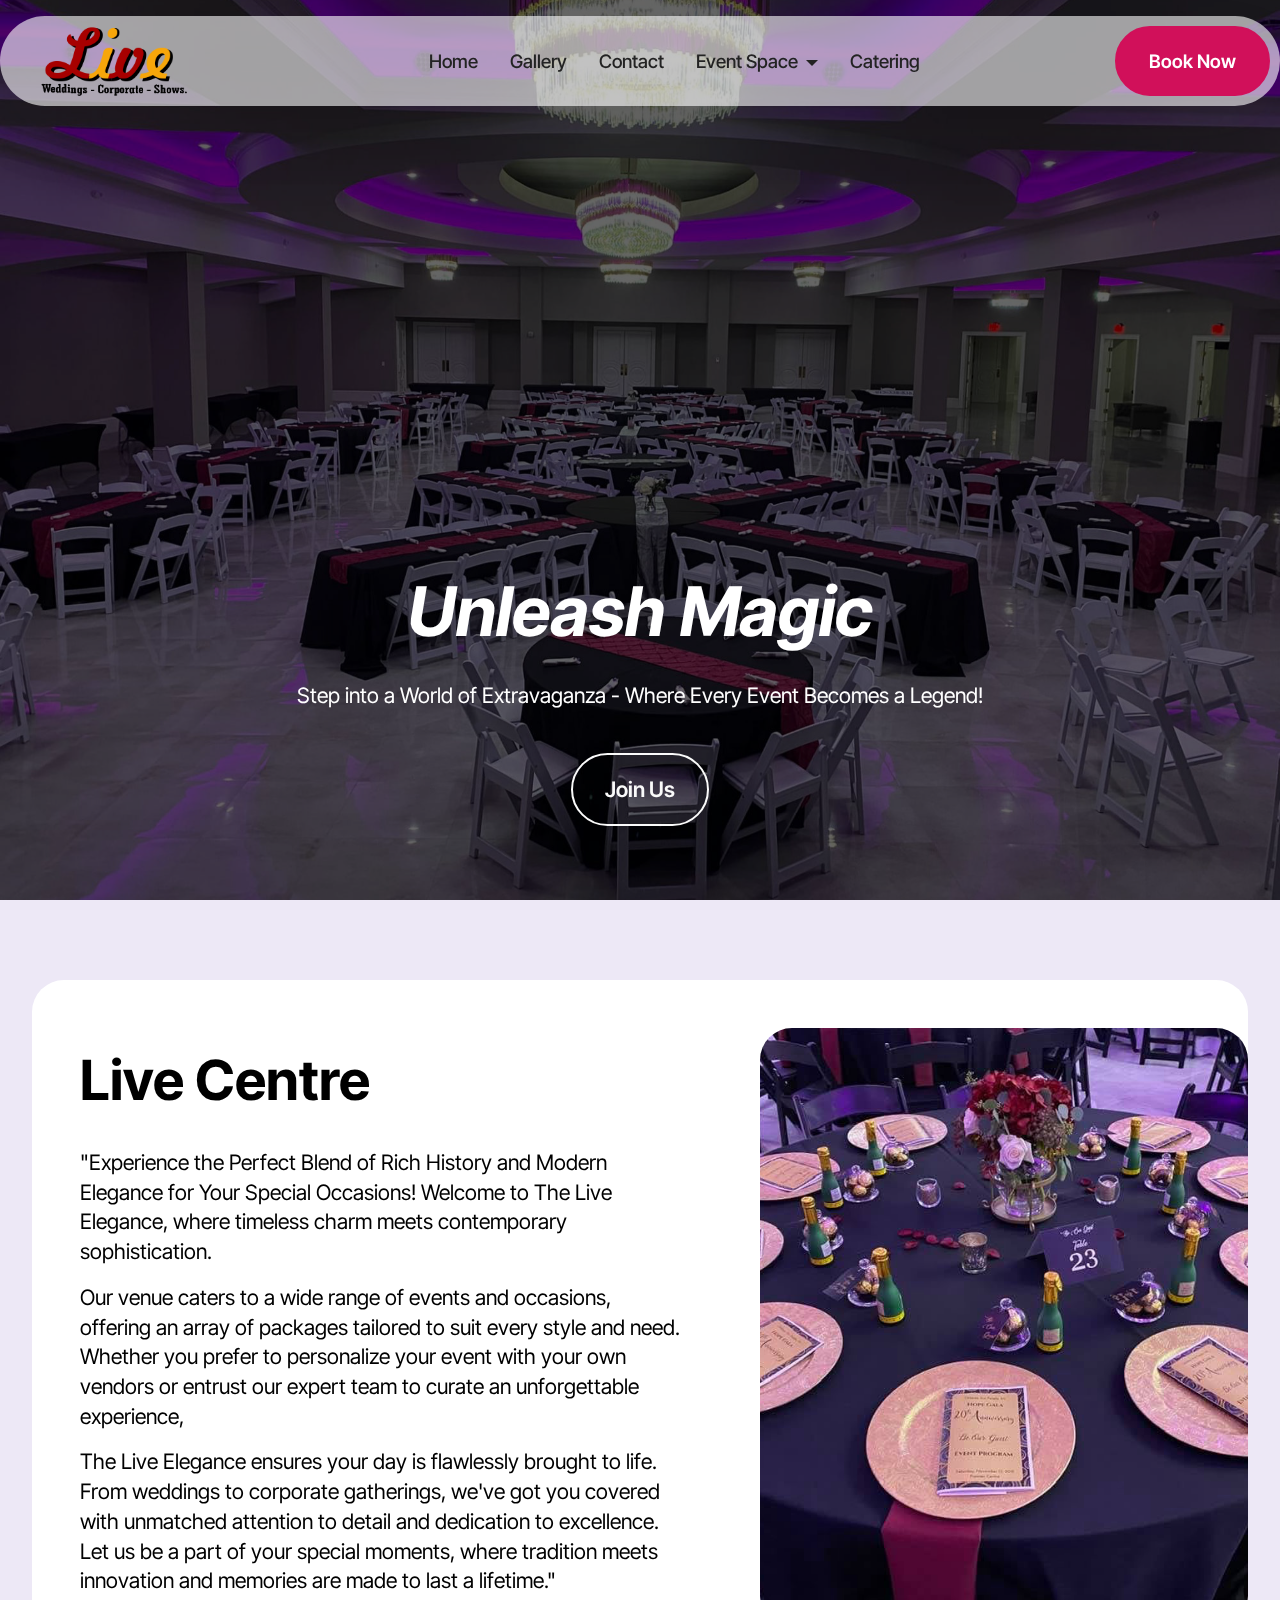
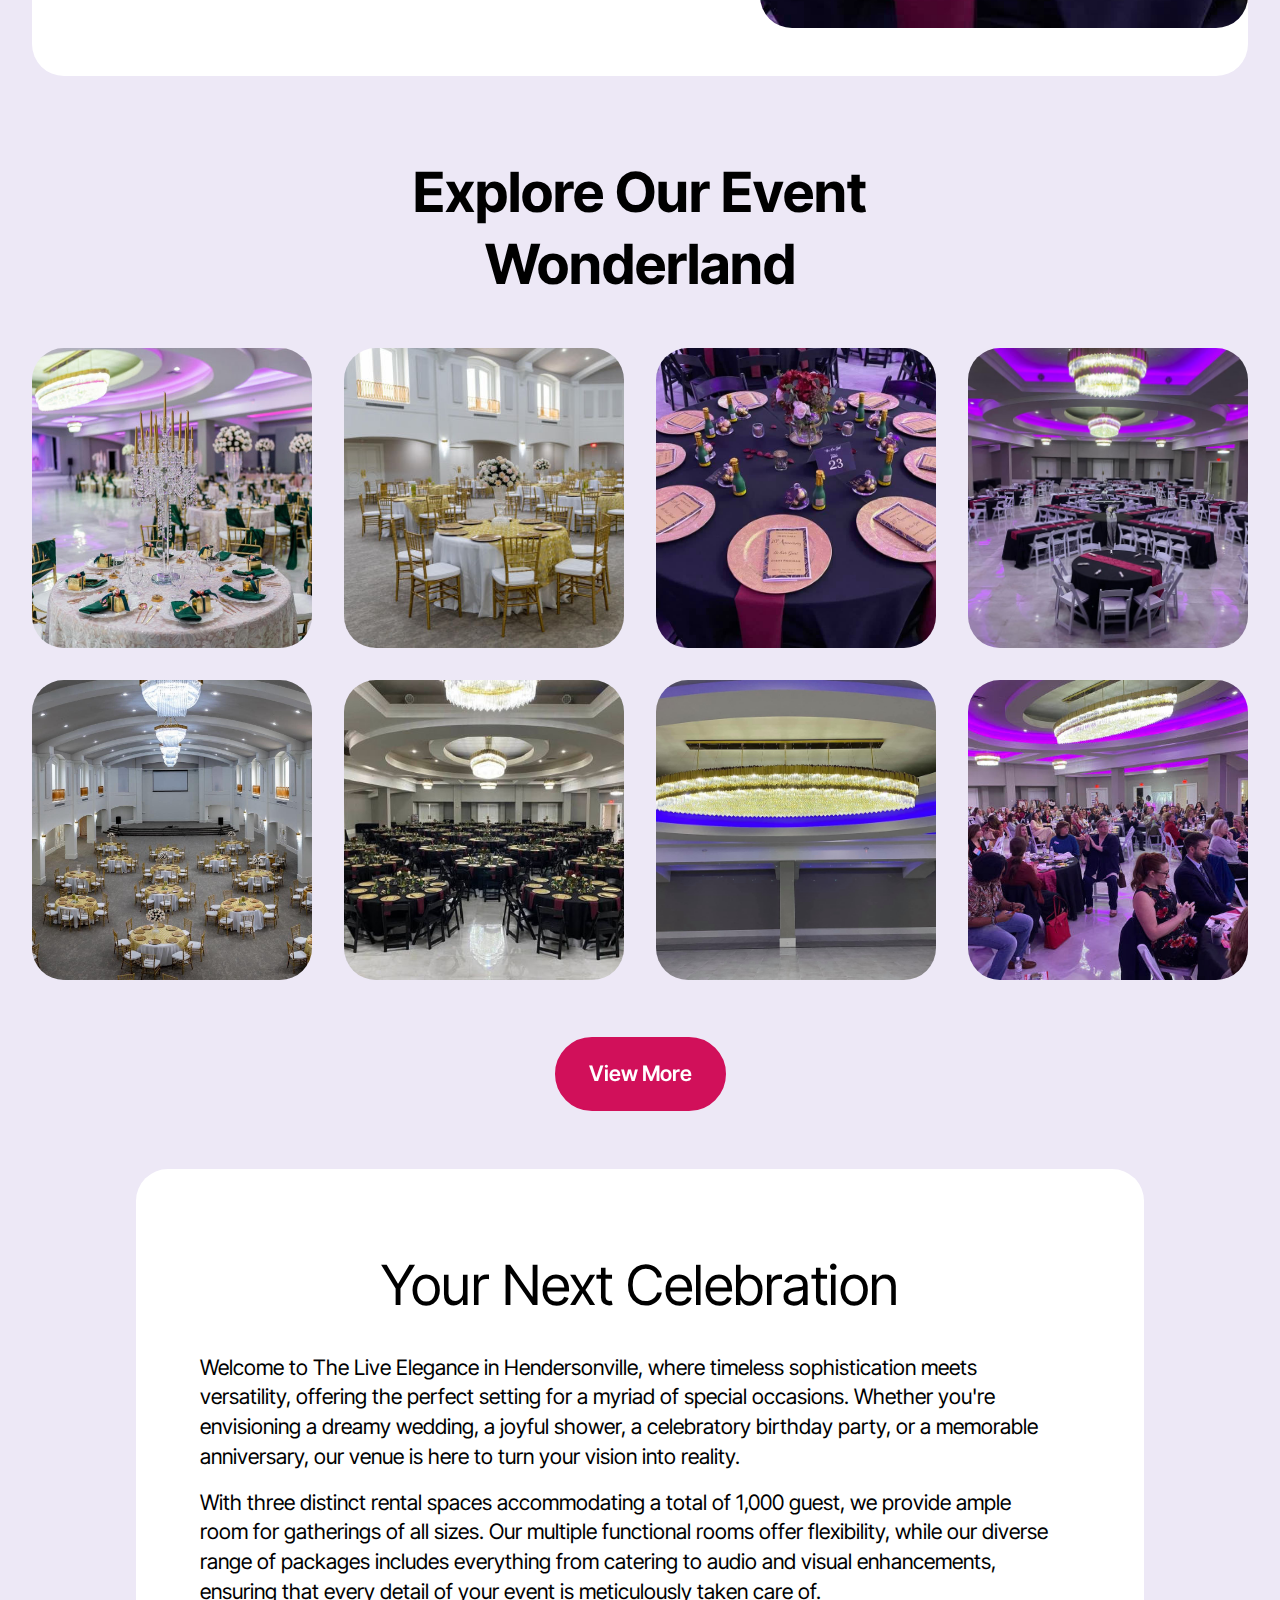
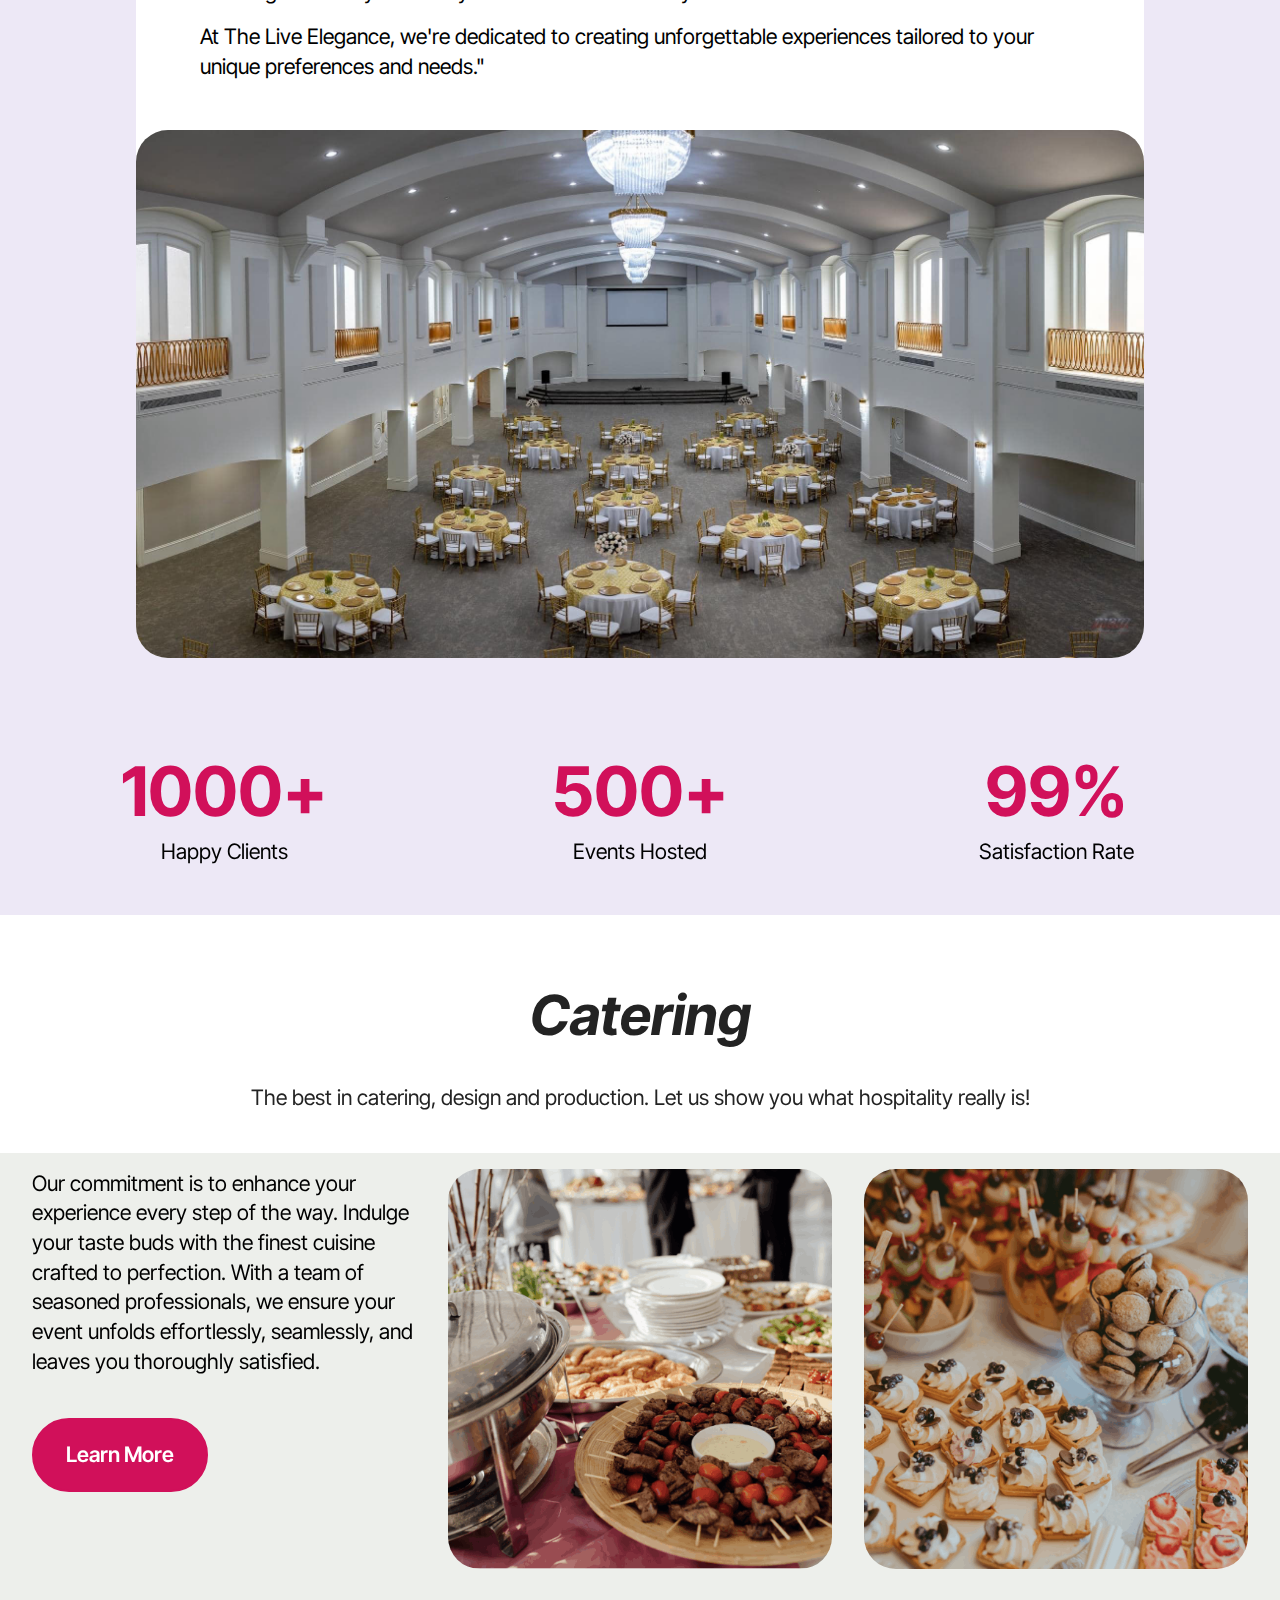
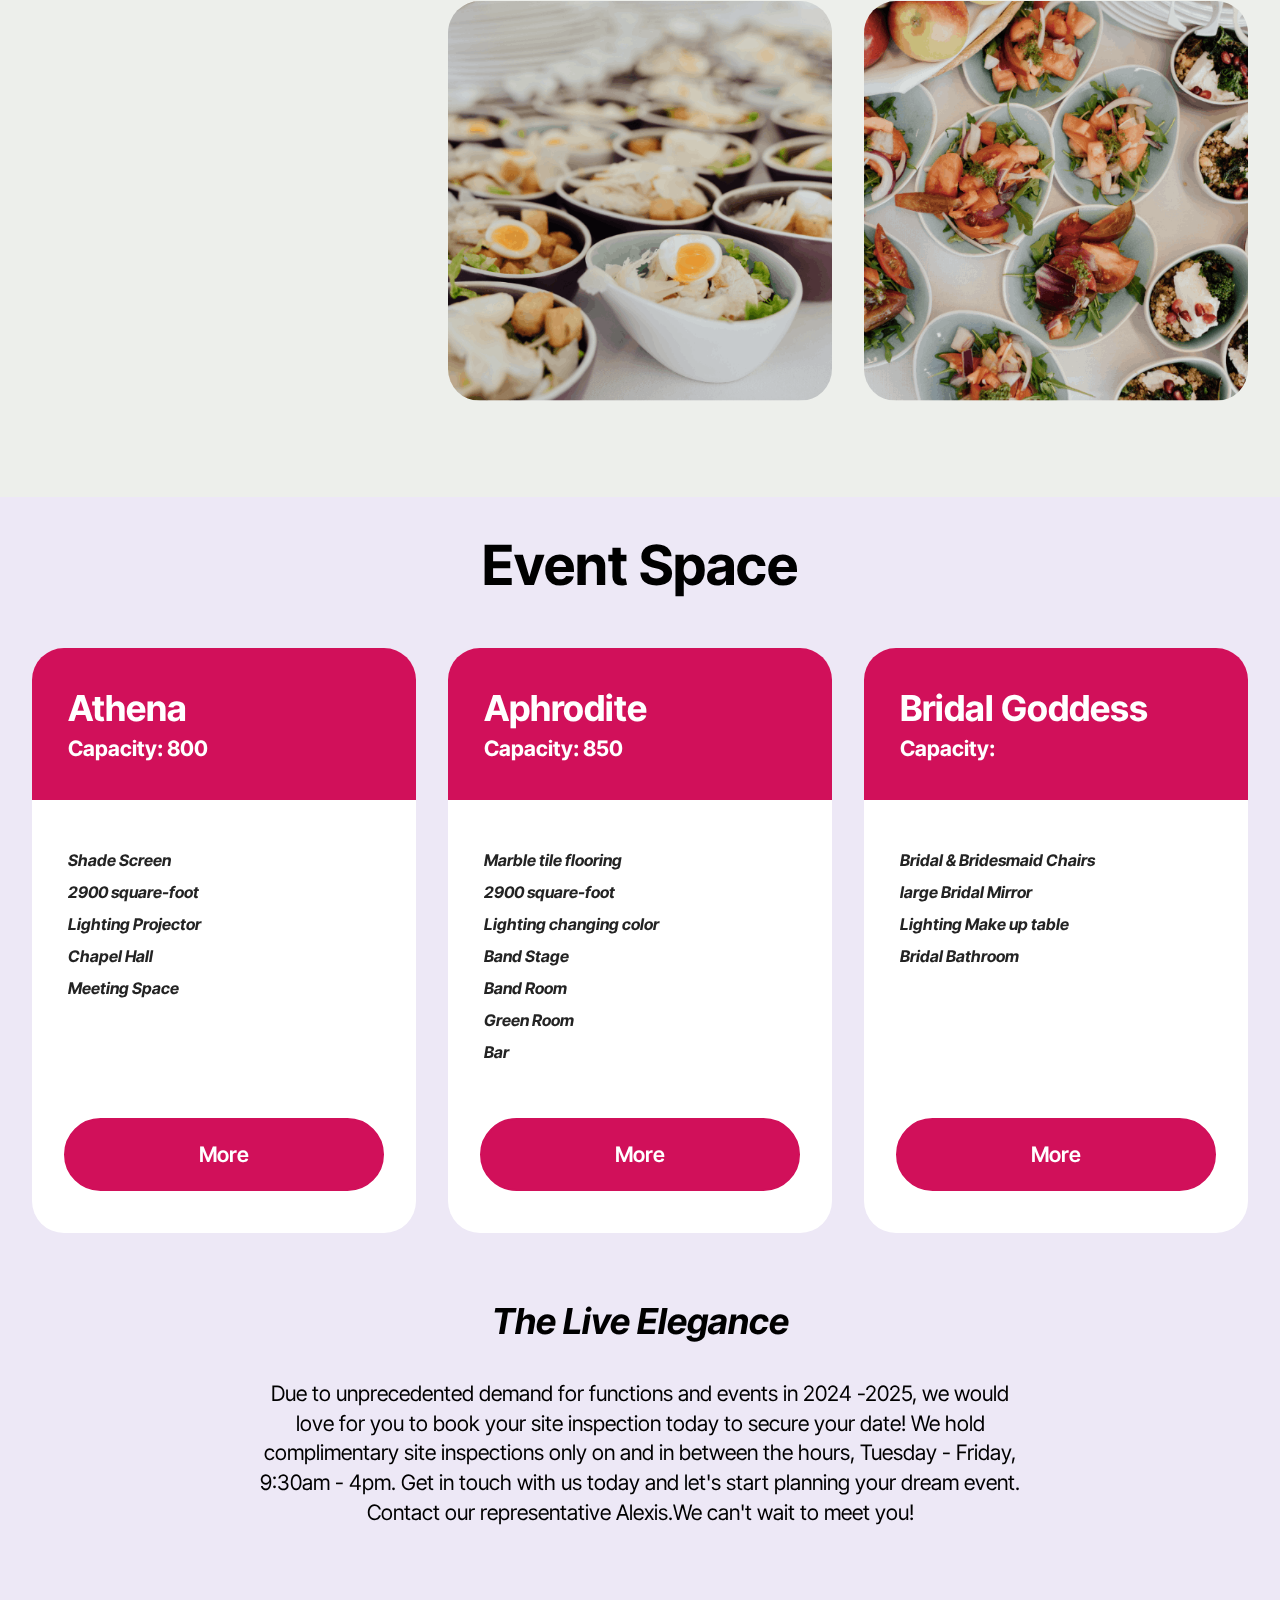
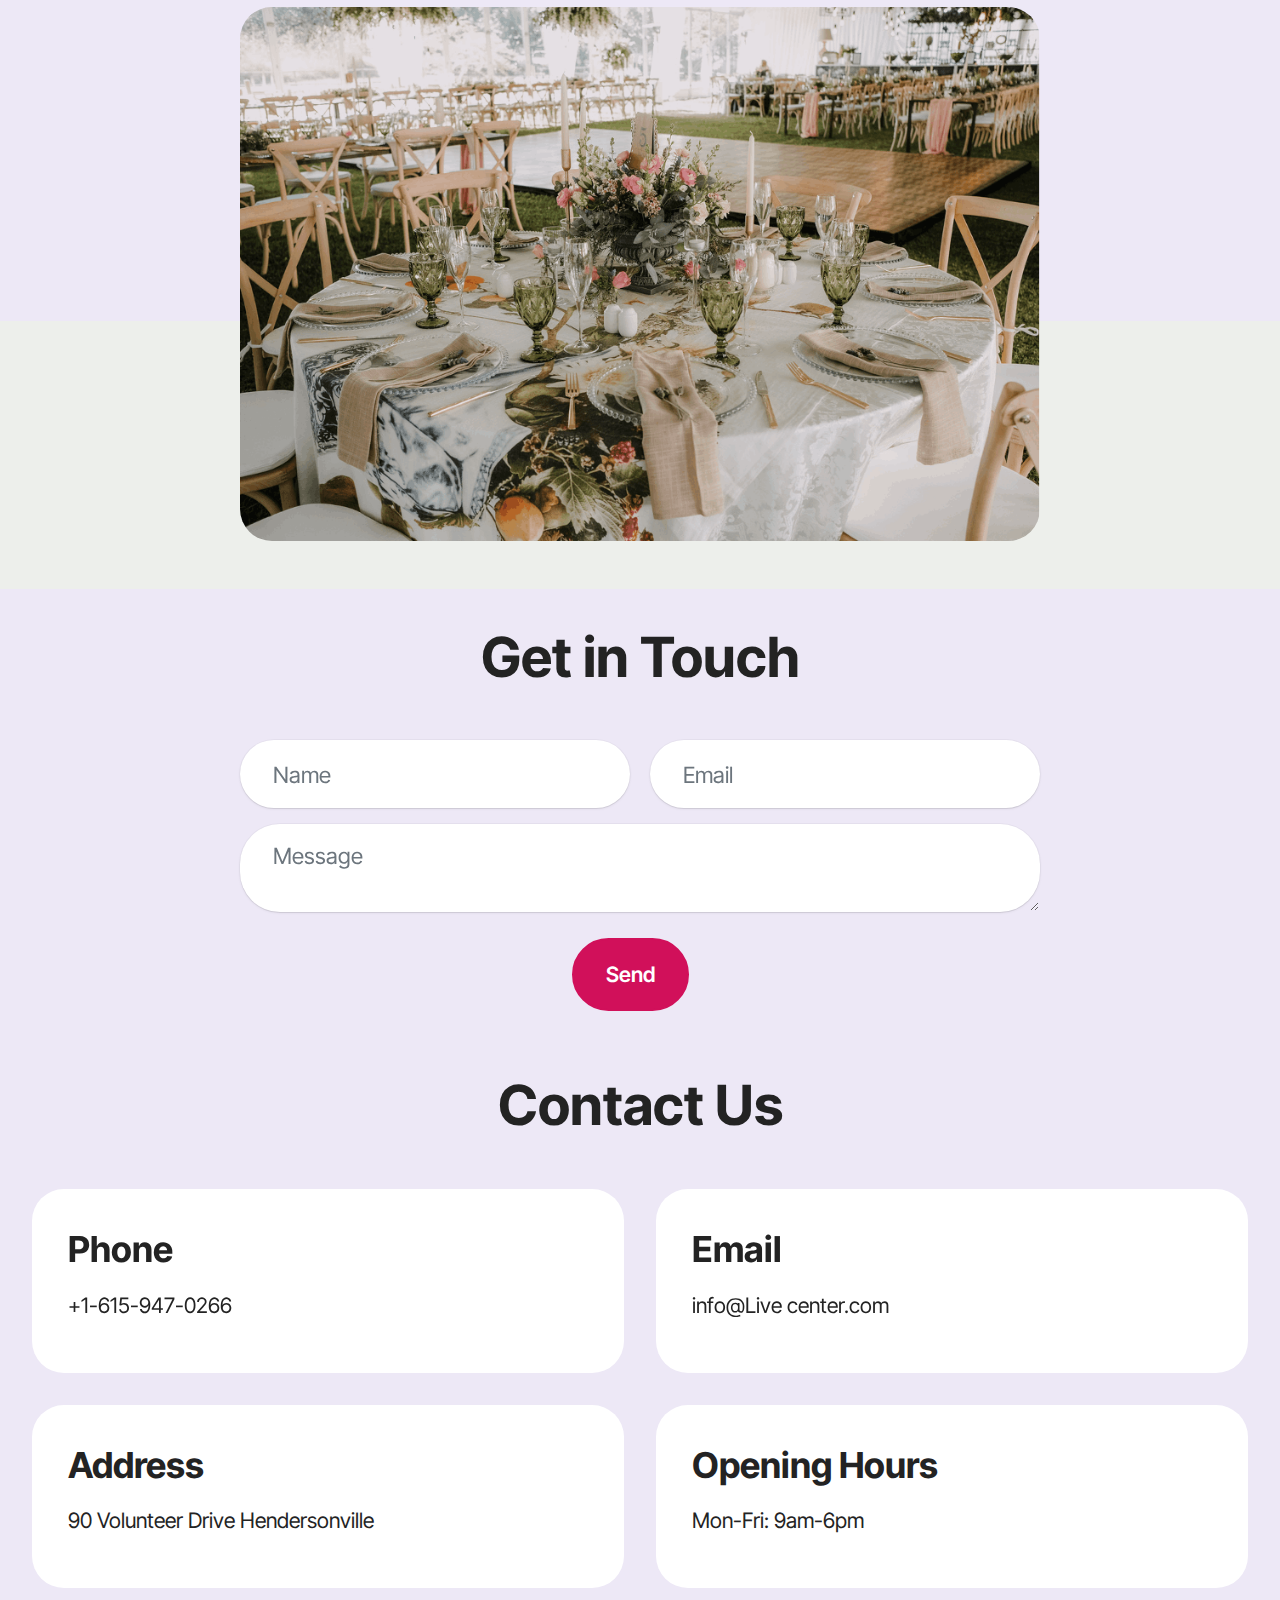
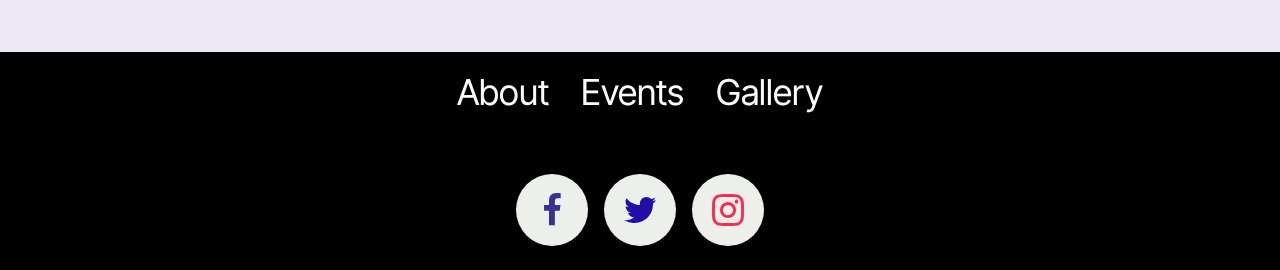
<file: index.html>
<!DOCTYPE html>
<html  >
<head>
  <meta charset="UTF-8">
  <meta http-equiv="X-UA-Compatible" content="IE=edge">
  <meta name="generator" content="Mobirise v5.9.17, mobirise.com">
  <meta name="viewport" content="width=device-width, initial-scale=1, minimum-scale=1">
  <link rel="shortcut icon" href="assets/images/uncle-logo2-287x160.png" type="image/x-icon">
  <meta name="description" content="Live  Centre Event Space offers a stunning venue for weddings, receptions, banquets, and more. Host your next event with us!">
  
  
  <title>Live Event Space</title>
  <link rel="stylesheet" href="assets/web/assets/mobirise-icons2/mobirise2.css">
  <link rel="stylesheet" href="assets/bootstrap/css/bootstrap.min.css">
  <link rel="stylesheet" href="assets/bootstrap/css/bootstrap-grid.min.css">
  <link rel="stylesheet" href="assets/bootstrap/css/bootstrap-reboot.min.css">
  <link rel="stylesheet" href="assets/parallax/jarallax.css">
  <link rel="stylesheet" href="assets/dropdown/css/style.css">
  <link rel="stylesheet" href="assets/socicon/css/styles.css">
  <link rel="stylesheet" href="assets/theme/css/style.css">
  <link rel="preload" href="https://fonts.googleapis.com/css2?family=Inter+Tight:wght@400;700&display=swap&display=swap" as="style" onload="this.onload=null;this.rel='stylesheet'">
  <noscript><link rel="stylesheet" href="https://fonts.googleapis.com/css2?family=Inter+Tight:wght@400;700&display=swap&display=swap"></noscript>
  <link rel="preload" as="style" href="assets/mobirise/css/mbr-additional.css?v=d5vdVZ"><link rel="stylesheet" href="assets/mobirise/css/mbr-additional.css?v=d5vdVZ" type="text/css">

  
  
  
</head>
<body>
  
  <section data-bs-version="5.1" class="menu menu2 cid-u70zuFxo0R" once="menu" id="menu-5-u70zuFxo0R">
	

	<nav class="navbar navbar-dropdown navbar-fixed-top navbar-expand-lg">
		<div class="container">
			<div class="navbar-brand">
				<span class="navbar-logo">
					<a href="http://index.html">
						<img src="assets/images/uncle-logo2-287x160.png" alt="" style="height: 7rem;">
					</a>
				</span>
			</div>
			<button class="navbar-toggler" type="button" data-toggle="collapse" data-bs-toggle="collapse" data-target="#navbarSupportedContent" data-bs-target="#navbarSupportedContent" aria-controls="navbarNavAltMarkup" aria-expanded="false" aria-label="Toggle navigation">
				<div class="hamburger">
					<span></span>
					<span></span>
					<span></span>
					<span></span>
				</div>
			</button>
			<div class="collapse navbar-collapse" id="navbarSupportedContent">
				<ul class="navbar-nav nav-dropdown" data-app-modern-menu="true"><li class="nav-item">
						<a class="nav-link link text-black text-primary display-4" href="index.html" aria-expanded="false">Home</a>
					</li><li class="nav-item"><a class="nav-link link text-black text-primary display-4" href="index.html#gallery06-v">Gallery</a></li>
					<li class="nav-item">
						<a class="nav-link link text-black text-primary display-4" href="index.html#contacts-1-u70zuFBSXh">Contact</a>
					</li><li class="nav-item dropdown"><a class="nav-link link text-black text-primary dropdown-toggle display-4" href="index.html#contacts-1-u70zuFBSXh" data-toggle="dropdown-submenu" data-bs-toggle="dropdown" data-bs-auto-close="outside" aria-expanded="false">Event Space</a><div class="dropdown-menu" aria-labelledby="dropdown-922"><a class="text-black text-primary dropdown-item display-4" href="Athena.html">Athena</a><a class="text-black text-primary dropdown-item display-4" href="Aphrodite.html">Aphrodite</a><a class="text-black text-primary show dropdown-item display-4" href="Bridal_Goddess.html">Bridal Goddess</a></div></li><li class="nav-item"><a class="nav-link link text-black text-primary show display-4" href="catering.html">Catering</a></li></ul>
				
				<div class="navbar-buttons mbr-section-btn"><a class="btn btn-primary display-4" href="tel:134578909776">Book Now</a></div>
			</div>
		</div>
	</nav>
</section>

<section data-bs-version="5.1" class="header16 cid-u70zuFxnnM mbr-fullscreen mbr-parallax-background" id="hero-17-u70zuFxnnM">
  
  <div class="mbr-overlay" style="opacity: 0.6; background-color: rgb(0, 0, 0);"></div>
  <div class="container-fluid">
    <div class="row">
      <div class="content-wrap col-12 col-md-12">
        <h1 class="mbr-section-title mbr-fonts-style mbr-white mb-4 display-1">
          <strong><em>Unleash Magic</em></strong>
        </h1>
        
        <p class="mbr-fonts-style mbr-text mbr-white mb-4 display-7">Step into a World of Extravaganza - Where Every Event Becomes a Legend!</p>
        <div class="mbr-section-btn"><a class="btn btn-white-outline display-7" href="index.html#contact-form-2-u70zuFBLPX">Join Us</a></div>
      </div>
    </div>
  </div>
</section>

<section data-bs-version="5.1" class="article05 cid-u70zuFx595" id="about-us-5-u70zuFx595">
  

  
  

  <div class="container">
    <div class="row justify-content-center align-items-center">
      <div class="col-12">
        <div class="card-wrapper">
          <div class="row">
            <div class="col-12 col-md-12 col-lg-5 image-wrapper">
              <img class="w-100" src="assets/images/257571977-125615299886264-6537704620160958358-n-960x720.jpg" alt="Live  Centre">
            </div>
            <div class="col-12 col-lg col-md-12">
              <div class="text-wrapper align-left">
                <h1 class="mbr-section-title mbr-fonts-style mb-4 display-2"><strong>Live  Centre</strong>
                </h1>
                <p class="mbr-text mbr-fonts-style mb-3 display-7">"Experience the Perfect Blend of Rich History and Modern
Elegance for Your Special Occasions!
Welcome to The Live  Elegance, where timeless charm
meets contemporary sophistication.&nbsp;&nbsp;</p>
                <p class="mbr-text mbr-fonts-style mb-3 display-7">Our venue caters to a wide range of events and occasions, offering an array of packages tailored to suit every style and need. Whether you prefer to personalize your event with your own vendors or entrust our expert team to curate an unforgettable experience,</p>
                <p class="mbr-text mbr-fonts-style display-7">The Live  Elegance ensures your day is flawlessly brought to life. From weddings to corporate gatherings, we've got you covered with unmatched attention to detail and dedication to excellence. Let us be a part of your special moments, where tradition meets innovation and memories are made to last a lifetime."</p>
                
              </div>
            </div>
          </div>
        </div>
      </div>
    </div>
  </div>
</section>

<section data-bs-version="5.1" class="gallery06 cid-u9mxlPDaN0" id="gallery06-v">
    
    
    <div class="container">
        <div class="row justify-content-center">
            <div class="col-12 content-head">
                <div class="mbr-section-head mb-5">
                    <h4 class="mbr-section-title mbr-fonts-style align-center mb-0 display-2"><strong>Explore Our Event Wonderland</strong></h4>
                    
                </div>
            </div>
        </div>
        <div class="row">
            <div class="item features-image col-12 col-md-6 col-lg-3 active">
                <div class="item-wrapper">
                    <div class="item-img">
                        <img src="assets/images/319644285-5686098381468629-2737537975859204961-n-816x544.jpg" alt="Gallery" title="" data-slide-to="0" data-bs-slide-to="0">
                    </div>
                </div>
            </div>
            <div class="item features-image col-12 col-md-6 col-lg-3">
                <div class="item-wrapper">
                    <div class="item-img">
                        <img src="assets/images/320929331-495531509388868-8748385758111742901-n-595x397.jpg" alt="Gallery" title="" data-slide-to="1" data-bs-slide-to="1">
                    </div>
                </div>
            </div>
            <div class="item features-image col-12 col-md-6 col-lg-3">
                <div class="item-wrapper">
                    <div class="item-img">
                        <img src="assets/images/257571977-125615299886264-6537704620160958358-n-960x720.jpg" alt="Gallery" title="" data-slide-to="2" data-bs-slide-to="2">
                    </div>
                </div>
            </div>
            <div class="item features-image col-12 col-md-6 col-lg-3">
                <div class="item-wrapper">
                    <div class="item-img">
                        <img src="assets/images/274262975-148573267590467-1226065469135155566-n-816x612.jpg" alt="Gallery" title="" data-slide-to="3" data-bs-slide-to="3">
                    </div>
                </div>
            </div>
            <div class="item features-image col-12 col-md-6 col-lg-3">
                <div class="item-wrapper">
                    <div class="item-img">
                        <img src="assets/images/320514263-2086607851548885-4342695156070627079-n-2048x1073.jpg" alt="Gallery" title="" data-slide-to="4" data-bs-slide-to="4">
                    </div>
                </div>
            </div>
            <div class="item features-image col-12 col-md-6 col-lg-3">
                <div class="item-wrapper">
                    <div class="item-img">
                        <img src="assets/images/257759147-125614933219634-5524056084572651303-n-595x446.jpg" alt="Gallery" title="" data-slide-to="5" data-bs-slide-to="5">
                    </div>
                </div>
            </div>
            <div class="item features-image col-12 col-md-6 col-lg-3">
                <div class="item-wrapper">
                    <div class="item-img">
                        <img src="assets/images/306787294-177612521440316-5414177741729104102-n-2048x1536.jpg" alt="Gallery" title="" data-slide-to="6" data-bs-slide-to="6">
                    </div>
                </div>
            </div>
            <div class="item features-image col-12 col-md-6 col-lg-3">
                <div class="item-wrapper">
                    <div class="item-img">
                        <img src="assets/images/274262855-148573287590465-9008054879863007153-n-595x446.jpg" alt="Gallery" title="" data-slide-to="7" data-bs-slide-to="7">
                    </div>
                </div>
            </div>

        </div>
        <div class="mbr-section-btn mt-4"><a class="btn btn-primary display-7" href="Gallery.html">View More</a></div>
    </div>
</section>

<section data-bs-version="5.1" class="article9 cid-u70zuFyvaO" id="generic-text-9-u70zuFyvaO">
  

  
  
  <div class="container">
    <div class="row justify-content-center">
      <div class="card col-md-12 col-lg-10">
        <div class="card-wrapper">
          <div class="card-content-text">
            <h3 class="card-title mbr-fonts-style mbr-white mt-3 mb-4 display-2">Your Next
Celebration</h3>
          <div class="row card-box align-left">
            <div class="item features-without-image col-12">
              <div class="item-wrapper">
                
                <p class="mbr-text mbr-fonts-style display-7">Welcome to The Live  Elegance in Hendersonville,
where timeless sophistication meets versatility,
offering the perfect setting for a myriad of special
occasions. Whether you're envisioning a dreamy
wedding, a joyful shower, a celebratory birthday party,
or a memorable anniversary, our venue is here to turn
your vision into reality.</p>
              </div>
            </div>
            <div class="item features-without-image col-12">
              <div class="item-wrapper">
                
                <p class="mbr-text mbr-fonts-style display-7">With three distinct rental
spaces accommodating a total of 1,000 guest, we
provide ample room for gatherings of all sizes. Our
multiple functional rooms offer flexibility, while our
diverse range of packages includes everything from
catering to audio and visual enhancements, ensuring
that every detail of your event is meticulously taken
care of.</p>
              </div>
            </div>
            <div class="item features-without-image col-12">
              <div class="item-wrapper">
                
                <p class="mbr-text mbr-fonts-style display-7">At The Live  Elegance, we're dedicated to
creating unforgettable experiences tailored to your
unique preferences and needs."</p>
              </div>
            </div>
          </div>
          </div>
          <div class="image-wrapper d-flex justify-content-center mt-3">
            <img src="assets/images/320514263-2086607851548885-4342695156070627079-n-2048x1073.jpg" alt="Live  Centre">
          </div>
        </div>
      </div>
    </div>
  </div>
</section>

<section data-bs-version="5.1" class="features10 cid-u70zuFzMFV" id="metrics-2-u70zuFzMFV">
  

  
  
  <div class="container">
    
    <div class="row justify-content-center">
      <div class="item features-without-image col-12 col-md-6 col-lg-4">
        <div class="item-wrapper">
          <div class="card-box align-left">
            
            <h5 class="card-title mbr-fonts-style display-1">
              <strong>1000+</strong>
            </h5>
            <p class="card-text mbr-fonts-style mb-3 display-7">Happy Clients</p>
            
          </div>
        </div>
      </div>
      <div class="item features-without-image col-12 col-md-6 col-lg-4">
        <div class="item-wrapper">
          <div class="card-box align-left">
            
            <h5 class="card-title mbr-fonts-style display-1">
              <strong>500+</strong>
            </h5>
            <p class="card-text mbr-fonts-style mb-3 display-7">Events Hosted</p>
            
          </div>
        </div>
      </div>
      <div class="item features-without-image col-12 col-md-6 col-lg-4">
        <div class="item-wrapper">
          <div class="card-box align-left">
            
            <h5 class="card-title mbr-fonts-style display-1">
              <strong>99%</strong>
            </h5>
            <p class="card-text mbr-fonts-style mb-3 display-7">Satisfaction Rate</p>
            
          </div>
        </div>
      </div>
    </div>
  </div>
</section>

<section data-bs-version="5.1" class="article11 cid-u7hQCeKfdh" id="article11-b">
    

    
    
    <div class="container">
        <div class="row justify-content-center">
            <div class="title col-md-12 col-lg-10">
                <h3 class="mbr-section-title mbr-fonts-style align-center mt-0 mb-0 display-2">
                <strong><em>Catering</em></strong></h3>
                <h4 class="mbr-section-subtitle align-center mbr-fonts-style mt-4 display-7">The best in catering, design and production. Let us show you what hospitality really is!</h4>
                
            </div>
        </div>
    </div>
</section>

<section data-bs-version="5.1" class="gallery09 cid-u7hJh2JN47" id="gallery09-a">
  

  

  <div class="container">
    <div class="row justify-content-center">
      <div class="col-12 col-md-12 col-lg-4 main-text">
        <div class="">
          
          <h6 class="mbr-section-subtitle mbr-fonts-style mt-0 mb-4 display-7">Our commitment is to enhance your experience every step of the way. Indulge your taste buds with the finest cuisine crafted to perfection. With a team of seasoned professionals, we ensure your event unfolds effortlessly, seamlessly, and leaves you thoroughly satisfied.</h6>
          <div class="mbr-section-btn mt-3 main-button"><a href="catering.html" class="btn item-btn btn-primary display-7">Learn More</a></div>
        </div>
      </div>

      <div class="col-lg-8 side-features row">
        <div class="item features-image col-12 col-md-6 col-lg-6 active">
          <div class="item-wrapper">
            <div class="item-img">
              <img src="assets/images/sasas-816x545.png" alt="Catering" title="" data-slide-to="1" data-bs-slide-to="1">
            </div>
            
          </div>
        </div>
        <div class="item features-image col-12 col-md-6 col-lg-6 active">
          <div class="item-wrapper">
            <div class="item-img">
              <img src="assets/images/xcc-816x544.png" alt="Catering" title="" data-slide-to="2" data-bs-slide-to="2">
            </div>
            
          </div>
        </div>
        <div class="item features-image col-12 col-md-6 col-lg-6 active">
          <div class="item-wrapper">
            <div class="item-img">
              <img src="assets/images/asa-816x545.png" alt="Catering" title="" data-slide-to="3" data-bs-slide-to="3">
            </div>
            
          </div>
        </div>
        <div class="item features-image col-12 col-md-6 col-lg-6 active">
          <div class="item-wrapper">
            <div class="item-img">
              <img src="assets/images/fg-816x545.png" alt="Catering" title="" data-slide-to="4" data-bs-slide-to="4">
            </div>
            
          </div>
        </div>
      </div>
    </div>
  </div>
</section>

<section data-bs-version="5.1" class="pricing1 cid-u70zuFzxa2" id="pricing-cards-1-u70zuFzxa2">
    
    
    <div class="container-fluid">
        <div class="row justify-content-center">
            <div class="col-12 content-head">
                <div class="mbr-section-head mb-5">
                    <h4 class="mbr-section-title mbr-fonts-style align-center mb-0 display-2">
                        <strong>Event Space</strong></h4>
                    
                </div>
            </div>
        </div>
        <div class="row">
            <div class="item features-without-image col-12 col-md-6 col-lg-4 item-mb active">
                <div class="item-wrapper">
                    <div class="item-head">
                        <h5 class="item-title mbr-fonts-style mb-0 display-5">
                            <strong>Athena</strong>
                        </h5>
                        <h6 class="item-subtitle mbr-fonts-style mt-0 mb-0 display-7"><strong>Capacity: 800</strong></h6>
                    </div>
                    <div class="item-content">
                        <p class="mbr-text mbr-fonts-style display-7"></p><p><strong><em>Shade Screen</em></strong><br><strong><em><br>2900 square-foot</em></strong><br><strong><em><br></em></strong><strong><em>Lighting
Projector</em></strong><br><strong><em><br></em></strong><strong><em>Chapel Hall</em></strong><br><strong><em>
<br>Meeting Space</em></strong></p><p></p>
                    </div>
                    <div class="mbr-section-btn item-footer"><a href="Athena.html" class="btn item-btn btn-primary display-7">More</a></div>
                </div>
            </div>
            <div class="item features-without-image col-12 col-md-6 col-lg-4 item-mb">
                <div class="item-wrapper">
                    <div class="item-head">
                        <h5 class="item-title mbr-fonts-style mb-0 display-5">
                            <strong>Aphrodite</strong>
                        </h5>
                        <h6 class="item-subtitle mbr-fonts-style mt-0 mb-0 display-7"><strong>Capacity: 850</strong></h6>
                    </div>
                    <div class="item-content">
                        <p class="mbr-text mbr-fonts-style display-7"></p><p><strong><em>Marble tile flooring<br><br>2900 square-foot<br><br>Lighting changing color<br><br>Band Stage<br><br>Band Room<br><br>Green Room<br><br>Bar</em></strong></p><p></p>
                    </div>
                    <div class="mbr-section-btn item-footer"><a href="Aphrodite.html" class="btn item-btn btn-primary display-7">More</a></div>
                </div>
            </div>

            <div class="item features-without-image col-12 col-md-6 col-lg-4 item-mb">
                <div class="item-wrapper">
                    <div class="item-head">
                        <h5 class="item-title mbr-fonts-style mb-0 display-5"><strong>Bridal Goddess</strong></h5>
                        <h6 class="item-subtitle mbr-fonts-style mt-0 mb-0 display-7"><strong>Capacity:&nbsp;</strong></h6>
                    </div>
                    <div class="item-content">
                        <p class="mbr-text mbr-fonts-style display-7"></p><p><em style=""><strong>Bridal &amp; Bridesmaid Chairs<br><br>large Bridal Mirror<br><br>Lighting
Make up table<br><br>Bridal Bathroom</strong></em></p><p></p>
                    </div>
                    <div class="mbr-section-btn item-footer"><a href="Bridal_Goddess.html" class="btn item-btn btn-primary display-7">More</a></div>
                </div>
            </div>

            
        </div>
    </div>
</section>

<section data-bs-version="5.1" class="header5 cid-u7hTgjYSoN" id="header05-d">
	

	
	
	<div class="topbg"></div>
	<div class="align-center container-fluid">
		<div class="row justify-content-center">
			<div class="col-md-12 content-head">
				<h1 class="mbr-section-title mbr-fonts-style mb-4 display-5">
					<em><strong>The Live  Elegance</strong></em></h1>
				<p class="mbr-text mbr-fonts-style mb-4 display-7">Due to unprecedented demand for functions and events in 2024 -2025, we would love for you to book your site inspection today to secure your date! We hold complimentary site inspections only on and in between the hours, Tuesday - Friday, 9:30am - 4pm. Get in touch with us today and let's start planning your dream event. Contact our representative Alexis.We can't wait to meet you!
				</p>
				
			</div>
		</div>
		<div class="row mt-5 justify-content-center">
			<div class="col-12 col-lg-8">
				<img src="assets/images/ass-941x627.png" alt="Live " title="">
			</div>
		</div>
	</div>
</section>

<section data-bs-version="5.1" class="form5 cid-u70zuFBLPX" id="contact-form-2-u70zuFBLPX">
    
    
    <div class="container">
        <div class="row justify-content-center">
            <div class="col-12 content-head">
                <div class="mbr-section-head mb-5">
                    <h3 class="mbr-section-title mbr-fonts-style align-center mb-0 display-2">
                        <strong>Get in Touch</strong>
                    </h3>
                    
                </div>
            </div>
        </div>
        <div class="row justify-content-center">
            <div class="col-lg-8 mx-auto mbr-form" data-form-type="formoid">
                <form action="https://mobirise.eu/" method="POST" class="mbr-form form-with-styler" data-form-title="Form Name"><input type="hidden" name="email" data-form-email="true" value="rTweMTNzOT+K04Z/kWBCX4oL+wGXgESb7Zbd/JaZjsDI8EFdZAhRGukpEV8weX8vpjyrPB5Own9MkkFn3G++CXxCQZR4VBxbk8CHm4W3Av1r7RHiT3Xf37xXfG1lTSRo">
                    <div class="row">
                        <div hidden="hidden" data-form-alert="" class="alert alert-success col-12">Thanks for filling out the form!</div>
                        <div hidden="hidden" data-form-alert-danger="" class="alert alert-danger col-12">
                            Oops...! some problem!
                        </div>
                    </div>
                    <div class="dragArea row">
                        <div class="col-md col-sm-12 form-group mb-3" data-for="name">
                            <input type="text" name="name" placeholder="Name" data-form-field="name" class="form-control" value="" id="name-contact-form-2-u70zuFBLPX">
                        </div>
                        <div class="col-md col-sm-12 form-group mb-3" data-for="email">
                            <input type="email" name="email" placeholder="Email" data-form-field="email" class="form-control" value="" id="email-contact-form-2-u70zuFBLPX">
                        </div>
                        <div class="col-12 form-group mb-3" data-for="textarea">
                            <textarea name="textarea" placeholder="Message" data-form-field="textarea" class="form-control" id="textarea-contact-form-2-u70zuFBLPX"></textarea>
                        </div>
                        <div class="col-lg-12 col-md-12 col-sm-12 align-center mbr-section-btn"><button type="submit" class="btn btn-primary display-7">Send</button></div>
                    </div>
                </form>
            </div>
        </div>
    </div>
</section>

<section data-bs-version="5.1" class="contacts01 cid-u70zuFBSXh" id="contacts-1-u70zuFBSXh">
    

    
    
    <div class="container">
        <div class="row justify-content-center">
            <div class="col-12 content-head">
                <div class="mbr-section-head mb-5">
                    <h3 class="mbr-section-title mbr-fonts-style align-center mb-0 display-2">
                        <strong>Contact Us</strong>
                    </h3>
                    
                </div>
            </div>
        </div>
        <div class="row">
            <div class="item features-without-image col-12 col-md-6 active">
                <div class="item-wrapper">
                    <div class="text-wrapper">
                        <h6 class="card-title mbr-fonts-style mb-3 display-5">
                            <strong>Phone</strong>
                        </h6>
                        <p class="mbr-text mbr-fonts-style display-7">+1-615-947-0266</p>
                    </div>
                </div>
            </div>
            <div class="item features-without-image col-12 col-md-6">
                <div class="item-wrapper">
                    <div class="text-wrapper">
                        <h6 class="card-title mbr-fonts-style mb-3 display-5">
                            <strong>Email</strong>
                        </h6>
                        <p class="mbr-text mbr-fonts-style display-7">
                            <a href="mailto:info@Live eventspace.com" class="text-black">info@Live center.com</a>
                        </p>
                    </div>
                </div>
            </div>
            <div class="item features-without-image col-12 col-md-6">
                <div class="item-wrapper">
                    <div class="text-wrapper">
                        <h6 class="card-title mbr-fonts-style mb-3 display-5">
                            <strong>Address</strong>
                        </h6>
                        <p class="mbr-text mbr-fonts-style display-7">90 Volunteer Drive&nbsp;Hendersonville </p>
                    </div>
                </div>
            </div>
            <div class="item features-without-image col-12 col-md-6">
                <div class="item-wrapper">
                    <div class="text-wrapper">
                        <h6 class="card-title mbr-fonts-style mb-3 display-5">
                            <strong>Opening Hours</strong>
                        </h6>
                        <p class="mbr-text mbr-fonts-style display-7">Mon-Fri: 9am-6pm</p>
                    </div>
                </div>
            </div>
        </div>
    </div>
</section>

<section data-bs-version="5.1" class="footer3 cid-u70zuFBSfb" once="footers" id="footer-3-u70zuFBSfb">

        

    

    <div class="container">
        <div class="row">
            <div class="row-links">
                <ul class="header-menu">
                  
                  
                  
                  
                <li class="header-menu-item mbr-fonts-style display-5">
                    <a href="index.html#about-us-5-u70zuFx595" class="text-white text-primary">About</a>
                  </li><li class="header-menu-item mbr-fonts-style display-5">
                    <a href="index.html#pricing-cards-1-u70zuFzxa2" class="text-white text-primary">Events</a>
                  </li><li class="header-menu-item mbr-fonts-style display-5">
                    <a href="index.html#gallery06-v" class="text-white text-primary">Gallery</a>
                  </li></ul>
              </div>

            <div class="col-12 mt-4">
                <div class="social-row">
                    <div class="soc-item">
                        <a href="https://www.facebook.com/profile.php?id=100075747082232">
                            <span class="mbr-iconfont display-7 socicon-facebook socicon" style="color: rgb(57, 49, 147); fill: rgb(57, 49, 147);"></span>
                        </a>
                    </div>
                    <div class="soc-item">
                        <a href="https://www.facebook.com/profile.php?id=100075747082232" target="_blank">
                            <span class="mbr-iconfont socicon-twitter socicon" style="color: rgb(33, 14, 167); fill: rgb(33, 14, 167);"></span>
                        </a>
                    </div>
                    <div class="soc-item">
                        <a href="https://www.facebook.com/profile.php?id=100075747082232" target="_blank">
                            <span class="mbr-iconfont socicon-instagram socicon" style="color: rgb(249, 44, 80); fill: rgb(249, 44, 80);"></span>
                        </a>
                    </div>
                    
                    
                </div>
            </div>
            
        </div>
    </div>
</section>
<script src="assets/bootstrap/js/bootstrap.bundle.min.js"></script>  <script src="assets/parallax/jarallax.js"></script>  <script src="assets/smoothscroll/smooth-scroll.js"></script>  <script src="assets/ytplayer/index.js"></script>  <script src="assets/dropdown/js/navbar-dropdown.js"></script>  <script src="assets/theme/js/script.js"></script>  <script src="assets/formoid/formoid.min.js"></script>  
  
  
</body>
</html>
</file>
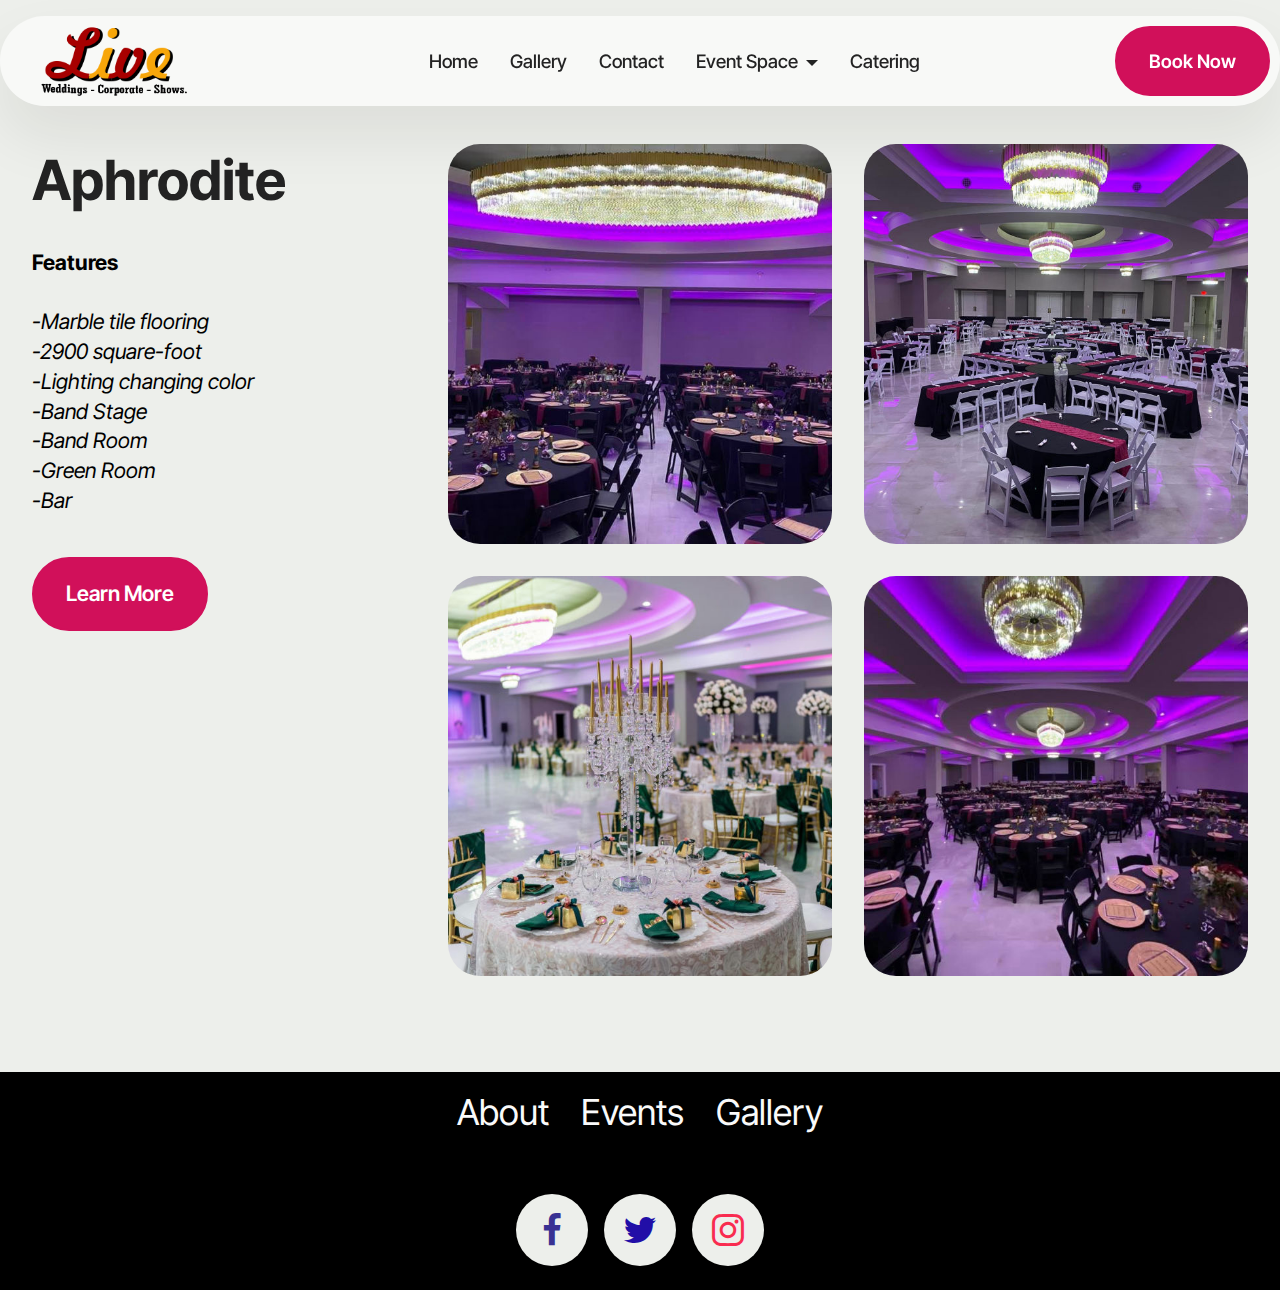
<file: Aphrodite.html>
<!DOCTYPE html>
<html  >
<head>
  <meta charset="UTF-8">
  <meta http-equiv="X-UA-Compatible" content="IE=edge">
  <meta name="generator" content="Mobirise v5.9.17, mobirise.com">
  <meta name="viewport" content="width=device-width, initial-scale=1, minimum-scale=1">
  <link rel="shortcut icon" href="assets/images/uncle-logo2-287x160.png" type="image/x-icon">
  <meta name="description" content="Live  Centre Event Space offers a stunning venue for weddings, receptions, banquets, and more. Host your next event with us!">
  
  
  <title>Aphrodite</title>
  <link rel="stylesheet" href="assets/web/assets/mobirise-icons2/mobirise2.css">
  <link rel="stylesheet" href="assets/bootstrap/css/bootstrap.min.css">
  <link rel="stylesheet" href="assets/bootstrap/css/bootstrap-grid.min.css">
  <link rel="stylesheet" href="assets/bootstrap/css/bootstrap-reboot.min.css">
  <link rel="stylesheet" href="assets/dropdown/css/style.css">
  <link rel="stylesheet" href="assets/socicon/css/styles.css">
  <link rel="stylesheet" href="assets/theme/css/style.css">
  <link rel="preload" href="https://fonts.googleapis.com/css2?family=Inter+Tight:wght@400;700&display=swap&display=swap" as="style" onload="this.onload=null;this.rel='stylesheet'">
  <noscript><link rel="stylesheet" href="https://fonts.googleapis.com/css2?family=Inter+Tight:wght@400;700&display=swap&display=swap"></noscript>
  <link rel="preload" as="style" href="assets/mobirise/css/mbr-additional.css?v=naEgTZ"><link rel="stylesheet" href="assets/mobirise/css/mbr-additional.css?v=naEgTZ" type="text/css">

  
  
  
</head>
<body>
  
  <section data-bs-version="5.1" class="menu menu2 cid-u7i1MktwUo" once="menu" id="menu02-f">
	

	<nav class="navbar navbar-dropdown navbar-fixed-top navbar-expand-lg">
		<div class="container">
			<div class="navbar-brand">
				<span class="navbar-logo">
					<a href="http://index.html">
						<img src="assets/images/uncle-logo2-287x160.png" alt="" style="height: 7rem;">
					</a>
				</span>
			</div>
			<button class="navbar-toggler" type="button" data-toggle="collapse" data-bs-toggle="collapse" data-target="#navbarSupportedContent" data-bs-target="#navbarSupportedContent" aria-controls="navbarNavAltMarkup" aria-expanded="false" aria-label="Toggle navigation">
				<div class="hamburger">
					<span></span>
					<span></span>
					<span></span>
					<span></span>
				</div>
			</button>
			<div class="collapse navbar-collapse" id="navbarSupportedContent">
				<ul class="navbar-nav nav-dropdown" data-app-modern-menu="true"><li class="nav-item">
						<a class="nav-link link text-black text-primary display-4" href="index.html" aria-expanded="false">Home</a>
					</li><li class="nav-item"><a class="nav-link link text-black text-primary display-4" href="index.html#gallery06-v">Gallery</a></li>
					<li class="nav-item">
						<a class="nav-link link text-black text-primary display-4" href="index.html#contacts-1-u70zuFBSXh">Contact</a>
					</li><li class="nav-item dropdown"><a class="nav-link link text-black text-primary dropdown-toggle display-4" href="index.html#contacts-1-u70zuFBSXh" data-toggle="dropdown-submenu" data-bs-toggle="dropdown" data-bs-auto-close="outside" aria-expanded="false">Event Space</a><div class="dropdown-menu" aria-labelledby="dropdown-922"><a class="text-black text-primary dropdown-item display-4" href="Athena.html">Athena</a><a class="text-black text-primary dropdown-item display-4" href="Aphrodite.html">Aphrodite</a><a class="text-black text-primary show dropdown-item display-4" href="Bridal_Goddess.html">Bridal Goddess</a></div></li><li class="nav-item"><a class="nav-link link text-black text-primary show display-4" href="catering.html">Catering</a></li></ul>
				
				<div class="navbar-buttons mbr-section-btn"><a class="btn btn-primary display-4" href="tel:134578909776">Book Now</a></div>
			</div>
		</div>
	</nav>
</section>

<section data-bs-version="5.1" class="gallery09 cid-u7i1MlD03f" id="gallery09-g">
  

  

  <div class="container">
    <div class="row justify-content-center">
      <div class="col-12 col-md-12 col-lg-4 main-text">
        <div class="">
          <h5 class="mbr-section-title mbr-fonts-style mt-0 mb-4 display-2"><strong>Aphrodite</strong></h5>
          <h6 class="mbr-section-subtitle mbr-fonts-style mt-0 mb-4 display-7"><strong>Features</strong><br><strong> </strong><br><em>-Marble tile flooring</em><br><em>-2900 square-foot</em><br><em>-Lighting changing color</em><br><em>-Band Stage</em><br><em>-Band Room</em><em><br></em><em>-Green Room</em><br><em>-Bar</em></h6>
          <div class="mbr-section-btn mt-3 main-button"><a href="index.html#contact-form-2-u70zuFBLPX" class="btn item-btn btn-primary display-7">Learn More</a></div>
        </div>
      </div>

      <div class="col-lg-8 side-features row">
        <div class="item features-image col-12 col-md-6 col-lg-6 active">
          <div class="item-wrapper">
            <div class="item-img">
              <img src="assets/images/257951922-125615269886267-4258924846968906028-n-816x612.jpg" alt="Aphrodite" title="" data-slide-to="1" data-bs-slide-to="1">
            </div>
            
          </div>
        </div>
        <div class="item features-image col-12 col-md-6 col-lg-6 active">
          <div class="item-wrapper">
            <div class="item-img">
              <img src="assets/images/274262975-148573267590467-1226065469135155566-n-816x612.jpg" alt="Aphrodite" title="" data-slide-to="2" data-bs-slide-to="2">
            </div>
            
          </div>
        </div>
        <div class="item features-image col-12 col-md-6 col-lg-6 active">
          <div class="item-wrapper">
            <div class="item-img">
              <img src="assets/images/319644285-5686098381468629-2737537975859204961-n-816x544.jpg" alt="Aphrodite" title="" data-slide-to="3" data-bs-slide-to="3">
            </div>
            
          </div>
        </div>
        <div class="item features-image col-12 col-md-6 col-lg-6 active">
          <div class="item-wrapper">
            <div class="item-img">
              <img src="assets/images/257694360-125615086552952-8278875321255397560-n-816x612.jpg" alt="Aphrodite" title="" data-slide-to="4" data-bs-slide-to="4">
            </div>
            
          </div>
        </div>
      </div>
    </div>
  </div>
</section>

<section data-bs-version="5.1" class="footer3 cid-u7i1Mmzurx" once="footers" id="footer03-h">

        

    

    <div class="container">
        <div class="row">
            <div class="row-links">
                <ul class="header-menu">
                  
                  
                  
                  
                <li class="header-menu-item mbr-fonts-style display-5">
                    <a href="index.html#about-us-5-u70zuFx595" class="text-white text-primary">About</a>
                  </li><li class="header-menu-item mbr-fonts-style display-5">
                    <a href="index.html#pricing-cards-1-u70zuFzxa2" class="text-white text-primary">Events</a>
                  </li><li class="header-menu-item mbr-fonts-style display-5">
                    <a href="index.html#gallery06-v" class="text-white text-primary">Gallery</a>
                  </li></ul>
              </div>

            <div class="col-12 mt-4">
                <div class="social-row">
                    <div class="soc-item">
                        <a href="https://www.facebook.com/profile.php?id=100075747082232">
                            <span class="mbr-iconfont display-7 socicon-facebook socicon" style="color: rgb(57, 49, 147); fill: rgb(57, 49, 147);"></span>
                        </a>
                    </div>
                    <div class="soc-item">
                        <a href="https://www.facebook.com/profile.php?id=100075747082232" target="_blank">
                            <span class="mbr-iconfont socicon-twitter socicon" style="color: rgb(33, 14, 167); fill: rgb(33, 14, 167);"></span>
                        </a>
                    </div>
                    <div class="soc-item">
                        <a href="https://www.facebook.com/profile.php?id=100075747082232" target="_blank">
                            <span class="mbr-iconfont socicon-instagram socicon" style="color: rgb(249, 44, 80); fill: rgb(249, 44, 80);"></span>
                        </a>
                    </div>
                    
                    
                </div>
            </div>
            
        </div>
    </div>
</section>
<script src="assets/bootstrap/js/bootstrap.bundle.min.js"></script>  <script src="assets/smoothscroll/smooth-scroll.js"></script>  <script src="assets/ytplayer/index.js"></script>  <script src="assets/dropdown/js/navbar-dropdown.js"></script>  <script src="assets/theme/js/script.js"></script>  
  
  
</body>
</html>
</file>
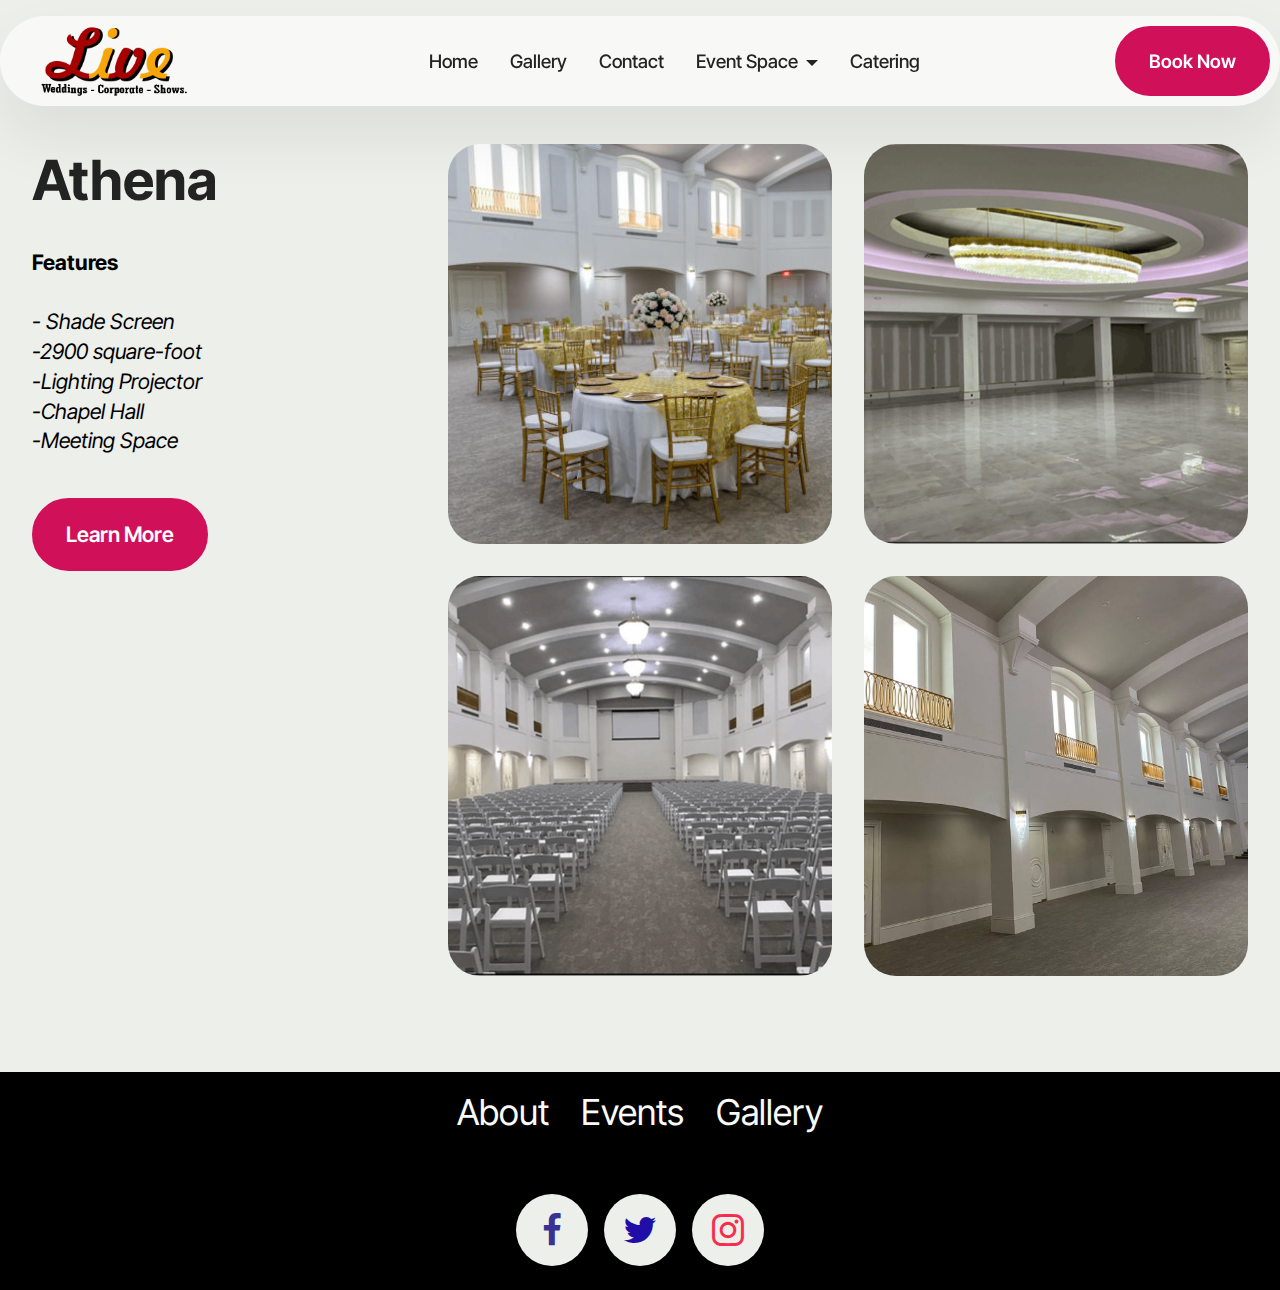
<file: Athena.html>
<!DOCTYPE html>
<html  >
<head>
  <meta charset="UTF-8">
  <meta http-equiv="X-UA-Compatible" content="IE=edge">
  <meta name="generator" content="Mobirise v5.9.17, mobirise.com">
  <meta name="viewport" content="width=device-width, initial-scale=1, minimum-scale=1">
  <link rel="shortcut icon" href="assets/images/uncle-logo2-287x160.png" type="image/x-icon">
  <meta name="description" content="Live  Centre Event Space offers a stunning venue for weddings, receptions, banquets, and more. Host your next event with us!">
  
  
  <title>Athena</title>
  <link rel="stylesheet" href="assets/web/assets/mobirise-icons2/mobirise2.css">
  <link rel="stylesheet" href="assets/bootstrap/css/bootstrap.min.css">
  <link rel="stylesheet" href="assets/bootstrap/css/bootstrap-grid.min.css">
  <link rel="stylesheet" href="assets/bootstrap/css/bootstrap-reboot.min.css">
  <link rel="stylesheet" href="assets/dropdown/css/style.css">
  <link rel="stylesheet" href="assets/socicon/css/styles.css">
  <link rel="stylesheet" href="assets/theme/css/style.css">
  <link rel="preload" href="https://fonts.googleapis.com/css2?family=Inter+Tight:wght@400;700&display=swap&display=swap" as="style" onload="this.onload=null;this.rel='stylesheet'">
  <noscript><link rel="stylesheet" href="https://fonts.googleapis.com/css2?family=Inter+Tight:wght@400;700&display=swap&display=swap"></noscript>
  <link rel="preload" as="style" href="assets/mobirise/css/mbr-additional.css?v=mSkEe7"><link rel="stylesheet" href="assets/mobirise/css/mbr-additional.css?v=mSkEe7" type="text/css">

  
  
  
</head>
<body>
  
  <section data-bs-version="5.1" class="menu menu2 cid-u70zuFxo0R" once="menu" id="menu02-2">
	

	<nav class="navbar navbar-dropdown navbar-fixed-top navbar-expand-lg">
		<div class="container">
			<div class="navbar-brand">
				<span class="navbar-logo">
					<a href="http://index.html">
						<img src="assets/images/uncle-logo2-287x160.png" alt="" style="height: 7rem;">
					</a>
				</span>
			</div>
			<button class="navbar-toggler" type="button" data-toggle="collapse" data-bs-toggle="collapse" data-target="#navbarSupportedContent" data-bs-target="#navbarSupportedContent" aria-controls="navbarNavAltMarkup" aria-expanded="false" aria-label="Toggle navigation">
				<div class="hamburger">
					<span></span>
					<span></span>
					<span></span>
					<span></span>
				</div>
			</button>
			<div class="collapse navbar-collapse" id="navbarSupportedContent">
				<ul class="navbar-nav nav-dropdown" data-app-modern-menu="true"><li class="nav-item">
						<a class="nav-link link text-black text-primary display-4" href="index.html" aria-expanded="false">Home</a>
					</li><li class="nav-item"><a class="nav-link link text-black text-primary display-4" href="index.html#gallery06-v">Gallery</a></li>
					<li class="nav-item">
						<a class="nav-link link text-black text-primary display-4" href="index.html#contacts-1-u70zuFBSXh">Contact</a>
					</li><li class="nav-item dropdown"><a class="nav-link link text-black text-primary dropdown-toggle display-4" href="index.html#contacts-1-u70zuFBSXh" data-toggle="dropdown-submenu" data-bs-toggle="dropdown" data-bs-auto-close="outside" aria-expanded="false">Event Space</a><div class="dropdown-menu" aria-labelledby="dropdown-922"><a class="text-black text-primary dropdown-item display-4" href="Athena.html">Athena</a><a class="text-black text-primary dropdown-item display-4" href="Aphrodite.html">Aphrodite</a><a class="text-black text-primary show dropdown-item display-4" href="Bridal_Goddess.html">Bridal Goddess</a></div></li><li class="nav-item"><a class="nav-link link text-black text-primary show display-4" href="catering.html">Catering</a></li></ul>
				
				<div class="navbar-buttons mbr-section-btn"><a class="btn btn-primary display-4" href="tel:134578909776">Book Now</a></div>
			</div>
		</div>
	</nav>
</section>

<section data-bs-version="5.1" class="gallery09 cid-u7hY2OzYaP" id="gallery09-e">
  

  

  <div class="container">
    <div class="row justify-content-center">
      <div class="col-12 col-md-12 col-lg-4 main-text">
        <div class="">
          <h5 class="mbr-section-title mbr-fonts-style mt-0 mb-4 display-2"><strong>Athena</strong></h5>
          <h6 class="mbr-section-subtitle mbr-fonts-style mt-0 mb-4 display-7"><strong>Features</strong><br><strong> </strong><br><em>- Shade Screen<br>-2900 square-foot<br>-Lighting
Projector<br>-Chapel Hall<br>-Meeting Space</em></h6>
          <div class="mbr-section-btn mt-3 main-button"><a href="index.html#contact-form-2-u70zuFBLPX" class="btn item-btn btn-primary display-7">Learn More</a></div>
        </div>
      </div>

      <div class="col-lg-8 side-features row">
        <div class="item features-image col-12 col-md-6 col-lg-6 active">
          <div class="item-wrapper">
            <div class="item-img">
              <img src="assets/images/320929331-495531509388868-8748385758111742901-n-595x397.jpg" alt="Athena" title="" data-slide-to="1" data-bs-slide-to="1">
            </div>
            
          </div>
        </div>
        <div class="item features-image col-12 col-md-6 col-lg-6 active">
          <div class="item-wrapper">
            <div class="item-img">
              <img src="assets/images/hg-816x614.png" alt="Athena" title="" data-slide-to="2" data-bs-slide-to="2">
            </div>
            
          </div>
        </div>
        <div class="item features-image col-12 col-md-6 col-lg-6 active">
          <div class="item-wrapper">
            <div class="item-img">
              <img src="assets/images/xc-816x610.png" alt="Athena" title="" data-slide-to="3" data-bs-slide-to="3">
            </div>
            
          </div>
        </div>
        <div class="item features-image col-12 col-md-6 col-lg-6 active">
          <div class="item-wrapper">
            <div class="item-img">
              <img src="assets/images/257809916-125627376551723-1401156531212518402-n-816x612.jpg" alt="Athena" title="" data-slide-to="4" data-bs-slide-to="4">
            </div>
            
          </div>
        </div>
      </div>
    </div>
  </div>
</section>

<section data-bs-version="5.1" class="footer3 cid-u70zuFBSfb" once="footers" id="footer03-3">

        

    

    <div class="container">
        <div class="row">
            <div class="row-links">
                <ul class="header-menu">
                  
                  
                  
                  
                <li class="header-menu-item mbr-fonts-style display-5">
                    <a href="index.html#about-us-5-u70zuFx595" class="text-white text-primary">About</a>
                  </li><li class="header-menu-item mbr-fonts-style display-5">
                    <a href="index.html#pricing-cards-1-u70zuFzxa2" class="text-white text-primary">Events</a>
                  </li><li class="header-menu-item mbr-fonts-style display-5">
                    <a href="index.html#gallery06-v" class="text-white text-primary">Gallery</a>
                  </li></ul>
              </div>

            <div class="col-12 mt-4">
                <div class="social-row">
                    <div class="soc-item">
                        <a href="https://www.facebook.com/profile.php?id=100075747082232">
                            <span class="mbr-iconfont display-7 socicon-facebook socicon" style="color: rgb(57, 49, 147); fill: rgb(57, 49, 147);"></span>
                        </a>
                    </div>
                    <div class="soc-item">
                        <a href="https://www.facebook.com/profile.php?id=100075747082232" target="_blank">
                            <span class="mbr-iconfont socicon-twitter socicon" style="color: rgb(33, 14, 167); fill: rgb(33, 14, 167);"></span>
                        </a>
                    </div>
                    <div class="soc-item">
                        <a href="https://www.facebook.com/profile.php?id=100075747082232" target="_blank">
                            <span class="mbr-iconfont socicon-instagram socicon" style="color: rgb(249, 44, 80); fill: rgb(249, 44, 80);"></span>
                        </a>
                    </div>
                    
                    
                </div>
            </div>
            
        </div>
    </div>
</section>
<script src="assets/bootstrap/js/bootstrap.bundle.min.js"></script>  <script src="assets/smoothscroll/smooth-scroll.js"></script>  <script src="assets/ytplayer/index.js"></script>  <script src="assets/dropdown/js/navbar-dropdown.js"></script>  <script src="assets/theme/js/script.js"></script>  
  
  
</body>
</html>
</file>
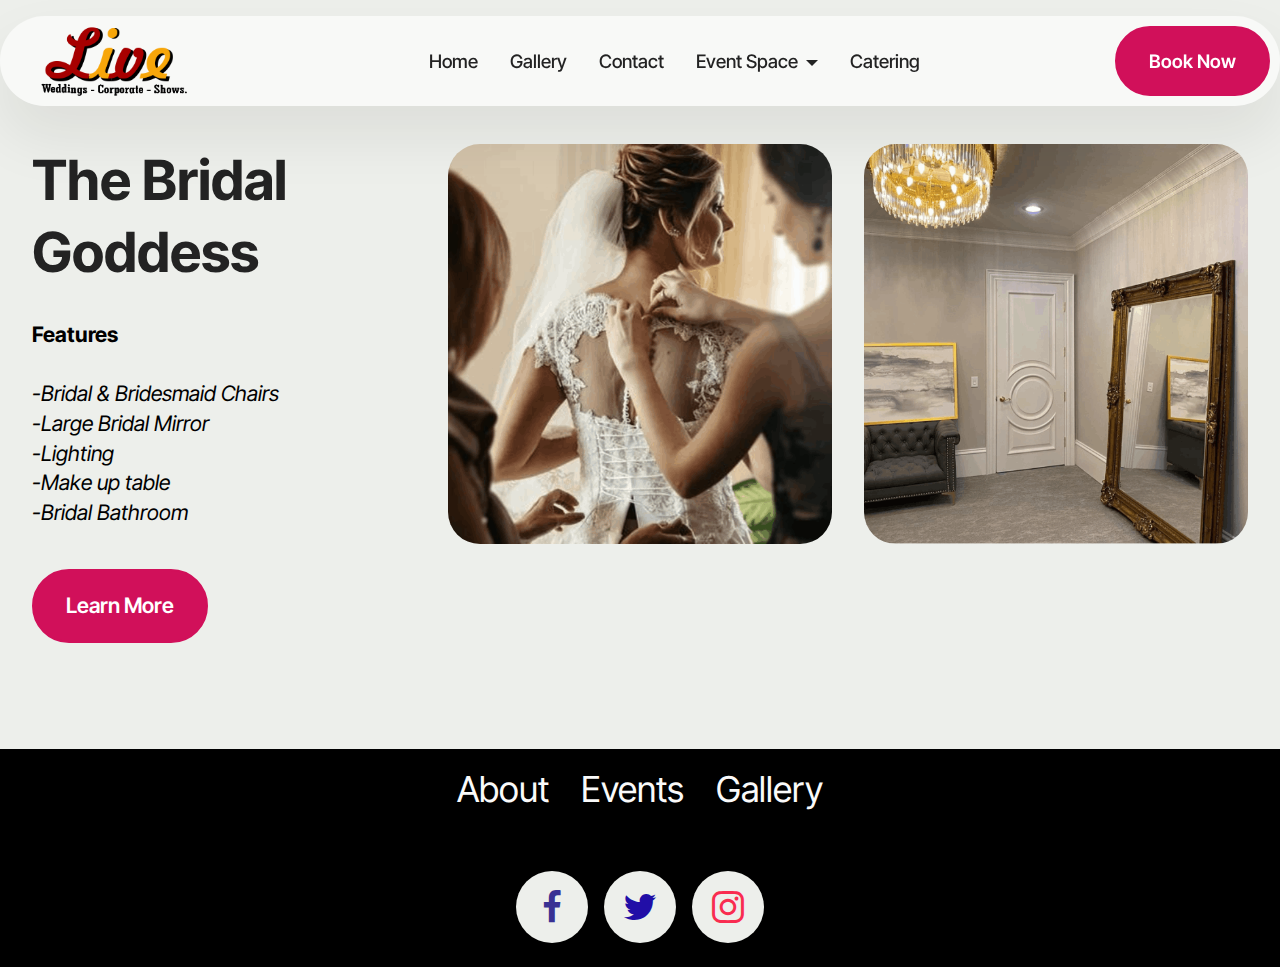
<file: Bridal_Goddess.html>
<!DOCTYPE html>
<html  >
<head>
  <meta charset="UTF-8">
  <meta http-equiv="X-UA-Compatible" content="IE=edge">
  <meta name="generator" content="Mobirise v5.9.17, mobirise.com">
  <meta name="viewport" content="width=device-width, initial-scale=1, minimum-scale=1">
  <link rel="shortcut icon" href="assets/images/uncle-logo2-287x160.png" type="image/x-icon">
  <meta name="description" content="Live  Centre Event Space offers a stunning venue for weddings, receptions, banquets, and more. Host your next event with us!">
  
  
  <title>Bridal_Goddess</title>
  <link rel="stylesheet" href="assets/web/assets/mobirise-icons2/mobirise2.css">
  <link rel="stylesheet" href="assets/bootstrap/css/bootstrap.min.css">
  <link rel="stylesheet" href="assets/bootstrap/css/bootstrap-grid.min.css">
  <link rel="stylesheet" href="assets/bootstrap/css/bootstrap-reboot.min.css">
  <link rel="stylesheet" href="assets/dropdown/css/style.css">
  <link rel="stylesheet" href="assets/socicon/css/styles.css">
  <link rel="stylesheet" href="assets/theme/css/style.css">
  <link rel="preload" href="https://fonts.googleapis.com/css2?family=Inter+Tight:wght@400;700&display=swap&display=swap" as="style" onload="this.onload=null;this.rel='stylesheet'">
  <noscript><link rel="stylesheet" href="https://fonts.googleapis.com/css2?family=Inter+Tight:wght@400;700&display=swap&display=swap"></noscript>
  <link rel="preload" as="style" href="assets/mobirise/css/mbr-additional.css?v=F2kJW5"><link rel="stylesheet" href="assets/mobirise/css/mbr-additional.css?v=F2kJW5" type="text/css">

  
  
  
</head>
<body>
  
  <section data-bs-version="5.1" class="menu menu2 cid-u7i3cyKsMo" once="menu" id="menu02-i">
	

	<nav class="navbar navbar-dropdown navbar-fixed-top navbar-expand-lg">
		<div class="container">
			<div class="navbar-brand">
				<span class="navbar-logo">
					<a href="http://index.html">
						<img src="assets/images/uncle-logo2-287x160.png" alt="" style="height: 7rem;">
					</a>
				</span>
			</div>
			<button class="navbar-toggler" type="button" data-toggle="collapse" data-bs-toggle="collapse" data-target="#navbarSupportedContent" data-bs-target="#navbarSupportedContent" aria-controls="navbarNavAltMarkup" aria-expanded="false" aria-label="Toggle navigation">
				<div class="hamburger">
					<span></span>
					<span></span>
					<span></span>
					<span></span>
				</div>
			</button>
			<div class="collapse navbar-collapse" id="navbarSupportedContent">
				<ul class="navbar-nav nav-dropdown" data-app-modern-menu="true"><li class="nav-item">
						<a class="nav-link link text-black text-primary display-4" href="index.html" aria-expanded="false">Home</a>
					</li><li class="nav-item"><a class="nav-link link text-black text-primary display-4" href="index.html#gallery06-v">Gallery</a></li>
					<li class="nav-item">
						<a class="nav-link link text-black text-primary display-4" href="index.html#contacts-1-u70zuFBSXh">Contact</a>
					</li><li class="nav-item dropdown"><a class="nav-link link text-black text-primary dropdown-toggle display-4" href="index.html#contacts-1-u70zuFBSXh" data-toggle="dropdown-submenu" data-bs-toggle="dropdown" data-bs-auto-close="outside" aria-expanded="false">Event Space</a><div class="dropdown-menu" aria-labelledby="dropdown-922"><a class="text-black text-primary dropdown-item display-4" href="Athena.html">Athena</a><a class="text-black text-primary dropdown-item display-4" href="Aphrodite.html">Aphrodite</a><a class="text-black text-primary show dropdown-item display-4" href="Bridal_Goddess.html">Bridal Goddess</a></div></li><li class="nav-item"><a class="nav-link link text-black text-primary show display-4" href="catering.html">Catering</a></li></ul>
				
				<div class="navbar-buttons mbr-section-btn"><a class="btn btn-primary display-4" href="tel:134578909776">Book Now</a></div>
			</div>
		</div>
	</nav>
</section>

<section data-bs-version="5.1" class="gallery09 cid-u7i3czRHZc" id="gallery09-j">
  

  

  <div class="container">
    <div class="row justify-content-center">
      <div class="col-12 col-md-12 col-lg-4 main-text">
        <div class="">
          <h5 class="mbr-section-title mbr-fonts-style mt-0 mb-4 display-2"><strong>The Bridal Goddess</strong></h5>
          <h6 class="mbr-section-subtitle mbr-fonts-style mt-0 mb-4 display-7"><strong>Features</strong><br><strong> </strong><br><em>-Bridal &amp; Bridesmaid Chairs</em><br><em>-Large Bridal Mirror</em><br><em>-Lighting</em><br><em>-Make up table</em><br><em>-Bridal Bathroom</em></h6>
          <div class="mbr-section-btn mt-3 main-button"><a href="index.html#contact-form-2-u70zuFBLPX" class="btn item-btn btn-primary display-7">Learn More</a></div>
        </div>
      </div>

      <div class="col-lg-8 side-features row">
        <div class="item features-image col-12 col-md-6 col-lg-6 active">
          <div class="item-wrapper">
            <div class="item-img">
              <img src="assets/images/bbb-816x544.png" alt="Bridal Goddess" title="" data-slide-to="1" data-bs-slide-to="1">
            </div>
            
          </div>
        </div>
        <div class="item features-image col-12 col-md-6 col-lg-6 active">
          <div class="item-wrapper">
            <div class="item-img">
              <img src="assets/images/kkk-816x612.png" alt="Bridal Goddess" title="" data-slide-to="2" data-bs-slide-to="2">
            </div>
            
          </div>
        </div>
        
        
      </div>
    </div>
  </div>
</section>

<section data-bs-version="5.1" class="footer3 cid-u7i3cAIjE7" once="footers" id="footer03-k">

        

    

    <div class="container">
        <div class="row">
            <div class="row-links">
                <ul class="header-menu">
                  
                  
                  
                  
                <li class="header-menu-item mbr-fonts-style display-5">
                    <a href="index.html#about-us-5-u70zuFx595" class="text-white text-primary">About</a>
                  </li><li class="header-menu-item mbr-fonts-style display-5">
                    <a href="index.html#pricing-cards-1-u70zuFzxa2" class="text-white text-primary">Events</a>
                  </li><li class="header-menu-item mbr-fonts-style display-5">
                    <a href="index.html#gallery06-v" class="text-white text-primary">Gallery</a>
                  </li></ul>
              </div>

            <div class="col-12 mt-4">
                <div class="social-row">
                    <div class="soc-item">
                        <a href="https://www.facebook.com/profile.php?id=100075747082232">
                            <span class="mbr-iconfont display-7 socicon-facebook socicon" style="color: rgb(57, 49, 147); fill: rgb(57, 49, 147);"></span>
                        </a>
                    </div>
                    <div class="soc-item">
                        <a href="https://www.facebook.com/profile.php?id=100075747082232" target="_blank">
                            <span class="mbr-iconfont socicon-twitter socicon" style="color: rgb(33, 14, 167); fill: rgb(33, 14, 167);"></span>
                        </a>
                    </div>
                    <div class="soc-item">
                        <a href="https://www.facebook.com/profile.php?id=100075747082232" target="_blank">
                            <span class="mbr-iconfont socicon-instagram socicon" style="color: rgb(249, 44, 80); fill: rgb(249, 44, 80);"></span>
                        </a>
                    </div>
                    
                    
                </div>
            </div>
            
        </div>
    </div>
</section>
<script src="assets/bootstrap/js/bootstrap.bundle.min.js"></script>  <script src="assets/smoothscroll/smooth-scroll.js"></script>  <script src="assets/ytplayer/index.js"></script>  <script src="assets/dropdown/js/navbar-dropdown.js"></script>  <script src="assets/theme/js/script.js"></script>  
  
  
</body>
</html>
</file>
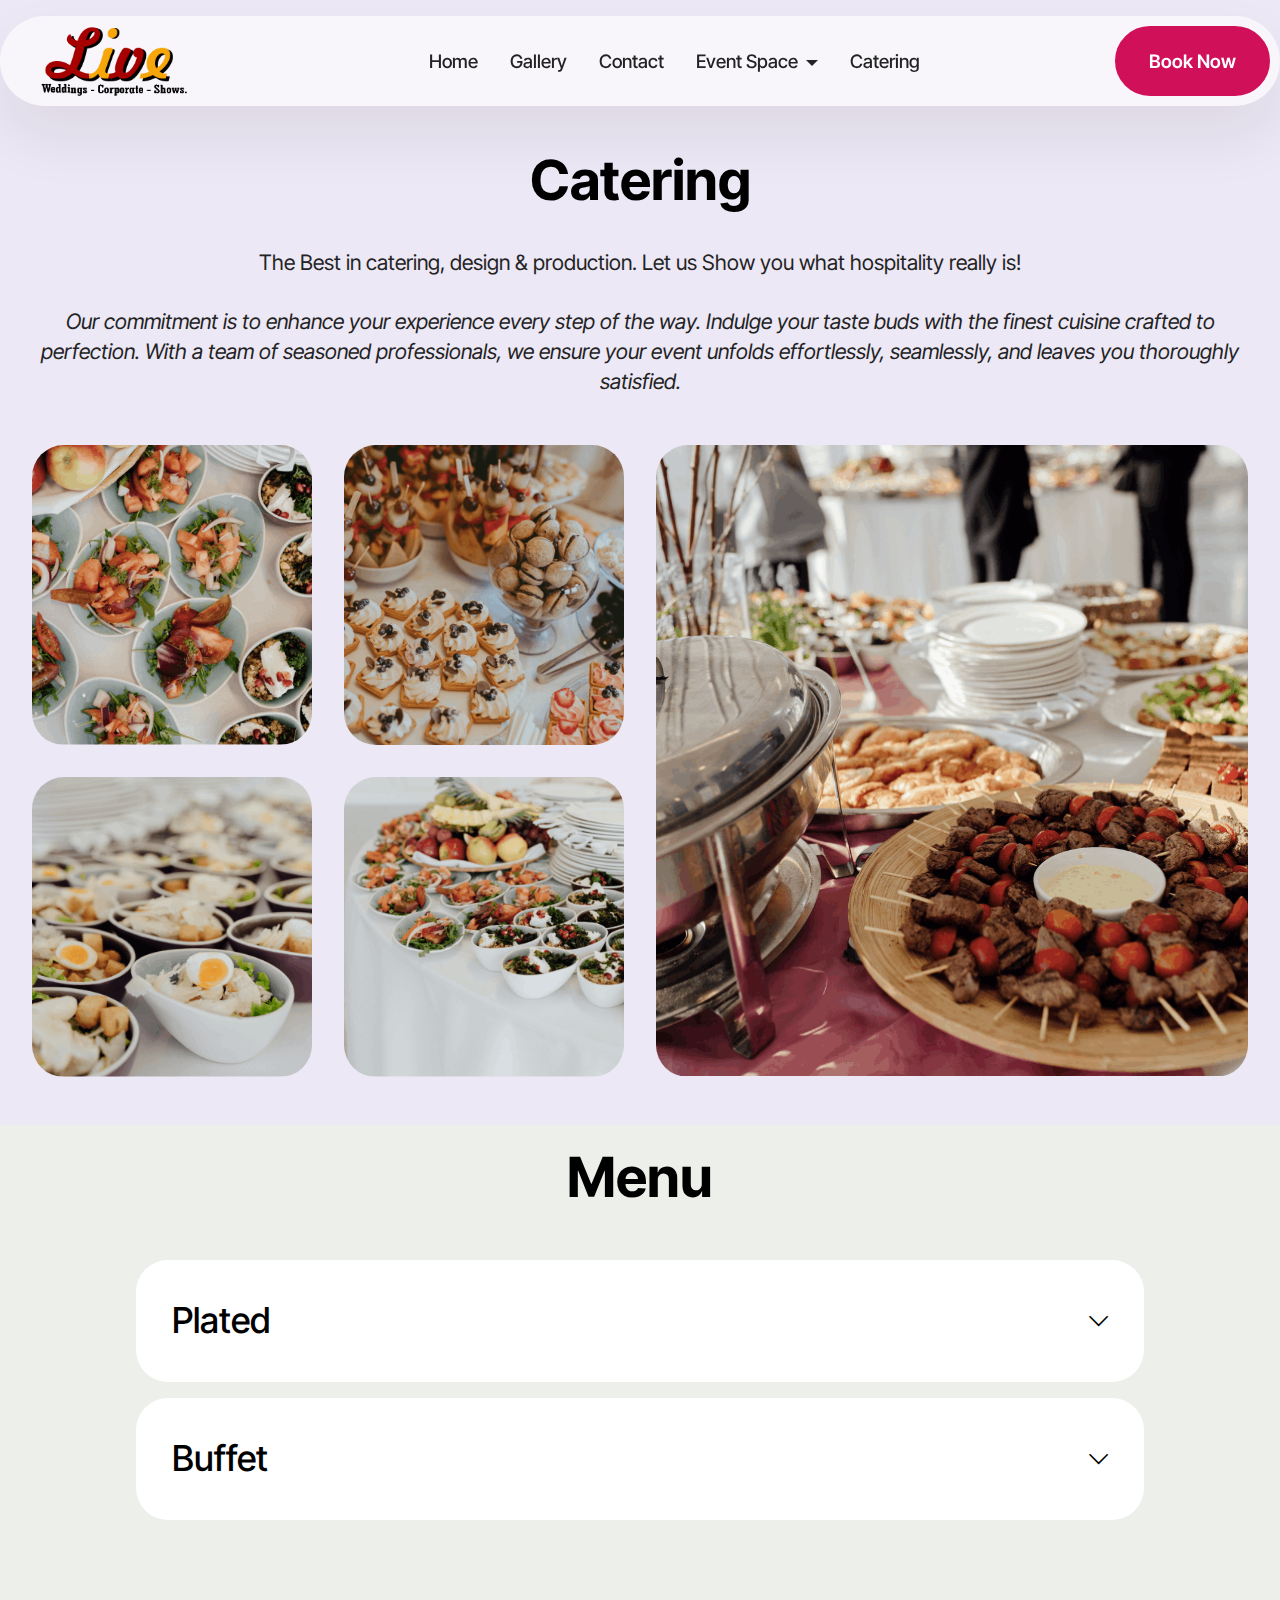
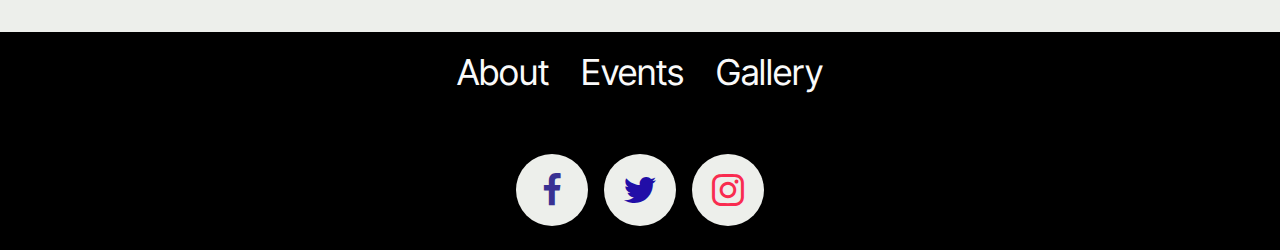
<file: catering.html>
<!DOCTYPE html>
<html  >
<head>
  <meta charset="UTF-8">
  <meta http-equiv="X-UA-Compatible" content="IE=edge">
  <meta name="generator" content="Mobirise v5.9.17, mobirise.com">
  <meta name="viewport" content="width=device-width, initial-scale=1, minimum-scale=1">
  <link rel="shortcut icon" href="assets/images/uncle-logo2-287x160.png" type="image/x-icon">
  <meta name="description" content="Live  Centre Event Space offers a stunning venue for weddings, receptions, banquets, and more. Host your next event with us!">
  
  
  <title>catering</title>
  <link rel="stylesheet" href="assets/web/assets/mobirise-icons2/mobirise2.css">
  <link rel="stylesheet" href="assets/bootstrap/css/bootstrap.min.css">
  <link rel="stylesheet" href="assets/bootstrap/css/bootstrap-grid.min.css">
  <link rel="stylesheet" href="assets/bootstrap/css/bootstrap-reboot.min.css">
  <link rel="stylesheet" href="assets/dropdown/css/style.css">
  <link rel="stylesheet" href="assets/socicon/css/styles.css">
  <link rel="stylesheet" href="assets/theme/css/style.css">
  <link rel="preload" href="https://fonts.googleapis.com/css2?family=Inter+Tight:wght@400;700&display=swap&display=swap" as="style" onload="this.onload=null;this.rel='stylesheet'">
  <noscript><link rel="stylesheet" href="https://fonts.googleapis.com/css2?family=Inter+Tight:wght@400;700&display=swap&display=swap"></noscript>
  <link rel="preload" as="style" href="assets/mobirise/css/mbr-additional.css?v=GEJzK9"><link rel="stylesheet" href="assets/mobirise/css/mbr-additional.css?v=GEJzK9" type="text/css">

  
  
  
</head>
<body>  
  <section data-bs-version="5.1" class="menu menu2 cid-u7i5sULApB" once="menu" id="menu02-l">
	

	<nav class="navbar navbar-dropdown navbar-fixed-top navbar-expand-lg">
		<div class="container">
			<div class="navbar-brand">
				<span class="navbar-logo">
					<a href="http://index.html">
						<img src="assets/images/uncle-logo2-287x160.png" alt="" style="height: 7rem;">
					</a>
				</span>
			</div>
			<button class="navbar-toggler" type="button" data-toggle="collapse" data-bs-toggle="collapse" data-target="#navbarSupportedContent" data-bs-target="#navbarSupportedContent" aria-controls="navbarNavAltMarkup" aria-expanded="false" aria-label="Toggle navigation">
				<div class="hamburger">
					<span></span>
					<span></span>
					<span></span>
					<span></span>
				</div>
			</button>
			<div class="collapse navbar-collapse" id="navbarSupportedContent">
				<ul class="navbar-nav nav-dropdown" data-app-modern-menu="true"><li class="nav-item">
						<a class="nav-link link text-black text-primary display-4" href="index.html" aria-expanded="false">Home</a>
					</li><li class="nav-item"><a class="nav-link link text-black text-primary display-4" href="index.html#gallery06-v">Gallery</a></li>
					<li class="nav-item">
						<a class="nav-link link text-black text-primary display-4" href="index.html#contacts-1-u70zuFBSXh">Contact</a>
					</li><li class="nav-item dropdown"><a class="nav-link link text-black text-primary dropdown-toggle display-4" href="index.html#contacts-1-u70zuFBSXh" data-toggle="dropdown-submenu" data-bs-toggle="dropdown" data-bs-auto-close="outside" aria-expanded="false">Event Space</a><div class="dropdown-menu" aria-labelledby="dropdown-922"><a class="text-black text-primary dropdown-item display-4" href="Athena.html">Athena</a><a class="text-black text-primary dropdown-item display-4" href="Aphrodite.html">Aphrodite</a><a class="text-black text-primary show dropdown-item display-4" href="Bridal_Goddess.html">Bridal Goddess</a></div></li><li class="nav-item"><a class="nav-link link text-black text-primary show display-4" href="catering.html">Catering</a></li></ul>
				
				<div class="navbar-buttons mbr-section-btn"><a class="btn btn-primary display-4" href="tel:134578909776">Book Now</a></div>
			</div>
		</div>
	</nav>
</section>

<section data-bs-version="5.1" class="gallery05 cid-u7i6n4MSzi" id="gallery05-o">
    

    
    
    <div class="container">
        <div class="row justify-content-center">
            <div class="col-md-12 content-head mb-5">
                <h1 class="mbr-section-title mbr-fonts-style mb-0 display-2">
                    <strong>Catering</strong></h1>
                <p class="mbr-text mbr-fonts-style mt-4 mb-0 display-7">The Best in catering, design &amp; production. Let us Show you what hospitality really is!<br><br><em>Our commitment is to enhance your experience every step of the way. Indulge your taste
buds with the finest cuisine crafted to perfection. With a team of seasoned professionals,
we ensure your event unfolds effortlessly, seamlessly, and leaves you thoroughly satisfied.</em><br></p>
            </div>
        </div>
        <div class="row justify-content-center  blockContent">
            <div class="col-12 col-lg-6">
                <div class="row">
                    <div class="col-xs-12 col-sm-12 col-md-6 col-lg-6 active">
                        <div class="item-wrapper">
                            <div class="item-img">
                                <img src="assets/images/fg-596x398.png" alt="Catering" title="" data-slide-to="0" data-bs-slide-to="0" class="smallImage">
                            </div>

                        </div>
                    </div>
                    <div class="col-md-6 col-xs-12 col-sm-12 col-lg-6">
                        <div class="item-wrapper">
                            <div class="item-img">
                                <img src="assets/images/xcc-596x397.png" alt="Catering" title="" data-slide-to="1" data-bs-slide-to="1" class="smallImage">
                            </div>

                        </div>
                    </div>
                    <div class="col-xs-12 col-sm-12 col-md-6 col-lg-6">
                        <div class="item-wrapper">
                            <div class="item-img">
                                <img src="assets/images/asa-596x398.png" alt="catering" title="" data-slide-to="2" data-bs-slide-to="2" class="smallImage">
                            </div>
                        </div>
                    </div>
                    <div class="col-xs-12 col-sm-12 col-md-6 col-lg-6">
                        <div class="item-wrapper">
                            <div class="item-img">
                                <img src="assets/images/ffff-596x398.png" alt="catering" title="" data-slide-to="3" data-bs-slide-to="3" class="smallImage">
                            </div>
                        </div>
                    </div>
                </div>
            </div>
            <div class="col-12 col-lg-6">
                <div class="item-wrapper">
                    <div class="item-img ">
                        <img class="w-100 largeImage" src="assets/images/sasas-941x629.png" alt="Catering" data-slide-to="3" data-bs-slide-to="3">
                    </div>

                </div>
            </div>
        </div>
    </div>
</section>

<section data-bs-version="5.1" class="list1 cid-u7i8zasTR8" id="list01-p">	
    
	
	<div class="container">
		<div class="row justify-content-center">
			<div class="col-12 col-md-12 col-lg-10 m-auto">
				<div class="content">
					<div class="row justify-content-center mb-5">
						<div class="col-12 content-head">
							<div class="mbr-section-head">
								<h4 class="mbr-section-title mbr-fonts-style align-center mb-0 display-2">
									<strong>Menu</strong></h4>
								
							</div>
						</div>
					</div>
					<div id="bootstrap-accordion_24" class="panel-group accordionStyles accordion" role="tablist" aria-multiselectable="true">
						<div class="card">
							<div class="card-header" role="tab" id="headingOne">
								<a role="button" class="panel-title collapsed" data-toggle="collapse" data-bs-toggle="collapse" data-core="" href="#collapse1_24" aria-expanded="false" aria-controls="collapse1">
									<h6 class="panel-title-edit mbr-semibold mbr-fonts-style mb-0 display-5">
										Plated</h6>
									<span class="sign mbr-iconfont mobi-mbri-arrow-down"></span>
								</a>
							</div>
							<div id="collapse1_24" class="panel-collapse noScroll collapse" role="tabpanel" aria-labelledby="headingOne" data-parent="#accordion" data-bs-parent="#bootstrap-accordion_24">
								<div class="panel-body">
									<p class="mbr-fonts-style panel-text display-7"><strong>
										- E N T R E E -</strong><br>Warm thai beef salad | Chef's pumpkin soup<br><br><strong>- M A I N COU R S E -</strong><br>Lemon garlic grilled barramundi | 300gm wagyu scotch fillet | Pesto Chicken | Schnitzel | Mushroom Gnocchi&nbsp;<br><br><strong>- D E S S E R T -</strong><br>Mini Chocolate Mud cakes |Strawberry Cheese cake | Tea &amp; Coffee Station<br>
									</p>
								</div>
							</div>
						</div>
						<div class="card">
							<div class="card-header" role="tab" id="headingOne">
								<a role="button" class="panel-title collapsed" data-toggle="collapse" data-bs-toggle="collapse" data-core="" href="#collapse2_24" aria-expanded="false" aria-controls="collapse2">
									<h6 class="panel-title-edit mbr-semibold mbr-fonts-style mb-0 display-5">
										Buffet</h6>
									<span class="sign mbr-iconfont mobi-mbri-arrow-down"></span>
								</a>
							</div>
							<div id="collapse2_24" class="panel-collapse noScroll collapse" role="tabpanel" aria-labelledby="headingOne" data-parent="#accordion" data-bs-parent="#bootstrap-accordion_24">
								<div class="panel-body">
									<p class="mbr-fonts-style panel-text display-7"><strong>- E N T R E E -</strong><br>Warm thai beef salad | Chef's pumpkin soup<br><br><strong>- M A I N COU R S E -</strong><br>Lemon garlic grilled barramundi | 300gm wagyu scotch fillet | Pesto Chicken | Schnitzel | Mushroom Gnocchi <br><br><strong>- D E S S E R T -</strong><br>Mini Chocolate Mud cakes |Strawberry Cheese cake | Tea &amp; Coffee Station</p>
								</div>
							</div>
						</div>
						
						
						
						
					</div>
				</div>
			</div>
		</div>
	</div>
</section>

<section data-bs-version="5.1" class="footer3 cid-u7i5sWhNF7" once="footers" id="footer03-n">

        

    

    <div class="container">
        <div class="row">
            <div class="row-links">
                <ul class="header-menu">
                  
                  
                  
                  
                <li class="header-menu-item mbr-fonts-style display-5">
                    <a href="index.html#about-us-5-u70zuFx595" class="text-white text-primary">About</a>
                  </li><li class="header-menu-item mbr-fonts-style display-5">
                    <a href="index.html#pricing-cards-1-u70zuFzxa2" class="text-white text-primary">Events</a>
                  </li><li class="header-menu-item mbr-fonts-style display-5">
                    <a href="index.html#gallery06-v" class="text-white text-primary">Gallery</a>
                  </li></ul>
              </div>

            <div class="col-12 mt-4">
                <div class="social-row">
                    <div class="soc-item">
                        <a href="https://www.facebook.com/profile.php?id=100075747082232">
                            <span class="mbr-iconfont display-7 socicon-facebook socicon" style="color: rgb(57, 49, 147); fill: rgb(57, 49, 147);"></span>
                        </a>
                    </div>
                    <div class="soc-item">
                        <a href="https://www.facebook.com/profile.php?id=100075747082232" target="_blank">
                            <span class="mbr-iconfont socicon-twitter socicon" style="color: rgb(33, 14, 167); fill: rgb(33, 14, 167);"></span>
                        </a>
                    </div>
                    <div class="soc-item">
                        <a href="https://www.facebook.com/profile.php?id=100075747082232" target="_blank">
                            <span class="mbr-iconfont socicon-instagram socicon" style="color: rgb(249, 44, 80); fill: rgb(249, 44, 80);"></span>
                        </a>
                    </div>
                    
                    
                </div>
            </div>
            
        </div>
    </div>
</section>
<script src="assets/bootstrap/js/bootstrap.bundle.min.js"></script>  <script src="assets/smoothscroll/smooth-scroll.js"></script>  <script src="assets/ytplayer/index.js"></script>  <script src="assets/dropdown/js/navbar-dropdown.js"></script>  <script src="assets/mbr-switch-arrow/mbr-switch-arrow.js"></script>  <script src="assets/theme/js/script.js"></script>  
  
  
</body>
</html>
</file>
<file: assets/web/assets/mobirise-icons2/mobirise2.css>
@font-face {
  font-family: 'Moririse2';
  font-display: swap;
  src:  url('mobirise2.eot?f2bix4');
  src:  url('mobirise2.eot?f2bix4#iefix') format('embedded-opentype'),
    url('mobirise2.ttf?f2bix4') format('truetype'),
    url('mobirise2.woff?f2bix4') format('woff'),
    url('mobirise2.svg?f2bix4#mobirise2') format('svg');
  font-weight: normal;
  font-style: normal;
}

[class^="mobi-"], [class*=" mobi-"] {
  /* use !important to prevent issues with browser extensions that change fonts */
  font-family: 'Moririse2' !important;
  speak: none;
  font-style: normal;
  font-weight: normal;
  font-variant: normal;
  text-transform: none;
  line-height: 1;

  /* Better Font Rendering =========== */
  -webkit-font-smoothing: antialiased;
  -moz-osx-font-smoothing: grayscale;
}

.mobi-mbri-add-submenu:before {
  content: "\e900";
}
.mobi-mbri-alert:before {
  content: "\e901";
}
.mobi-mbri-align-center:before {
  content: "\e902";
}
.mobi-mbri-align-justify:before {
  content: "\e903";
}
.mobi-mbri-align-left:before {
  content: "\e904";
}
.mobi-mbri-align-right:before {
  content: "\e905";
}
.mobi-mbri-android:before {
  content: "\e906";
}
.mobi-mbri-apple:before {
  content: "\e907";
}
.mobi-mbri-arrow-down:before {
  content: "\e908";
}
.mobi-mbri-arrow-next:before {
  content: "\e909";
}
.mobi-mbri-arrow-prev:before {
  content: "\e90a";
}
.mobi-mbri-arrow-up:before {
  content: "\e90b";
}
.mobi-mbri-bold:before {
  content: "\e90c";
}
.mobi-mbri-bookmark:before {
  content: "\e90d";
}
.mobi-mbri-bootstrap:before {
  content: "\e90e";
}
.mobi-mbri-briefcase:before {
  content: "\e90f";
}
.mobi-mbri-browse:before {
  content: "\e910";
}
.mobi-mbri-bulleted-list:before {
  content: "\e911";
}
.mobi-mbri-calendar:before {
  content: "\e912";
}
.mobi-mbri-camera:before {
  content: "\e913";
}
.mobi-mbri-cart-add:before {
  content: "\e914";
}
.mobi-mbri-cart-full:before {
  content: "\e915";
}
.mobi-mbri-cash:before {
  content: "\e916";
}
.mobi-mbri-change-style:before {
  content: "\e917";
}
.mobi-mbri-chat:before {
  content: "\e918";
}
.mobi-mbri-clock:before {
  content: "\e919";
}
.mobi-mbri-close:before {
  content: "\e91a";
}
.mobi-mbri-cloud:before {
  content: "\e91b";
}
.mobi-mbri-code:before {
  content: "\e91c";
}
.mobi-mbri-contact-form:before {
  content: "\e91d";
}
.mobi-mbri-credit-card:before {
  content: "\e91e";
}
.mobi-mbri-cursor-click:before {
  content: "\e91f";
}
.mobi-mbri-cust-feedback:before {
  content: "\e920";
}
.mobi-mbri-database:before {
  content: "\e921";
}
.mobi-mbri-delivery:before {
  content: "\e922";
}
.mobi-mbri-desktop:before {
  content: "\e923";
}
.mobi-mbri-devices:before {
  content: "\e924";
}
.mobi-mbri-down:before {
  content: "\e925";
}
.mobi-mbri-download-2:before {
  content: "\e926";
}
.mobi-mbri-download:before {
  content: "\e927";
}
.mobi-mbri-drag-n-drop-2:before {
  content: "\e928";
}
.mobi-mbri-drag-n-drop:before {
  content: "\e929";
}
.mobi-mbri-edit-2:before {
  content: "\e92a";
}
.mobi-mbri-edit:before {
  content: "\e92b";
}
.mobi-mbri-error:before {
  content: "\e92c";
}
.mobi-mbri-extension:before {
  content: "\e92d";
}
.mobi-mbri-features:before {
  content: "\e92e";
}
.mobi-mbri-file:before {
  content: "\e92f";
}
.mobi-mbri-flag:before {
  content: "\e930";
}
.mobi-mbri-folder:before {
  content: "\e931";
}
.mobi-mbri-gift:before {
  content: "\e932";
}
.mobi-mbri-github:before {
  content: "\e933";
}
.mobi-mbri-globe-2:before {
  content: "\e934";
}
.mobi-mbri-globe:before {
  content: "\e935";
}
.mobi-mbri-growing-chart:before {
  content: "\e936";
}
.mobi-mbri-hearth:before {
  content: "\e937";
}
.mobi-mbri-help:before {
  content: "\e938";
}
.mobi-mbri-home:before {
  content: "\e939";
}
.mobi-mbri-hot-cup:before {
  content: "\e93a";
}
.mobi-mbri-idea:before {
  content: "\e93b";
}
.mobi-mbri-image-gallery:before {
  content: "\e93c";
}
.mobi-mbri-image-slider:before {
  content: "\e93d";
}
.mobi-mbri-info:before {
  content: "\e93e";
}
.mobi-mbri-italic:before {
  content: "\e93f";
}
.mobi-mbri-key:before {
  content: "\e940";
}
.mobi-mbri-laptop:before {
  content: "\e941";
}
.mobi-mbri-layers:before {
  content: "\e942";
}
.mobi-mbri-left-right:before {
  content: "\e943";
}
.mobi-mbri-left:before {
  content: "\e944";
}
.mobi-mbri-letter:before {
  content: "\e945";
}
.mobi-mbri-like:before {
  content: "\e946";
}
.mobi-mbri-link:before {
  content: "\e947";
}
.mobi-mbri-lock:before {
  content: "\e948";
}
.mobi-mbri-login:before {
  content: "\e949";
}
.mobi-mbri-logout:before {
  content: "\e94a";
}
.mobi-mbri-magic-stick:before {
  content: "\e94b";
}
.mobi-mbri-map-pin:before {
  content: "\e94c";
}
.mobi-mbri-menu:before {
  content: "\e94d";
}
.mobi-mbri-mobile-2:before {
  content: "\e94e";
}
.mobi-mbri-mobile-horizontal:before {
  content: "\e94f";
}
.mobi-mbri-mobile:before {
  content: "\e950";
}
.mobi-mbri-mobirise:before {
  content: "\e951";
}
.mobi-mbri-more-horizontal:before {
  content: "\e952";
}
.mobi-mbri-more-vertical:before {
  content: "\e953";
}
.mobi-mbri-music:before {
  content: "\e954";
}
.mobi-mbri-new-file:before {
  content: "\e955";
}
.mobi-mbri-numbered-list:before {
  content: "\e956";
}
.mobi-mbri-opened-folder:before {
  content: "\e957";
}
.mobi-mbri-pages:before {
  content: "\e958";
}
.mobi-mbri-paper-plane:before {
  content: "\e959";
}
.mobi-mbri-paperclip:before {
  content: "\e95a";
}
.mobi-mbri-phone:before {
  content: "\e95b";
}
.mobi-mbri-photo:before {
  content: "\e95c";
}
.mobi-mbri-photos:before {
  content: "\e95d";
}
.mobi-mbri-pin:before {
  content: "\e95e";
}
.mobi-mbri-play:before {
  content: "\e95f";
}
.mobi-mbri-plus:before {
  content: "\e960";
}
.mobi-mbri-preview:before {
  content: "\e961";
}
.mobi-mbri-print:before {
  content: "\e962";
}
.mobi-mbri-protect:before {
  content: "\e963";
}
.mobi-mbri-question:before {
  content: "\e964";
}
.mobi-mbri-quote-left:before {
  content: "\e965";
}
.mobi-mbri-quote-right:before {
  content: "\e966";
}
.mobi-mbri-redo:before {
  content: "\e967";
}
.mobi-mbri-refresh:before {
  content: "\e968";
}
.mobi-mbri-responsive-2:before {
  content: "\e969";
}
.mobi-mbri-responsive:before {
  content: "\e96a";
}
.mobi-mbri-right:before {
  content: "\e96b";
}
.mobi-mbri-rocket:before {
  content: "\e96c";
}
.mobi-mbri-sad-face:before {
  content: "\e96d";
}
.mobi-mbri-sale:before {
  content: "\e96e";
}
.mobi-mbri-save:before {
  content: "\e96f";
}
.mobi-mbri-search:before {
  content: "\e970";
}
.mobi-mbri-setting-2:before {
  content: "\e971";
}
.mobi-mbri-setting-3:before {
  content: "\e972";
}
.mobi-mbri-setting:before {
  content: "\e973";
}
.mobi-mbri-share:before {
  content: "\e974";
}
.mobi-mbri-shopping-bag:before {
  content: "\e975";
}
.mobi-mbri-shopping-basket:before {
  content: "\e976";
}
.mobi-mbri-shopping-cart:before {
  content: "\e977";
}
.mobi-mbri-sites:before {
  content: "\e978";
}
.mobi-mbri-smile-face:before {
  content: "\e979";
}
.mobi-mbri-speed:before {
  content: "\e97a";
}
.mobi-mbri-star:before {
  content: "\e97b";
}
.mobi-mbri-success:before {
  content: "\e97c";
}
.mobi-mbri-sun:before {
  content: "\e97d";
}
.mobi-mbri-sun2:before {
  content: "\e97e";
}
.mobi-mbri-tablet-vertical:before {
  content: "\e97f";
}
.mobi-mbri-tablet:before {
  content: "\e980";
}
.mobi-mbri-target:before {
  content: "\e981";
}
.mobi-mbri-timer:before {
  content: "\e982";
}
.mobi-mbri-to-ftp:before {
  content: "\e983";
}
.mobi-mbri-to-local-drive:before {
  content: "\e984";
}
.mobi-mbri-touch-swipe:before {
  content: "\e985";
}
.mobi-mbri-touch:before {
  content: "\e986";
}
.mobi-mbri-trash:before {
  content: "\e987";
}
.mobi-mbri-underline:before {
  content: "\e988";
}
.mobi-mbri-undo:before {
  content: "\e989";
}
.mobi-mbri-unlink:before {
  content: "\e98a";
}
.mobi-mbri-unlock:before {
  content: "\e98b";
}
.mobi-mbri-up-down:before {
  content: "\e98c";
}
.mobi-mbri-up:before {
  content: "\e98d";
}
.mobi-mbri-update:before {
  content: "\e98e";
}
.mobi-mbri-upload-2:before {
  content: "\e98f";
}
.mobi-mbri-upload:before {
  content: "\e990";
}
.mobi-mbri-user-2:before {
  content: "\e991";
}
.mobi-mbri-user:before {
  content: "\e992";
}
.mobi-mbri-users:before {
  content: "\e993";
}
.mobi-mbri-video-play:before {
  content: "\e994";
}
.mobi-mbri-video:before {
  content: "\e995";
}
.mobi-mbri-watch:before {
  content: "\e996";
}
.mobi-mbri-website-theme-2:before {
  content: "\e997";
}
.mobi-mbri-website-theme:before {
  content: "\e998";
}
.mobi-mbri-wifi:before {
  content: "\e999";
}
.mobi-mbri-windows:before {
  content: "\e99a";
}
.mobi-mbri-zoom-in:before {
  content: "\e99b";
}
.mobi-mbri-zoom-out:before {
  content: "\e99c";
}
</file>
<file: assets/parallax/jarallax.css>
.jarallax {
    position: relative;
    z-index: 0;
}
.jarallax > .jarallax-img {
    position: absolute;
    object-fit: cover;
    /* support for plugin https://github.com/bfred-it/object-fit-images */
    font-family: 'object-fit: cover;';
    top: 0;
    left: 0;
    width: 100%;
    height: 100%;
    z-index: -1;
}
</file>
<file: assets/dropdown/css/style.css>
.navbar-dropdown {
  left: 0;
  padding: 0;
  position: absolute;
  right: 0;
  top: 0;
  transition: all 0.45s ease;
  z-index: 1030;
  background: #282828; }
  .navbar-dropdown .navbar-logo {
    margin-right: 0.8rem;
    transition: margin 0.3s ease-in-out;
    vertical-align: middle; }
    .navbar-dropdown .navbar-logo img {
      height: 3.125rem;
      transition: all 0.3s ease-in-out; }
    .navbar-dropdown .navbar-logo.mbr-iconfont {
      font-size: 3.125rem;
      line-height: 3.125rem; }
  .navbar-dropdown .navbar-caption {
    font-weight: 700;
    white-space: normal;
    vertical-align: -4px;
    line-height: 3.125rem !important; }
    .navbar-dropdown .navbar-caption, .navbar-dropdown .navbar-caption:hover {
      color: inherit;
      text-decoration: none; }
  .navbar-dropdown .mbr-iconfont + .navbar-caption {
    vertical-align: -1px; }
  .navbar-dropdown.navbar-fixed-top {
    position: fixed; }
  .navbar-dropdown .navbar-brand span {
    vertical-align: -4px; }
  .navbar-dropdown.bg-color.transparent {
    background: none; }
  .navbar-dropdown.navbar-short .navbar-brand {
    padding: 0.625rem 0; }
    .navbar-dropdown.navbar-short .navbar-brand span {
      vertical-align: -1px; }
  .navbar-dropdown.navbar-short .navbar-caption {
    line-height: 2.375rem !important;
    vertical-align: -2px; }
  .navbar-dropdown.navbar-short .navbar-logo {
    margin-right: 0.5rem; }
    .navbar-dropdown.navbar-short .navbar-logo img {
      height: 2.375rem; }
    .navbar-dropdown.navbar-short .navbar-logo.mbr-iconfont {
      font-size: 2.375rem;
      line-height: 2.375rem; }
  .navbar-dropdown.navbar-short .mbr-table-cell {
    height: 3.625rem; }
  .navbar-dropdown .navbar-close {
    left: 0.6875rem;
    position: fixed;
    top: 0.75rem;
    z-index: 1000; }
  .navbar-dropdown .hamburger-icon {
    content: "";
    display: inline-block;
    vertical-align: middle;
    width: 16px;
    -webkit-box-shadow: 0 -6px 0 1px #282828,0 0 0 1px #282828,0 6px 0 1px #282828;
    -moz-box-shadow: 0 -6px 0 1px #282828,0 0 0 1px #282828,0 6px 0 1px #282828;
    box-shadow: 0 -6px 0 1px #282828,0 0 0 1px #282828,0 6px 0 1px #282828; }

.dropdown-menu .dropdown-toggle[data-toggle="dropdown-submenu"]::after {
  border-bottom: 0.35em solid transparent;
  border-left: 0.35em solid;
  border-right: 0;
  border-top: 0.35em solid transparent;
  margin-left: 0.3rem; }

.dropdown-menu .dropdown-item:focus {
  outline: 0; }

.nav-dropdown {
  font-size: 0.75rem;
  font-weight: 500;
  height: auto !important; }
  .nav-dropdown .nav-btn {
    padding-left: 1rem; }
  .nav-dropdown .link {
    margin: .667em 1.667em;
    font-weight: 500;
    padding: 0;
    transition: color .2s ease-in-out; }
    .nav-dropdown .link.dropdown-toggle {
      margin-right: 2.583em; }
      .nav-dropdown .link.dropdown-toggle::after {
        margin-left: .25rem;
        border-top: 0.35em solid;
        border-right: 0.35em solid transparent;
        border-left: 0.35em solid transparent;
        border-bottom: 0; }
      .nav-dropdown .link.dropdown-toggle[aria-expanded="true"] {
        margin: 0;
        padding: 0.667em 3.263em  0.667em 1.667em; }
  .nav-dropdown .link::after,
  .nav-dropdown .dropdown-item::after {
    color: inherit; }
  .nav-dropdown .btn {
    font-size: 0.75rem;
    font-weight: 700;
    letter-spacing: 0;
    margin-bottom: 0;
    padding-left: 1.25rem;
    padding-right: 1.25rem; }
  .nav-dropdown .dropdown-menu {
    border-radius: 0;
    border: 0;
    left: 0;
    margin: 0;
    padding-bottom: 1.25rem;
    padding-top: 1.25rem;
    position: relative; }
  .nav-dropdown .dropdown-submenu {
    margin-left: 0.125rem;
    top: 0; }
  .nav-dropdown .dropdown-item {
    font-weight: 500;
    line-height: 2;
    padding: 0.3846em 4.615em 0.3846em 1.5385em;
    position: relative;
    transition: color .2s ease-in-out, background-color .2s ease-in-out; }
    .nav-dropdown .dropdown-item::after {
      margin-top: -0.3077em;
      position: absolute;
      right: 1.1538em;
      top: 50%; }
    .nav-dropdown .dropdown-item:focus, .nav-dropdown .dropdown-item:hover {
      background: none; }

@media (max-width: 767px) {
  .nav-dropdown.navbar-toggleable-sm {
    bottom: 0;
    display: none;
    left: 0;
    overflow-x: hidden;
    position: fixed;
    top: 0;
    transform: translateX(-100%);
    -ms-transform: translateX(-100%);
    -webkit-transform: translateX(-100%);
    width: 18.75rem;
    z-index: 999; } }
.nav-dropdown.navbar-toggleable-xl {
  bottom: 0;
  display: none;
  left: 0;
  overflow-x: hidden;
  position: fixed;
  top: 0;
  transform: translateX(-100%);
  -ms-transform: translateX(-100%);
  -webkit-transform: translateX(-100%);
  width: 18.75rem;
  z-index: 999; }

.nav-dropdown-sm {
  display: block !important;
  overflow-x: hidden;
  overflow: auto;
  padding-top: 3.875rem; }
  .nav-dropdown-sm::after {
    content: "";
    display: block;
    height: 3rem;
    width: 100%; }
  .nav-dropdown-sm.collapse.in ~ .navbar-close {
    display: block !important; }
  .nav-dropdown-sm.collapsing, .nav-dropdown-sm.collapse.in {
    transform: translateX(0);
    -ms-transform: translateX(0);
    -webkit-transform: translateX(0);
    transition: all 0.25s ease-out;
    -webkit-transition: all 0.25s ease-out;
    background: #282828; }
  .nav-dropdown-sm.collapsing[aria-expanded="false"] {
    transform: translateX(-100%);
    -ms-transform: translateX(-100%);
    -webkit-transform: translateX(-100%); }
  .nav-dropdown-sm .nav-item {
    display: block;
    margin-left: 0 !important;
    padding-left: 0; }
  .nav-dropdown-sm .link,
  .nav-dropdown-sm .dropdown-item {
    border-top: 1px dotted rgba(255, 255, 255, 0.1);
    font-size: 0.8125rem;
    line-height: 1.6;
    margin: 0 !important;
    padding: 0.875rem 2.4rem 0.875rem 1.5625rem !important;
    position: relative;
    white-space: normal; }
    .nav-dropdown-sm .link:focus, .nav-dropdown-sm .link:hover,
    .nav-dropdown-sm .dropdown-item:focus,
    .nav-dropdown-sm .dropdown-item:hover {
      background: rgba(0, 0, 0, 0.2) !important;
      color: #c0a375; }
  .nav-dropdown-sm .nav-btn {
    position: relative;
    padding: 1.5625rem 1.5625rem 0 1.5625rem; }
    .nav-dropdown-sm .nav-btn::before {
      border-top: 1px dotted rgba(255, 255, 255, 0.1);
      content: "";
      left: 0;
      position: absolute;
      top: 0;
      width: 100%; }
    .nav-dropdown-sm .nav-btn + .nav-btn {
      padding-top: 0.625rem; }
      .nav-dropdown-sm .nav-btn + .nav-btn::before {
        display: none; }
  .nav-dropdown-sm .btn {
    padding: 0.625rem 0; }
  .nav-dropdown-sm .dropdown-toggle[data-toggle="dropdown-submenu"]::after {
    margin-left: .25rem;
    border-top: 0.35em solid;
    border-right: 0.35em solid transparent;
    border-left: 0.35em solid transparent;
    border-bottom: 0; }
  .nav-dropdown-sm .dropdown-toggle[data-toggle="dropdown-submenu"][aria-expanded="true"]::after {
    border-top: 0;
    border-right: 0.35em solid transparent;
    border-left: 0.35em solid transparent;
    border-bottom: 0.35em solid; }
  .nav-dropdown-sm .dropdown-menu {
    margin: 0;
    padding: 0;
    position: relative;
    top: 0;
    left: 0;
    width: 100%;
    border: 0;
    float: none;
    border-radius: 0;
    background: none; }
  .nav-dropdown-sm .dropdown-submenu {
    left: 100%;
    margin-left: 0.125rem;
    margin-top: -1.25rem;
    top: 0; }

.navbar-toggleable-sm .nav-dropdown .dropdown-menu {
  position: absolute; }

.navbar-toggleable-sm .nav-dropdown .dropdown-submenu {
  left: 100%;
  margin-left: 0.125rem;
  margin-top: -1.25rem;
  top: 0; }

.navbar-toggleable-sm.opened .nav-dropdown .dropdown-menu {
  position: relative; }

.navbar-toggleable-sm.opened .nav-dropdown .dropdown-submenu {
  left: 0;
  margin-left: 00rem;
  margin-top: 0rem;
  top: 0; }

.is-builder .nav-dropdown.collapsing {
  transition: none !important; }
</file>
<file: assets/socicon/css/styles.css>
@charset "UTF-8";

@font-face {
  font-family: 'Socicon';
  src:  url('../fonts/socicon.eot');
  src:  url('../fonts/socicon.eot?#iefix') format('embedded-opentype'),
    url('../fonts/socicon.woff2') format('woff2'),
    url('../fonts/socicon.ttf') format('truetype'),
    url('../fonts/socicon.woff') format('woff'),
    url('../fonts/socicon.svg#socicon') format('svg');
  font-weight: normal;
  font-style: normal;
  font-display: swap;
}

[data-icon]:before {
  font-family: "socicon" !important;
  content: attr(data-icon);
  font-style: normal !important;
  font-weight: normal !important;
  font-variant: normal !important;
  text-transform: none !important;
  speak: none;
  line-height: 1;
  -webkit-font-smoothing: antialiased;
  -moz-osx-font-smoothing: grayscale;
}

[class^="socicon-"], [class*=" socicon-"] {
  /* use !important to prevent issues with browser extensions that change fonts */
  font-family: 'Socicon' !important;
  speak: none;
  font-style: normal;
  font-weight: normal;
  font-variant: normal;
  text-transform: none;
  line-height: 1;

  /* Better Font Rendering =========== */
  -webkit-font-smoothing: antialiased;
  -moz-osx-font-smoothing: grayscale;
}

.socicon-eitaa:before {
  content: "\e97c";
}
.socicon-soroush:before {
  content: "\e97d";
}
.socicon-bale:before {
  content: "\e97e";
}
.socicon-zazzle:before {
  content: "\e97b";
}
.socicon-society6:before {
  content: "\e97a";
}
.socicon-redbubble:before {
  content: "\e979";
}
.socicon-avvo:before {
  content: "\e978";
}
.socicon-stitcher:before {
  content: "\e977";
}
.socicon-googlehangouts:before {
  content: "\e974";
}
.socicon-dlive:before {
  content: "\e975";
}
.socicon-vsco:before {
  content: "\e976";
}
.socicon-flipboard:before {
  content: "\e973";
}
.socicon-ubuntu:before {
  content: "\e958";
}
.socicon-artstation:before {
  content: "\e959";
}
.socicon-invision:before {
  content: "\e95a";
}
.socicon-torial:before {
  content: "\e95b";
}
.socicon-collectorz:before {
  content: "\e95c";
}
.socicon-seenthis:before {
  content: "\e95d";
}
.socicon-googleplaymusic:before {
  content: "\e95e";
}
.socicon-debian:before {
  content: "\e95f";
}
.socicon-filmfreeway:before {
  content: "\e960";
}
.socicon-gnome:before {
  content: "\e961";
}
.socicon-itchio:before {
  content: "\e962";
}
.socicon-jamendo:before {
  content: "\e963";
}
.socicon-mix:before {
  content: "\e964";
}
.socicon-sharepoint:before {
  content: "\e965";
}
.socicon-tinder:before {
  content: "\e966";
}
.socicon-windguru:before {
  content: "\e967";
}
.socicon-cdbaby:before {
  content: "\e968";
}
.socicon-elementaryos:before {
  content: "\e969";
}
.socicon-stage32:before {
  content: "\e96a";
}
.socicon-tiktok:before {
  content: "\e96b";
}
.socicon-gitter:before {
  content: "\e96c";
}
.socicon-letterboxd:before {
  content: "\e96d";
}
.socicon-threema:before {
  content: "\e96e";
}
.socicon-splice:before {
  content: "\e96f";
}
.socicon-metapop:before {
  content: "\e970";
}
.socicon-naver:before {
  content: "\e971";
}
.socicon-remote:before {
  content: "\e972";
}
.socicon-internet:before {
  content: "\e957";
}
.socicon-moddb:before {
  content: "\e94b";
}
.socicon-indiedb:before {
  content: "\e94c";
}
.socicon-traxsource:before {
  content: "\e94d";
}
.socicon-gamefor:before {
  content: "\e94e";
}
.socicon-pixiv:before {
  content: "\e94f";
}
.socicon-myanimelist:before {
  content: "\e950";
}
.socicon-blackberry:before {
  content: "\e951";
}
.socicon-wickr:before {
  content: "\e952";
}
.socicon-spip:before {
  content: "\e953";
}
.socicon-napster:before {
  content: "\e954";
}
.socicon-beatport:before {
  content: "\e955";
}
.socicon-hackerone:before {
  content: "\e956";
}
.socicon-hackernews:before {
  content: "\e946";
}
.socicon-smashwords:before {
  content: "\e947";
}
.socicon-kobo:before {
  content: "\e948";
}
.socicon-bookbub:before {
  content: "\e949";
}
.socicon-mailru:before {
  content: "\e94a";
}
.socicon-gitlab:before {
  content: "\e945";
}
.socicon-instructables:before {
  content: "\e944";
}
.socicon-portfolio:before {
  content: "\e943";
}
.socicon-codered:before {
  content: "\e940";
}
.socicon-origin:before {
  content: "\e941";
}
.socicon-nextdoor:before {
  content: "\e942";
}
.socicon-udemy:before {
  content: "\e93f";
}
.socicon-livemaster:before {
  content: "\e93e";
}
.socicon-crunchbase:before {
  content: "\e93b";
}
.socicon-homefy:before {
  content: "\e93c";
}
.socicon-calendly:before {
  content: "\e93d";
}
.socicon-realtor:before {
  content: "\e90f";
}
.socicon-tidal:before {
  content: "\e910";
}
.socicon-qobuz:before {
  content: "\e911";
}
.socicon-natgeo:before {
  content: "\e912";
}
.socicon-mastodon:before {
  content: "\e913";
}
.socicon-unsplash:before {
  content: "\e914";
}
.socicon-homeadvisor:before {
  content: "\e915";
}
.socicon-angieslist:before {
  content: "\e916";
}
.socicon-codepen:before {
  content: "\e917";
}
.socicon-slack:before {
  content: "\e918";
}
.socicon-openaigym:before {
  content: "\e919";
}
.socicon-logmein:before {
  content: "\e91a";
}
.socicon-fiverr:before {
  content: "\e91b";
}
.socicon-gotomeeting:before {
  content: "\e91c";
}
.socicon-aliexpress:before {
  content: "\e91d";
}
.socicon-guru:before {
  content: "\e91e";
}
.socicon-appstore:before {
  content: "\e91f";
}
.socicon-homes:before {
  content: "\e920";
}
.socicon-zoom:before {
  content: "\e921";
}
.socicon-alibaba:before {
  content: "\e922";
}
.socicon-craigslist:before {
  content: "\e923";
}
.socicon-wix:before {
  content: "\e924";
}
.socicon-redfin:before {
  content: "\e925";
}
.socicon-googlecalendar:before {
  content: "\e926";
}
.socicon-shopify:before {
  content: "\e927";
}
.socicon-freelancer:before {
  content: "\e928";
}
.socicon-seedrs:before {
  content: "\e929";
}
.socicon-bing:before {
  content: "\e92a";
}
.socicon-doodle:before {
  content: "\e92b";
}
.socicon-bonanza:before {
  content: "\e92c";
}
.socicon-squarespace:before {
  content: "\e92d";
}
.socicon-toptal:before {
  content: "\e92e";
}
.socicon-gust:before {
  content: "\e92f";
}
.socicon-ask:before {
  content: "\e930";
}
.socicon-trulia:before {
  content: "\e931";
}
.socicon-loomly:before {
  content: "\e932";
}
.socicon-ghost:before {
  content: "\e933";
}
.socicon-upwork:before {
  content: "\e934";
}
.socicon-fundable:before {
  content: "\e935";
}
.socicon-booking:before {
  content: "\e936";
}
.socicon-googlemaps:before {
  content: "\e937";
}
.socicon-zillow:before {
  content: "\e938";
}
.socicon-niconico:before {
  content: "\e939";
}
.socicon-toneden:before {
  content: "\e93a";
}
.socicon-augment:before {
  content: "\e908";
}
.socicon-bitbucket:before {
  content: "\e909";
}
.socicon-fyuse:before {
  content: "\e90a";
}
.socicon-yt-gaming:before {
  content: "\e90b";
}
.socicon-sketchfab:before {
  content: "\e90c";
}
.socicon-mobcrush:before {
  content: "\e90d";
}
.socicon-microsoft:before {
  content: "\e90e";
}
.socicon-pandora:before {
  content: "\e907";
}
.socicon-messenger:before {
  content: "\e906";
}
.socicon-gamewisp:before {
  content: "\e905";
}
.socicon-bloglovin:before {
  content: "\e904";
}
.socicon-tunein:before {
  content: "\e903";
}
.socicon-gamejolt:before {
  content: "\e901";
}
.socicon-trello:before {
  content: "\e902";
}
.socicon-spreadshirt:before {
  content: "\e900";
}
.socicon-500px:before {
  content: "\e000";
}
.socicon-8tracks:before {
  content: "\e001";
}
.socicon-airbnb:before {
  content: "\e002";
}
.socicon-alliance:before {
  content: "\e003";
}
.socicon-amazon:before {
  content: "\e004";
}
.socicon-amplement:before {
  content: "\e005";
}
.socicon-android:before {
  content: "\e006";
}
.socicon-angellist:before {
  content: "\e007";
}
.socicon-apple:before {
  content: "\e008";
}
.socicon-appnet:before {
  content: "\e009";
}
.socicon-baidu:before {
  content: "\e00a";
}
.socicon-bandcamp:before {
  content: "\e00b";
}
.socicon-battlenet:before {
  content: "\e00c";
}
.socicon-mixer:before {
  content: "\e00d";
}
.socicon-bebee:before {
  content: "\e00e";
}
.socicon-bebo:before {
  content: "\e00f";
}
.socicon-behance:before {
  content: "\e010";
}
.socicon-blizzard:before {
  content: "\e011";
}
.socicon-blogger:before {
  content: "\e012";
}
.socicon-buffer:before {
  content: "\e013";
}
.socicon-chrome:before {
  content: "\e014";
}
.socicon-coderwall:before {
  content: "\e015";
}
.socicon-curse:before {
  content: "\e016";
}
.socicon-dailymotion:before {
  content: "\e017";
}
.socicon-deezer:before {
  content: "\e018";
}
.socicon-delicious:before {
  content: "\e019";
}
.socicon-deviantart:before {
  content: "\e01a";
}
.socicon-diablo:before {
  content: "\e01b";
}
.socicon-digg:before {
  content: "\e01c";
}
.socicon-discord:before {
  content: "\e01d";
}
.socicon-disqus:before {
  content: "\e01e";
}
.socicon-douban:before {
  content: "\e01f";
}
.socicon-draugiem:before {
  content: "\e020";
}
.socicon-dribbble:before {
  content: "\e021";
}
.socicon-drupal:before {
  content: "\e022";
}
.socicon-ebay:before {
  content: "\e023";
}
.socicon-ello:before {
  content: "\e024";
}
.socicon-endomodo:before {
  content: "\e025";
}
.socicon-envato:before {
  content: "\e026";
}
.socicon-etsy:before {
  content: "\e027";
}
.socicon-facebook:before {
  content: "\e028";
}
.socicon-feedburner:before {
  content: "\e029";
}
.socicon-filmweb:before {
  content: "\e02a";
}
.socicon-firefox:before {
  content: "\e02b";
}
.socicon-flattr:before {
  content: "\e02c";
}
.socicon-flickr:before {
  content: "\e02d";
}
.socicon-formulr:before {
  content: "\e02e";
}
.socicon-forrst:before {
  content: "\e02f";
}
.socicon-foursquare:before {
  content: "\e030";
}
.socicon-friendfeed:before {
  content: "\e031";
}
.socicon-github:before {
  content: "\e032";
}
.socicon-goodreads:before {
  content: "\e033";
}
.socicon-google:before {
  content: "\e034";
}
.socicon-googlescholar:before {
  content: "\e035";
}
.socicon-googlegroups:before {
  content: "\e036";
}
.socicon-googlephotos:before {
  content: "\e037";
}
.socicon-googleplus:before {
  content: "\e038";
}
.socicon-grooveshark:before {
  content: "\e039";
}
.socicon-hackerrank:before {
  content: "\e03a";
}
.socicon-hearthstone:before {
  content: "\e03b";
}
.socicon-hellocoton:before {
  content: "\e03c";
}
.socicon-heroes:before {
  content: "\e03d";
}
.socicon-smashcast:before {
  content: "\e03e";
}
.socicon-horde:before {
  content: "\e03f";
}
.socicon-houzz:before {
  content: "\e040";
}
.socicon-icq:before {
  content: "\e041";
}
.socicon-identica:before {
  content: "\e042";
}
.socicon-imdb:before {
  content: "\e043";
}
.socicon-instagram:before {
  content: "\e044";
}
.socicon-issuu:before {
  content: "\e045";
}
.socicon-istock:before {
  content: "\e046";
}
.socicon-itunes:before {
  content: "\e047";
}
.socicon-keybase:before {
  content: "\e048";
}
.socicon-lanyrd:before {
  content: "\e049";
}
.socicon-lastfm:before {
  content: "\e04a";
}
.socicon-line:before {
  content: "\e04b";
}
.socicon-linkedin:before {
  content: "\e04c";
}
.socicon-livejournal:before {
  content: "\e04d";
}
.socicon-lyft:before {
  content: "\e04e";
}
.socicon-macos:before {
  content: "\e04f";
}
.socicon-mail:before {
  content: "\e050";
}
.socicon-medium:before {
  content: "\e051";
}
.socicon-meetup:before {
  content: "\e052";
}
.socicon-mixcloud:before {
  content: "\e053";
}
.socicon-modelmayhem:before {
  content: "\e054";
}
.socicon-mumble:before {
  content: "\e055";
}
.socicon-myspace:before {
  content: "\e056";
}
.socicon-newsvine:before {
  content: "\e057";
}
.socicon-nintendo:before {
  content: "\e058";
}
.socicon-npm:before {
  content: "\e059";
}
.socicon-odnoklassniki:before {
  content: "\e05a";
}
.socicon-openid:before {
  content: "\e05b";
}
.socicon-opera:before {
  content: "\e05c";
}
.socicon-outlook:before {
  content: "\e05d";
}
.socicon-overwatch:before {
  content: "\e05e";
}
.socicon-patreon:before {
  content: "\e05f";
}
.socicon-paypal:before {
  content: "\e060";
}
.socicon-periscope:before {
  content: "\e061";
}
.socicon-persona:before {
  content: "\e062";
}
.socicon-pinterest:before {
  content: "\e063";
}
.socicon-play:before {
  content: "\e064";
}
.socicon-player:before {
  content: "\e065";
}
.socicon-playstation:before {
  content: "\e066";
}
.socicon-pocket:before {
  content: "\e067";
}
.socicon-qq:before {
  content: "\e068";
}
.socicon-quora:before {
  content: "\e069";
}
.socicon-raidcall:before {
  content: "\e06a";
}
.socicon-ravelry:before {
  content: "\e06b";
}
.socicon-reddit:before {
  content: "\e06c";
}
.socicon-renren:before {
  content: "\e06d";
}
.socicon-researchgate:before {
  content: "\e06e";
}
.socicon-residentadvisor:before {
  content: "\e06f";
}
.socicon-reverbnation:before {
  content: "\e070";
}
.socicon-rss:before {
  content: "\e071";
}
.socicon-sharethis:before {
  content: "\e072";
}
.socicon-skype:before {
  content: "\e073";
}
.socicon-slideshare:before {
  content: "\e074";
}
.socicon-smugmug:before {
  content: "\e075";
}
.socicon-snapchat:before {
  content: "\e076";
}
.socicon-songkick:before {
  content: "\e077";
}
.socicon-soundcloud:before {
  content: "\e078";
}
.socicon-spotify:before {
  content: "\e079";
}
.socicon-stackexchange:before {
  content: "\e07a";
}
.socicon-stackoverflow:before {
  content: "\e07b";
}
.socicon-starcraft:before {
  content: "\e07c";
}
.socicon-stayfriends:before {
  content: "\e07d";
}
.socicon-steam:before {
  content: "\e07e";
}
.socicon-storehouse:before {
  content: "\e07f";
}
.socicon-strava:before {
  content: "\e080";
}
.socicon-streamjar:before {
  content: "\e081";
}
.socicon-stumbleupon:before {
  content: "\e082";
}
.socicon-swarm:before {
  content: "\e083";
}
.socicon-teamspeak:before {
  content: "\e084";
}
.socicon-teamviewer:before {
  content: "\e085";
}
.socicon-technorati:before {
  content: "\e086";
}
.socicon-telegram:before {
  content: "\e087";
}
.socicon-tripadvisor:before {
  content: "\e088";
}
.socicon-tripit:before {
  content: "\e089";
}
.socicon-triplej:before {
  content: "\e08a";
}
.socicon-tumblr:before {
  content: "\e08b";
}
.socicon-twitch:before {
  content: "\e08c";
}
.socicon-twitter:before {
  content: "\e08d";
}
.socicon-uber:before {
  content: "\e08e";
}
.socicon-ventrilo:before {
  content: "\e08f";
}
.socicon-viadeo:before {
  content: "\e090";
}
.socicon-viber:before {
  content: "\e091";
}
.socicon-viewbug:before {
  content: "\e092";
}
.socicon-vimeo:before {
  content: "\e093";
}
.socicon-vine:before {
  content: "\e094";
}
.socicon-vkontakte:before {
  content: "\e095";
}
.socicon-warcraft:before {
  content: "\e096";
}
.socicon-wechat:before {
  content: "\e097";
}
.socicon-weibo:before {
  content: "\e098";
}
.socicon-whatsapp:before {
  content: "\e099";
}
.socicon-wikipedia:before {
  content: "\e09a";
}
.socicon-windows:before {
  content: "\e09b";
}
.socicon-wordpress:before {
  content: "\e09c";
}
.socicon-wykop:before {
  content: "\e09d";
}
.socicon-xbox:before {
  content: "\e09e";
}
.socicon-xing:before {
  content: "\e09f";
}
.socicon-yahoo:before {
  content: "\e0a0";
}
.socicon-yammer:before {
  content: "\e0a1";
}
.socicon-yandex:before {
  content: "\e0a2";
}
.socicon-yelp:before {
  content: "\e0a3";
}
.socicon-younow:before {
  content: "\e0a4";
}
.socicon-youtube:before {
  content: "\e0a5";
}
.socicon-zapier:before {
  content: "\e0a6";
}
.socicon-zerply:before {
  content: "\e0a7";
}
.socicon-zomato:before {
  content: "\e0a8";
}
.socicon-zynga:before {
  content: "\e0a9";
}
</file>
<file: assets/theme/css/style.css>
@charset "UTF-8";
section {
  background-color: #ffffff;
}

body {
  font-style: normal;
  line-height: 1.5;
  font-weight: 400;
  color: #232323;
  position: relative;
}

button {
  background-color: transparent;
  border-color: transparent;
}

.embla__button,
.carousel-control {
  background-color: #edefea !important;
  opacity: 0.8 !important;
  color: #464845 !important;
  border-color: #edefea !important;
}

.carousel .close,
.modalWindow .close {
  background-color: #edefea !important;
  color: #464845 !important;
  border-color: #edefea !important;
  opacity: 0.8 !important;
}

.carousel .close:hover,
.modalWindow .close:hover {
  opacity: 1 !important;
}

.carousel-indicators li {
  background-color: #edefea !important;
  border: 2px solid #464845 !important;
}

.carousel-indicators li:hover,
.carousel-indicators li:active {
  opacity: 0.8 !important;
}

.embla__button:hover,
.carousel-control:hover {
  background-color: #edefea !important;
  opacity: 1 !important;
}

.modalWindow-video-container {
  height: 80%;
}

section,
.container,
.container-fluid {
  position: relative;
  word-wrap: break-word;
}

a.mbr-iconfont:hover {
  text-decoration: none;
}

.article .lead p,
.article .lead ul,
.article .lead ol,
.article .lead pre,
.article .lead blockquote {
  margin-bottom: 0;
}

a {
  font-style: normal;
  font-weight: 400;
  cursor: pointer;
}
a, a:hover {
  text-decoration: none;
}

.mbr-section-title {
  font-style: normal;
  line-height: 1.3;
}

.mbr-section-subtitle {
  line-height: 1.3;
}

.mbr-text {
  font-style: normal;
  line-height: 1.7;
}

h1,
h2,
h3,
h4,
h5,
h6,
.display-1,
.display-2,
.display-4,
.display-5,
.display-7,
span,
p,
a {
  line-height: 1;
  word-break: break-word;
  word-wrap: break-word;
  font-weight: 400;
}

b,
strong {
  font-weight: bold;
}

input:-webkit-autofill, input:-webkit-autofill:hover, input:-webkit-autofill:focus, input:-webkit-autofill:active {
  transition-delay: 9999s;
  -webkit-transition-property: background-color, color;
  transition-property: background-color, color;
}

textarea[type=hidden] {
  display: none;
}

section {
  background-position: 50% 50%;
  background-repeat: no-repeat;
  background-size: cover;
}
section .mbr-background-video,
section .mbr-background-video-preview {
  position: absolute;
  bottom: 0;
  left: 0;
  right: 0;
  top: 0;
}

.hidden {
  visibility: hidden;
}

.mbr-z-index20 {
  z-index: 20;
}

/*! Base colors */
.mbr-white {
  color: #ffffff;
}

.mbr-black {
  color: #111111;
}

.mbr-bg-white {
  background-color: #ffffff;
}

.mbr-bg-black {
  background-color: #000000;
}

/*! Text-aligns */
.align-left {
  text-align: left;
}

.align-center {
  text-align: center;
}

.align-right {
  text-align: right;
}

/*! Font-weight  */
.mbr-light {
  font-weight: 300;
}

.mbr-regular {
  font-weight: 400;
}

.mbr-semibold {
  font-weight: 500;
}

.mbr-bold {
  font-weight: 700;
}

/*! Media  */
.media-content {
  flex-basis: 100%;
}

.media-container-row {
  display: flex;
  flex-direction: row;
  flex-wrap: wrap;
  justify-content: center;
  align-content: center;
  align-items: start;
}
.media-container-row .media-size-item {
  width: 400px;
}

.media-container-column {
  display: flex;
  flex-direction: column;
  flex-wrap: wrap;
  justify-content: center;
  align-content: center;
  align-items: stretch;
}
.media-container-column > * {
  width: 100%;
}

@media (min-width: 992px) {
  .media-container-row {
    flex-wrap: nowrap;
  }
}
figure {
  margin-bottom: 0;
  overflow: hidden;
}

figure[mbr-media-size] {
  transition: width 0.1s;
}

img,
iframe {
  display: block;
  width: 100%;
}

.card {
  background-color: transparent;
  border: none;
}

.card-box {
  width: 100%;
}

.card-img {
  text-align: center;
  flex-shrink: 0;
  -webkit-flex-shrink: 0;
}

.media {
  max-width: 100%;
  margin: 0 auto;
}

.mbr-figure {
  align-self: center;
}

.media-container > div {
  max-width: 100%;
}

.mbr-figure img,
.card-img img {
  width: 100%;
}

@media (max-width: 991px) {
  .media-size-item {
    width: auto !important;
  }
  .media {
    width: auto;
  }
  .mbr-figure {
    width: 100% !important;
  }
}
/*! Buttons */
.mbr-section-btn {
  margin-left: -0.6rem;
  margin-right: -0.6rem;
  font-size: 0;
}

.btn {
  font-weight: 600;
  border-width: 1px;
  font-style: normal;
  margin: 0.6rem 0.6rem;
  white-space: normal;
  transition: all 0.2s ease-in-out;
  display: inline-flex;
  align-items: center;
  justify-content: center;
  word-break: break-word;
}

.btn-sm {
  font-weight: 600;
  letter-spacing: 0px;
  transition: all 0.3s ease-in-out;
}

.btn-md {
  font-weight: 600;
  letter-spacing: 0px;
  transition: all 0.3s ease-in-out;
}

.btn-lg {
  font-weight: 600;
  letter-spacing: 0px;
  transition: all 0.3s ease-in-out;
}

.btn-form {
  margin: 0;
}
.btn-form:hover {
  cursor: pointer;
}

nav .mbr-section-btn {
  margin-left: 0rem;
  margin-right: 0rem;
}

/*! Btn icon margin */
.btn .mbr-iconfont,
.btn.btn-sm .mbr-iconfont {
  order: 1;
  cursor: pointer;
  margin-left: 0.5rem;
  vertical-align: sub;
}

.btn.btn-md .mbr-iconfont,
.btn.btn-md .mbr-iconfont {
  margin-left: 0.8rem;
}

.mbr-regular {
  font-weight: 400;
}

.mbr-semibold {
  font-weight: 500;
}

.mbr-bold {
  font-weight: 700;
}

[type=submit] {
  -webkit-appearance: none;
}

/*! Full-screen */
.mbr-fullscreen .mbr-overlay {
  min-height: 100vh;
}

.mbr-fullscreen {
  display: flex;
  display: -moz-flex;
  display: -ms-flex;
  display: -o-flex;
  align-items: center;
  min-height: 100vh;
  padding-top: 3rem;
  padding-bottom: 3rem;
}

/*! Map */
.map {
  height: 25rem;
  position: relative;
}
.map iframe {
  width: 100%;
  height: 100%;
}

/*! Scroll to top arrow */
.mbr-arrow-up {
  bottom: 25px;
  right: 90px;
  position: fixed;
  text-align: right;
  z-index: 5000;
  color: #ffffff;
  font-size: 22px;
}

.mbr-arrow-up a {
  background: rgba(0, 0, 0, 0.2);
  border-radius: 50%;
  color: #fff;
  display: inline-block;
  height: 60px;
  width: 60px;
  border: 2px solid #fff;
  outline-style: none !important;
  position: relative;
  text-decoration: none;
  transition: all 0.3s ease-in-out;
  cursor: pointer;
  text-align: center;
}
.mbr-arrow-up a:hover {
  background-color: rgba(0, 0, 0, 0.4);
}
.mbr-arrow-up a i {
  line-height: 60px;
}

.mbr-arrow-up-icon {
  display: block;
  color: #fff;
}

.mbr-arrow-up-icon::before {
  content: "›";
  display: inline-block;
  font-family: serif;
  font-size: 22px;
  line-height: 1;
  font-style: normal;
  position: relative;
  top: 6px;
  left: -4px;
  transform: rotate(-90deg);
}

/*! Arrow Down */
.mbr-arrow {
  position: absolute;
  bottom: 45px;
  left: 50%;
  width: 60px;
  height: 60px;
  cursor: pointer;
  background-color: rgba(80, 80, 80, 0.5);
  border-radius: 50%;
  transform: translateX(-50%);
}
@media (max-width: 767px) {
  .mbr-arrow {
    display: none;
  }
}
.mbr-arrow > a {
  display: inline-block;
  text-decoration: none;
  outline-style: none;
  animation: arrowdown 1.7s ease-in-out infinite;
  color: #ffffff;
}
.mbr-arrow > a > i {
  position: absolute;
  top: -2px;
  left: 15px;
  font-size: 2rem;
}

#scrollToTop a i::before {
  content: "";
  position: absolute;
  display: block;
  border-bottom: 2.5px solid #fff;
  border-left: 2.5px solid #fff;
  width: 27.8%;
  height: 27.8%;
  left: 50%;
  top: 51%;
  transform: translateY(-30%) translateX(-50%) rotate(135deg);
}

@keyframes arrowdown {
  0% {
    transform: translateY(0px);
  }
  50% {
    transform: translateY(-5px);
  }
  100% {
    transform: translateY(0px);
  }
}
@media (max-width: 500px) {
  .mbr-arrow-up {
    left: 0;
    right: 0;
    text-align: center;
  }
}
/*Gradients animation*/
@keyframes gradient-animation {
  from {
    background-position: 0% 100%;
    animation-timing-function: ease-in-out;
  }
  to {
    background-position: 100% 0%;
    animation-timing-function: ease-in-out;
  }
}
.bg-gradient {
  background-size: 200% 200%;
  animation: gradient-animation 5s infinite alternate;
  -webkit-animation: gradient-animation 5s infinite alternate;
}

.menu .navbar-brand {
  display: -webkit-flex;
}
.menu .navbar-brand span {
  display: flex;
  display: -webkit-flex;
}
.menu .navbar-brand .navbar-caption-wrap {
  display: -webkit-flex;
}
.menu .navbar-brand .navbar-logo img {
  display: -webkit-flex;
  width: auto;
}
@media (min-width: 768px) and (max-width: 991px) {
  .menu .navbar-toggleable-sm .navbar-nav {
    display: -ms-flexbox;
  }
}
@media (max-width: 991px) {
  .menu .navbar-collapse {
    max-height: 93.5vh;
  }
  .menu .navbar-collapse.show {
    overflow: auto;
  }
}
@media (min-width: 992px) {
  .menu .navbar-nav.nav-dropdown {
    display: -webkit-flex;
  }
  .menu .navbar-toggleable-sm .navbar-collapse {
    display: -webkit-flex !important;
  }
  .menu .collapsed .navbar-collapse {
    max-height: 93.5vh;
  }
  .menu .collapsed .navbar-collapse.show {
    overflow: auto;
  }
}
@media (max-width: 767px) {
  .menu .navbar-collapse {
    max-height: 80vh;
  }
}

.nav-link .mbr-iconfont {
  margin-right: 0.5rem;
}

.navbar {
  display: -webkit-flex;
  -webkit-flex-wrap: wrap;
  -webkit-align-items: center;
  -webkit-justify-content: space-between;
}

.navbar-collapse {
  -webkit-flex-basis: 100%;
  -webkit-flex-grow: 1;
  -webkit-align-items: center;
}

.nav-dropdown .link {
  padding: 0.667em 1.667em !important;
  margin: 0 !important;
}

.nav {
  display: -webkit-flex;
  -webkit-flex-wrap: wrap;
}

.row {
  display: -webkit-flex;
  -webkit-flex-wrap: wrap;
}

.justify-content-center {
  -webkit-justify-content: center;
}

.form-inline {
  display: -webkit-flex;
}

.card-wrapper {
  -webkit-flex: 1;
}

.carousel-control {
  z-index: 10;
  display: -webkit-flex;
}

.carousel-controls {
  display: -webkit-flex;
}

.media {
  display: -webkit-flex;
}

.form-group:focus {
  outline: none;
}

.jq-selectbox__select {
  padding: 7px 0;
  position: relative;
}

.jq-selectbox__dropdown {
  overflow: hidden;
  border-radius: 10px;
  position: absolute;
  top: 100%;
  left: 0 !important;
  width: 100% !important;
}

.jq-selectbox__trigger-arrow {
  right: 0;
  transform: translateY(-50%);
}

.jq-selectbox li {
  padding: 1.07em 0.5em;
}

input[type=range] {
  padding-left: 0 !important;
  padding-right: 0 !important;
}

.modal-dialog,
.modal-content {
  height: 100%;
}

.modal-dialog .carousel-inner {
  height: calc(100vh - 1.75rem);
}
@media (max-width: 575px) {
  .modal-dialog .carousel-inner {
    height: calc(100vh - 1rem);
  }
}

.carousel-item {
  text-align: center;
}

.carousel-item img {
  margin: auto;
}

.navbar-toggler {
  align-self: flex-start;
  padding: 0.25rem 0.75rem;
  font-size: 1.25rem;
  line-height: 1;
  background: transparent;
  border: 1px solid transparent;
  border-radius: 0.25rem;
}

.navbar-toggler:focus,
.navbar-toggler:hover {
  text-decoration: none;
  box-shadow: none;
}

.navbar-toggler-icon {
  display: inline-block;
  width: 1.5em;
  height: 1.5em;
  vertical-align: middle;
  content: "";
  background: no-repeat center center;
  background-size: 100% 100%;
}

.navbar-toggler-left {
  position: absolute;
  left: 1rem;
}

.navbar-toggler-right {
  position: absolute;
  right: 1rem;
}

.card-img {
  width: auto;
}

.menu .navbar.collapsed:not(.beta-menu) {
  flex-direction: column;
}

.carousel-item.active,
.carousel-item-next,
.carousel-item-prev {
  display: flex;
}

.note-air-layout .dropup .dropdown-menu,
.note-air-layout .navbar-fixed-bottom .dropdown .dropdown-menu {
  bottom: initial !important;
}

html,
body {
  height: auto;
  min-height: 100vh;
}

.dropup .dropdown-toggle::after {
  display: none;
}

.form-asterisk {
  font-family: initial;
  position: absolute;
  top: -2px;
  font-weight: normal;
}

.form-control-label {
  position: relative;
  cursor: pointer;
  margin-bottom: 0.357em;
  padding: 0;
}

.alert {
  color: #ffffff;
  border-radius: 0;
  border: 0;
  font-size: 1.1rem;
  line-height: 1.5;
  margin-bottom: 1.875rem;
  padding: 1.25rem;
  position: relative;
  text-align: center;
}
.alert.alert-form::after {
  background-color: inherit;
  bottom: -7px;
  content: "";
  display: block;
  height: 14px;
  left: 50%;
  margin-left: -7px;
  position: absolute;
  transform: rotate(45deg);
  width: 14px;
}

.form-control {
  background-color: #ffffff;
  background-clip: border-box;
  color: #232323;
  line-height: 1rem !important;
  height: auto;
  padding: 1.2rem 2rem;
  transition: border-color 0.25s ease 0s;
  border: 1px solid transparent !important;
  border-radius: 4px;
  box-shadow: rgba(0, 0, 0, 0.07) 0px 1px 1px 0px, rgba(0, 0, 0, 0.07) 0px 1px 3px 0px, rgba(0, 0, 0, 0.03) 0px 0px 0px 1px;
}
.form-active .form-control:invalid {
  border-color: red;
}

.row > * {
  padding-right: 1rem;
  padding-left: 1rem;
}

form .row {
  margin-left: -0.6rem;
  margin-right: -0.6rem;
}
form .row [class*=col] {
  padding-left: 0.6rem;
  padding-right: 0.6rem;
}

form .mbr-section-btn {
  padding-left: 0.6rem;
  padding-right: 0.6rem;
}

form .form-check-input {
  margin-top: 0.5;
}

textarea.form-control {
  line-height: 1.5rem !important;
}

.form-group {
  margin-bottom: 1.2rem;
}

.form-control,
form .btn {
  min-height: 48px;
}

.gdpr-block label span.textGDPR input[name=gdpr] {
  top: 7px;
}

.form-control:focus {
  box-shadow: none;
}

:focus {
  outline: none;
}

.mbr-overlay {
  background-color: #000;
  bottom: 0;
  left: 0;
  opacity: 0.5;
  position: absolute;
  right: 0;
  top: 0;
  z-index: 0;
  pointer-events: none;
}

blockquote {
  font-style: italic;
  padding: 3rem;
  font-size: 1.09rem;
  position: relative;
  border-left: 3px solid;
}

ul,
ol,
pre,
blockquote {
  margin-bottom: 2.3125rem;
}

.mt-4 {
  margin-top: 2rem !important;
}

.mb-4 {
  margin-bottom: 2rem !important;
}

.container,
.container-fluid {
  padding-left: 16px;
  padding-right: 16px;
}

.row {
  margin-left: -16px;
  margin-right: -16px;
}
.row > [class*=col] {
  padding-left: 16px;
  padding-right: 16px;
}

@media (min-width: 992px) {
  .container-fluid {
    padding-left: 32px;
    padding-right: 32px;
  }
}
@media (max-width: 991px) {
  .mbr-container {
    padding-left: 16px;
    padding-right: 16px;
  }
}
.app-video-wrapper > img {
  opacity: 1;
}

.app-video-wrapper {
  background: transparent;
}

.item {
  position: relative;
}

.dropdown-menu .dropdown-menu {
  left: 100%;
}

.dropdown-item + .dropdown-menu {
  display: none;
}

.dropdown-item:hover + .dropdown-menu,
.dropdown-menu:hover {
  display: block;
}

@media (min-aspect-ratio: 16/9) {
  .mbr-video-foreground {
    height: 300% !important;
    top: -100% !important;
  }
}
@media (max-aspect-ratio: 16/9) {
  .mbr-video-foreground {
    width: 300% !important;
    left: -100% !important;
  }
}.engine {
	position: absolute;
	text-indent: -2400px;
	text-align: center;
	padding: 0;
	top: 0;
	left: -2400px;
}
</file>
<file: assets/mobirise/css/mbr-additional.css>
.btn {
  border-width: 2px;
}
img,
.card-wrap,
.card-wrapper,
.video-wrapper,
.mbr-figure iframe,
.google-map iframe,
.slide-content,
.plan,
.card,
.item-wrapper {
  border-radius: 2rem !important;
}
.video-wrapper {
  overflow: hidden;
}
body {
  background-color: #ede8f6;
}
body {
  font-family: Inter Tight;
}
.display-1 {
  font-family: 'Inter Tight', sans-serif;
  font-size: 5rem;
  line-height: 1;
}
.display-1 > .mbr-iconfont {
  font-size: 6.25rem;
}
.display-2 {
  font-family: 'Inter Tight', sans-serif;
  font-size: 4rem;
  line-height: 1;
}
.display-2 > .mbr-iconfont {
  font-size: 5rem;
}
.display-4 {
  font-family: 'Inter Tight', sans-serif;
  font-size: 1.2rem;
  line-height: 1.5;
}
.display-4 > .mbr-iconfont {
  font-size: 1.5rem;
}
.display-5 {
  font-family: 'Inter Tight', sans-serif;
  font-size: 2.5rem;
  line-height: 1.5;
}
.display-5 > .mbr-iconfont {
  font-size: 3.125rem;
}
.display-7 {
  font-family: 'Inter Tight', sans-serif;
  font-size: 1.4rem;
  line-height: 1.3;
}
.display-7 > .mbr-iconfont {
  font-size: 1.75rem;
}
/* ---- Fluid typography for mobile devices ---- */
/* 1.4 - font scale ratio ( bootstrap == 1.42857 ) */
/* 100vw - current viewport width */
/* (48 - 20)  48 == 48rem == 768px, 20 == 20rem == 320px(minimal supported viewport) */
/* 0.65 - min scale variable, may vary */
@media (max-width: 992px) {
  .display-1 {
    font-size: 4rem;
  }
}
@media (max-width: 768px) {
  .display-1 {
    font-size: 3.5rem;
    font-size: calc( 2.4rem + (5 - 2.4) * ((100vw - 20rem) / (48 - 20)));
    line-height: calc( 1.1 * (2.4rem + (5 - 2.4) * ((100vw - 20rem) / (48 - 20))));
  }
  .display-2 {
    font-size: 3.2rem;
    font-size: calc( 2.05rem + (4 - 2.05) * ((100vw - 20rem) / (48 - 20)));
    line-height: calc( 1.3 * (2.05rem + (4 - 2.05) * ((100vw - 20rem) / (48 - 20))));
  }
  .display-4 {
    font-size: 0.96rem;
    font-size: calc( 1.07rem + (1.2 - 1.07) * ((100vw - 20rem) / (48 - 20)));
    line-height: calc( 1.4 * (1.07rem + (1.2 - 1.07) * ((100vw - 20rem) / (48 - 20))));
  }
  .display-5 {
    font-size: 2rem;
    font-size: calc( 1.525rem + (2.5 - 1.525) * ((100vw - 20rem) / (48 - 20)));
    line-height: calc( 1.4 * (1.525rem + (2.5 - 1.525) * ((100vw - 20rem) / (48 - 20))));
  }
  .display-7 {
    font-size: 1.12rem;
    font-size: calc( 1.14rem + (1.4 - 1.14) * ((100vw - 20rem) / (48 - 20)));
    line-height: calc( 1.4 * (1.14rem + (1.4 - 1.14) * ((100vw - 20rem) / (48 - 20))));
  }
}
@media (min-width: 992px) and (max-width: 1400px) {
  .display-1 {
    font-size: 3.5rem;
    font-size: calc( 2.4rem + (5 - 2.4) * ((100vw - 62rem) / (87 - 62)));
    line-height: calc( 1.1 * (2.4rem + (5 - 2.4) * ((100vw - 62rem) / (87 - 62))));
  }
  .display-2 {
    font-size: 3.2rem;
    font-size: calc( 2.05rem + (4 - 2.05) * ((100vw - 62rem) / (87 - 62)));
    line-height: calc( 1.3 * (2.05rem + (4 - 2.05) * ((100vw - 62rem) / (87 - 62))));
  }
  .display-4 {
    font-size: 0.96rem;
    font-size: calc( 1.07rem + (1.2 - 1.07) * ((100vw - 62rem) / (87 - 62)));
    line-height: calc( 1.4 * (1.07rem + (1.2 - 1.07) * ((100vw - 62rem) / (87 - 62))));
  }
  .display-5 {
    font-size: 2rem;
    font-size: calc( 1.525rem + (2.5 - 1.525) * ((100vw - 62rem) / (87 - 62)));
    line-height: calc( 1.4 * (1.525rem + (2.5 - 1.525) * ((100vw - 62rem) / (87 - 62))));
  }
  .display-7 {
    font-size: 1.12rem;
    font-size: calc( 1.14rem + (1.4 - 1.14) * ((100vw - 62rem) / (87 - 62)));
    line-height: calc( 1.4 * (1.14rem + (1.4 - 1.14) * ((100vw - 62rem) / (87 - 62))));
  }
}
/* Buttons */
.btn {
  padding: 1.25rem 2rem;
  border-radius: 4px;
}
@media (max-width: 767px) {
  .btn {
    padding: 0.75rem 1.5rem;
  }
}
.btn-sm {
  padding: 0.6rem 1.2rem;
  border-radius: 4px;
}
.btn-md {
  padding: 0.6rem 1.2rem;
  border-radius: 4px;
}
.btn-lg {
  padding: 1.25rem 2rem;
  border-radius: 4px;
}
.bg-primary {
  background-color: #d1105a !important;
}
.bg-success {
  background-color: #20ac6b !important;
}
.bg-info {
  background-color: #0aa3c2 !important;
}
.bg-warning {
  background-color: #cc9900 !important;
}
.bg-danger {
  background-color: #ae1e2c !important;
}
.btn-primary,
.btn-primary:active {
  background-color: #d1105a !important;
  border-color: #d1105a !important;
  color: #ffffff !important;
  box-shadow: none;
}
.btn-primary:hover,
.btn-primary:focus,
.btn-primary.focus,
.btn-primary.active {
  color: inherit;
  background-color: #ee2673 !important;
  border-color: #ee2673 !important;
  box-shadow: none;
}
.btn-primary.disabled,
.btn-primary:disabled {
  color: #ffffff !important;
  background-color: #ee2673 !important;
  border-color: #ee2673 !important;
}
.btn-secondary,
.btn-secondary:active {
  background-color: #f29940 !important;
  border-color: #f29940 !important;
  color: #ffffff !important;
  box-shadow: none;
}
.btn-secondary:hover,
.btn-secondary:focus,
.btn-secondary.focus,
.btn-secondary.active {
  color: inherit;
  background-color: #f5b370 !important;
  border-color: #f5b370 !important;
  box-shadow: none;
}
.btn-secondary.disabled,
.btn-secondary:disabled {
  color: #ffffff !important;
  background-color: #f5b370 !important;
  border-color: #f5b370 !important;
}
.btn-info,
.btn-info:active {
  background-color: #0aa3c2 !important;
  border-color: #0aa3c2 !important;
  color: #ffffff !important;
  box-shadow: none;
}
.btn-info:hover,
.btn-info:focus,
.btn-info.focus,
.btn-info.active {
  color: inherit;
  background-color: #0dccf3 !important;
  border-color: #0dccf3 !important;
  box-shadow: none;
}
.btn-info.disabled,
.btn-info:disabled {
  color: #ffffff !important;
  background-color: #0dccf3 !important;
  border-color: #0dccf3 !important;
}
.btn-success,
.btn-success:active {
  background-color: #20ac6b !important;
  border-color: #20ac6b !important;
  color: #ffffff !important;
  box-shadow: none;
}
.btn-success:hover,
.btn-success:focus,
.btn-success.focus,
.btn-success.active {
  color: inherit;
  background-color: #28d786 !important;
  border-color: #28d786 !important;
  box-shadow: none;
}
.btn-success.disabled,
.btn-success:disabled {
  color: #ffffff !important;
  background-color: #28d786 !important;
  border-color: #28d786 !important;
}
.btn-warning,
.btn-warning:active {
  background-color: #cc9900 !important;
  border-color: #cc9900 !important;
  color: #ffffff !important;
  box-shadow: none;
}
.btn-warning:hover,
.btn-warning:focus,
.btn-warning.focus,
.btn-warning.active {
  color: inherit;
  background-color: #ffbf00 !important;
  border-color: #ffbf00 !important;
  box-shadow: none;
}
.btn-warning.disabled,
.btn-warning:disabled {
  color: #ffffff !important;
  background-color: #ffbf00 !important;
  border-color: #ffbf00 !important;
}
.btn-danger,
.btn-danger:active {
  background-color: #ae1e2c !important;
  border-color: #ae1e2c !important;
  color: #ffffff !important;
  box-shadow: none;
}
.btn-danger:hover,
.btn-danger:focus,
.btn-danger.focus,
.btn-danger.active {
  color: inherit;
  background-color: #da2637 !important;
  border-color: #da2637 !important;
  box-shadow: none;
}
.btn-danger.disabled,
.btn-danger:disabled {
  color: #ffffff !important;
  background-color: #da2637 !important;
  border-color: #da2637 !important;
}
.btn-white,
.btn-white:active {
  background-color: #eff0ec !important;
  border-color: #eff0ec !important;
  color: #757b62 !important;
  box-shadow: none;
}
.btn-white:hover,
.btn-white:focus,
.btn-white.focus,
.btn-white.active {
  color: inherit;
  background-color: #ffffff !important;
  border-color: #ffffff !important;
  box-shadow: none;
}
.btn-white.disabled,
.btn-white:disabled {
  color: #757b62 !important;
  background-color: #ffffff !important;
  border-color: #ffffff !important;
}
.btn-black,
.btn-black:active {
  background-color: #232323 !important;
  border-color: #232323 !important;
  color: #ffffff !important;
  box-shadow: none;
}
.btn-black:hover,
.btn-black:focus,
.btn-black.focus,
.btn-black.active {
  color: inherit;
  background-color: #3d3d3d !important;
  border-color: #3d3d3d !important;
  box-shadow: none;
}
.btn-black.disabled,
.btn-black:disabled {
  color: #ffffff !important;
  background-color: #3d3d3d !important;
  border-color: #3d3d3d !important;
}
.btn-primary-outline,
.btn-primary-outline:active {
  background-color: transparent !important;
  border-color: #d1105a;
  color: #d1105a;
}
.btn-primary-outline:hover,
.btn-primary-outline:focus,
.btn-primary-outline.focus,
.btn-primary-outline.active {
  color: #800a37 !important;
  background-color: transparent !important;
  border-color: #800a37 !important;
  box-shadow: none !important;
}
.btn-primary-outline.disabled,
.btn-primary-outline:disabled {
  color: #ffffff !important;
  background-color: #d1105a !important;
  border-color: #d1105a !important;
}
.btn-secondary-outline,
.btn-secondary-outline:active {
  background-color: transparent !important;
  border-color: #f29940;
  color: #f29940;
}
.btn-secondary-outline:hover,
.btn-secondary-outline:focus,
.btn-secondary-outline.focus,
.btn-secondary-outline.active {
  color: #cd6e0e !important;
  background-color: transparent !important;
  border-color: #cd6e0e !important;
  box-shadow: none !important;
}
.btn-secondary-outline.disabled,
.btn-secondary-outline:disabled {
  color: #ffffff !important;
  background-color: #f29940 !important;
  border-color: #f29940 !important;
}
.btn-info-outline,
.btn-info-outline:active {
  background-color: transparent !important;
  border-color: #0aa3c2;
  color: #0aa3c2;
}
.btn-info-outline:hover,
.btn-info-outline:focus,
.btn-info-outline.focus,
.btn-info-outline.active {
  color: #065e70 !important;
  background-color: transparent !important;
  border-color: #065e70 !important;
  box-shadow: none !important;
}
.btn-info-outline.disabled,
.btn-info-outline:disabled {
  color: #ffffff !important;
  background-color: #0aa3c2 !important;
  border-color: #0aa3c2 !important;
}
.btn-success-outline,
.btn-success-outline:active {
  background-color: transparent !important;
  border-color: #20ac6b;
  color: #20ac6b;
}
.btn-success-outline:hover,
.btn-success-outline:focus,
.btn-success-outline.focus,
.btn-success-outline.active {
  color: #12633e !important;
  background-color: transparent !important;
  border-color: #12633e !important;
  box-shadow: none !important;
}
.btn-success-outline.disabled,
.btn-success-outline:disabled {
  color: #ffffff !important;
  background-color: #20ac6b !important;
  border-color: #20ac6b !important;
}
.btn-warning-outline,
.btn-warning-outline:active {
  background-color: transparent !important;
  border-color: #cc9900;
  color: #cc9900;
}
.btn-warning-outline:hover,
.btn-warning-outline:focus,
.btn-warning-outline.focus,
.btn-warning-outline.active {
  color: #755800 !important;
  background-color: transparent !important;
  border-color: #755800 !important;
  box-shadow: none !important;
}
.btn-warning-outline.disabled,
.btn-warning-outline:disabled {
  color: #ffffff !important;
  background-color: #cc9900 !important;
  border-color: #cc9900 !important;
}
.btn-danger-outline,
.btn-danger-outline:active {
  background-color: transparent !important;
  border-color: #ae1e2c;
  color: #ae1e2c;
}
.btn-danger-outline:hover,
.btn-danger-outline:focus,
.btn-danger-outline.focus,
.btn-danger-outline.active {
  color: #641119 !important;
  background-color: transparent !important;
  border-color: #641119 !important;
  box-shadow: none !important;
}
.btn-danger-outline.disabled,
.btn-danger-outline:disabled {
  color: #ffffff !important;
  background-color: #ae1e2c !important;
  border-color: #ae1e2c !important;
}
.btn-black-outline,
.btn-black-outline:active {
  background-color: transparent !important;
  border-color: #232323;
  color: #232323;
}
.btn-black-outline:hover,
.btn-black-outline:focus,
.btn-black-outline.focus,
.btn-black-outline.active {
  color: #000000 !important;
  background-color: transparent !important;
  border-color: #000000 !important;
  box-shadow: none !important;
}
.btn-black-outline.disabled,
.btn-black-outline:disabled {
  color: #ffffff !important;
  background-color: #232323 !important;
  border-color: #232323 !important;
}
.btn-white-outline,
.btn-white-outline:active {
  background-color: transparent !important;
  border-color: #fafafa;
  color: #fafafa;
}
.btn-white-outline:hover,
.btn-white-outline:focus,
.btn-white-outline.focus,
.btn-white-outline.active {
  color: #cfcfcf !important;
  background-color: transparent !important;
  border-color: #cfcfcf !important;
  box-shadow: none !important;
}
.btn-white-outline.disabled,
.btn-white-outline:disabled {
  color: #7a7a7a !important;
  background-color: #fafafa !important;
  border-color: #fafafa !important;
}
.text-primary {
  color: #d1105a !important;
}
.text-secondary {
  color: #f29940 !important;
}
.text-success {
  color: #20ac6b !important;
}
.text-info {
  color: #0aa3c2 !important;
}
.text-warning {
  color: #cc9900 !important;
}
.text-danger {
  color: #ae1e2c !important;
}
.text-white {
  color: #fafafa !important;
}
.text-black {
  color: #232323 !important;
}
a.text-primary:hover,
a.text-primary:focus,
a.text-primary.active {
  color: #720931 !important;
}
a.text-secondary:hover,
a.text-secondary:focus,
a.text-secondary.active {
  color: #bf660d !important;
}
a.text-success:hover,
a.text-success:focus,
a.text-success.active {
  color: #105636 !important;
}
a.text-info:hover,
a.text-info:focus,
a.text-info.active {
  color: #055161 !important;
}
a.text-warning:hover,
a.text-warning:focus,
a.text-warning.active {
  color: #664d00 !important;
}
a.text-danger:hover,
a.text-danger:focus,
a.text-danger.active {
  color: #570f16 !important;
}
a.text-white:hover,
a.text-white:focus,
a.text-white.active {
  color: #c7c7c7 !important;
}
a.text-black:hover,
a.text-black:focus,
a.text-black.active {
  color: #000000 !important;
}
a[class*="text-"]:not(.nav-link):not(.dropdown-item):not([role]):not(.navbar-caption) {
  position: relative;
  background-image: transparent;
  background-size: 10000px 2px;
  background-repeat: no-repeat;
  background-position: 0px 1.2em;
  background-position: -10000px 1.2em;
}
a[class*="text-"]:not(.nav-link):not(.dropdown-item):not([role]):not(.navbar-caption):hover {
  transition: background-position 2s ease-in-out;
  background-image: linear-gradient(currentColor 50%, currentColor 50%);
  background-position: 0px 1.2em;
}
.nav-tabs .nav-link.active {
  color: #d1105a;
}
.nav-tabs .nav-link:not(.active) {
  color: #232323;
}
.alert-success {
  background-color: #70c770;
}
.alert-info {
  background-color: #0aa3c2;
}
.alert-warning {
  background-color: #cc9900;
}
.alert-danger {
  background-color: #ae1e2c;
}
.mbr-section-btn .btn:not(.btn-form) {
  border-radius: 100px;
}
.mbr-gallery-filter li a {
  border-radius: 100px !important;
}
.mbr-gallery-filter li.active .btn {
  background-color: #d1105a;
  border-color: #d1105a;
  color: #ffffff;
}
.mbr-gallery-filter li.active .btn:focus {
  box-shadow: none;
}
.nav-tabs .nav-link {
  border-radius: 100px !important;
}
a,
a:hover {
  color: #d1105a;
}
.mbr-plan-header.bg-primary .mbr-plan-subtitle,
.mbr-plan-header.bg-primary .mbr-plan-price-desc {
  color: #f9b4ce;
}
.mbr-plan-header.bg-success .mbr-plan-subtitle,
.mbr-plan-header.bg-success .mbr-plan-price-desc {
  color: #68e3aa;
}
.mbr-plan-header.bg-info .mbr-plan-subtitle,
.mbr-plan-header.bg-info .mbr-plan-price-desc {
  color: #55dbf6;
}
.mbr-plan-header.bg-warning .mbr-plan-subtitle,
.mbr-plan-header.bg-warning .mbr-plan-price-desc {
  color: #ffe599;
}
.mbr-plan-header.bg-danger .mbr-plan-subtitle,
.mbr-plan-header.bg-danger .mbr-plan-price-desc {
  color: #e56773;
}
/* Scroll to top button*/
.scrollToTop_wraper {
  display: none;
}
.form-control {
  font-family: 'Inter Tight', sans-serif;
  font-size: 1.4rem;
  line-height: 1.3;
  font-weight: 400;
  border-radius: 40px !important;
}
.form-control > .mbr-iconfont {
  font-size: 1.75rem;
}
.form-control:hover,
.form-control:focus {
  box-shadow: rgba(0, 0, 0, 0.07) 0px 1px 1px 0px, rgba(0, 0, 0, 0.07) 0px 1px 3px 0px, rgba(0, 0, 0, 0.03) 0px 0px 0px 1px;
  border-color: #d1105a !important;
}
.form-control:-webkit-input-placeholder {
  font-family: 'Inter Tight', sans-serif;
  font-size: 1.4rem;
  line-height: 1.3;
  font-weight: 400;
}
.form-control:-webkit-input-placeholder > .mbr-iconfont {
  font-size: 1.75rem;
}
blockquote {
  border-color: #d1105a;
}
/* Forms */
.mbr-form .input-group-btn .btn {
  border-radius: 100px !important;
}
.mbr-form .input-group-btn .btn:hover {
  box-shadow: 0 10px 40px 0 rgba(0, 0, 0, 0.2);
}
.mbr-form .input-group-btn button[type="submit"] {
  border-radius: 100px !important;
  padding: 1rem 3rem;
}
.mbr-form .input-group-btn button[type="submit"]:hover {
  box-shadow: 0 10px 40px 0 rgba(0, 0, 0, 0.2);
}
.jq-selectbox li:hover,
.jq-selectbox li.selected {
  background-color: #d1105a;
  color: #ffffff;
}
.jq-number__spin {
  transition: 0.25s ease;
}
.jq-number__spin:hover {
  border-color: #d1105a;
}
.jq-selectbox .jq-selectbox__trigger-arrow,
.jq-number__spin.minus:after,
.jq-number__spin.plus:after {
  transition: 0.4s;
  border-top-color: #232323;
  border-bottom-color: #232323;
}
.jq-selectbox:hover .jq-selectbox__trigger-arrow,
.jq-number__spin.minus:hover:after,
.jq-number__spin.plus:hover:after {
  border-top-color: #d1105a;
  border-bottom-color: #d1105a;
}
.xdsoft_datetimepicker .xdsoft_calendar td.xdsoft_default,
.xdsoft_datetimepicker .xdsoft_calendar td.xdsoft_current,
.xdsoft_datetimepicker .xdsoft_timepicker .xdsoft_time_box > div > div.xdsoft_current {
  color: #ffffff !important;
  background-color: #d1105a !important;
  box-shadow: none !important;
}
.xdsoft_datetimepicker .xdsoft_calendar td:hover,
.xdsoft_datetimepicker .xdsoft_timepicker .xdsoft_time_box > div > div:hover {
  color: #000000 !important;
  background: #f29940 !important;
  box-shadow: none !important;
}
.lazy-bg {
  background-image: none !important;
}
.lazy-placeholder:not(section),
.lazy-none {
  display: block;
  position: relative;
  padding-bottom: 56.25%;
  width: 100%;
  height: auto;
}
iframe.lazy-placeholder,
.lazy-placeholder:after {
  content: '';
  position: absolute;
  width: 200px;
  height: 200px;
  background: transparent no-repeat center;
  background-size: contain;
  top: 50%;
  left: 50%;
  transform: translateX(-50%) translateY(-50%);
  background-image: url("data:image/svg+xml;charset=UTF-8,%3csvg width='32' height='32' viewBox='0 0 64 64' xmlns='http://www.w3.org/2000/svg' stroke='%23d1105a' %3e%3cg fill='none' fill-rule='evenodd'%3e%3cg transform='translate(16 16)' stroke-width='2'%3e%3ccircle stroke-opacity='.5' cx='16' cy='16' r='16'/%3e%3cpath d='M32 16c0-9.94-8.06-16-16-16'%3e%3canimateTransform attributeName='transform' type='rotate' from='0 16 16' to='360 16 16' dur='1s' repeatCount='indefinite'/%3e%3c/path%3e%3c/g%3e%3c/g%3e%3c/svg%3e");
}
section.lazy-placeholder:after {
  opacity: 0.5;
}
body {
  overflow-x: hidden;
}
a {
  transition: color 0.6s;
}
@media (max-width: 1400px) {
  .container {
    max-width: 100%;
  }
}
@media (max-width: 1400px) and (min-width: 768px) {
  .container {
    padding-left: 32px;
    padding-right: 32px;
  }
}
@media (max-width: 1400px) and (min-width: 768px) {
  .container-fluid {
    padding-left: 32px;
    padding-right: 32px;
  }
}
@media (max-width: 767px) {
  .container-fluid {
    padding-left: 16px;
    padding-right: 16px;
  }
}
.cid-u70zuFxo0R {
  z-index: 1000;
  width: 100%;
  position: relative;
}
.cid-u70zuFxo0R .dropdown-item:before {
  font-family: Moririse2 !important;
  content: "\e966";
  display: inline-block;
  width: 0;
  position: absolute;
  left: 1rem;
  top: 0.5rem;
  margin-right: 0.5rem;
  line-height: 1;
  font-size: inherit;
  vertical-align: middle;
  text-align: center;
  overflow: hidden;
  transform: scale(0, 1);
  transition: all 0.25s ease-in-out;
}
@media (max-width: 767px) {
  .cid-u70zuFxo0R .navbar-toggler {
    transform: scale(0.8);
  }
}
.cid-u70zuFxo0R .navbar-brand {
  flex-shrink: 0;
  align-items: center;
  margin-right: 0;
  padding: 10px 0;
  transition: all 0.3s;
  word-break: break-word;
  z-index: 1;
}
.cid-u70zuFxo0R .navbar-brand img {
  max-width: 100%;
  max-height: 100%;
}
.cid-u70zuFxo0R .navbar-brand .navbar-caption {
  line-height: inherit !important;
}
.cid-u70zuFxo0R .navbar-brand .navbar-logo a {
  outline: none;
}
.cid-u70zuFxo0R .navbar-nav {
  margin: auto;
  margin-left: 0;
  margin-left: auto;
}
.cid-u70zuFxo0R .navbar-nav .nav-item {
  padding: 0 !important;
  transition: 0.3s all !important;
}
.cid-u70zuFxo0R .navbar-nav .nav-item .nav-link {
  padding: 16px !important;
  margin: 0 !important;
  border-radius: 1rem !important;
  transition: 0.3s all !important;
}
.cid-u70zuFxo0R .navbar-nav .nav-item .nav-link:hover {
  background-color: rgba(27, 31, 10, 0.06);
}
.cid-u70zuFxo0R .navbar-nav .open .nav-link::after {
  transform: rotate(180deg);
}
@media (min-width: 992px) {
  .cid-u70zuFxo0R .navbar-nav .open .nav-link::before {
    content: "";
    width: 100%;
    height: 20px;
    top: 100%;
    background: transparent;
    position: absolute;
  }
}
.cid-u70zuFxo0R .navbar-nav .dropdown-item {
  padding: 12px !important;
  border-radius: 0.5rem !important;
  margin: 0 8px !important;
  transition: 0.3s all !important;
}
.cid-u70zuFxo0R .navbar-nav .dropdown-item:hover {
  background-color: rgba(27, 31, 10, 0.06);
}
@media (min-width: 992px) {
  .cid-u70zuFxo0R .navbar-nav {
    padding-left: 1.5rem;
  }
}
.cid-u70zuFxo0R .nav-link {
  width: fit-content;
  position: relative;
}
.cid-u70zuFxo0R .navbar-logo {
  margin: 0 !important;
}
@media (max-width: 767px) {
  .cid-u70zuFxo0R .navbar-logo {
    padding-left: 0;
  }
}
.cid-u70zuFxo0R .navbar-caption {
  padding-left: 1rem;
  padding-right: 0.5rem;
}
@media (max-width: 767px) {
  .cid-u70zuFxo0R .nav-dropdown {
    padding-bottom: 0.5rem;
  }
}
.cid-u70zuFxo0R .nav-dropdown .link.dropdown-toggle::after {
  margin-left: 0.5rem;
  margin-top: 0.2rem;
  transition: 0.3s all;
}
.cid-u70zuFxo0R .container {
  display: flex;
  height: 90px;
  padding: 0.5rem 0.6rem;
  flex-wrap: nowrap;
  background: rgba(255, 255, 255, 0.6) !important;
  left: 0;
  right: 0;
  -webkit-box-pack: justify;
  -ms-flex-pack: justify;
  justify-content: flex-end;
  -webkit-box-align: center;
  -webkit-align-items: center;
  -ms-flex-align: center;
  align-items: center;
  border-radius: 100vw;
  margin-top: 1rem;
  background-color: #ffffff;
  box-shadow: 0 30px 60px 0 rgba(27, 31, 10, 0.08);
}
@media (max-width: 992px) {
  .cid-u70zuFxo0R .container {
    padding-right: 2rem;
  }
}
@media (max-width: 767px) {
  .cid-u70zuFxo0R .container {
    width: 95%;
    height: 56px !important;
    padding-right: 1rem;
    margin-top: 0rem;
  }
}
.cid-u70zuFxo0R .iconfont-wrapper {
  color: #000000 !important;
  font-size: 1.5rem;
  padding-right: 0.5rem;
}
.cid-u70zuFxo0R .dropdown-menu {
  flex-wrap: wrap;
  flex-direction: column;
  max-width: 100%;
  padding: 12px 4px !important;
  border-radius: 1.5rem;
  transition: 0.3s all !important;
  min-width: auto;
  background: #ffffff;
  background: rgba(255, 255, 255, 0.6) !important;
}
.cid-u70zuFxo0R .nav-item:focus,
.cid-u70zuFxo0R .nav-link:focus {
  outline: none;
}
.cid-u70zuFxo0R .dropdown .dropdown-menu .dropdown-item {
  width: auto;
  transition: all 0.25s ease-in-out;
}
.cid-u70zuFxo0R .dropdown .dropdown-menu .dropdown-item::after {
  right: 0.5rem;
}
.cid-u70zuFxo0R .dropdown .dropdown-menu .dropdown-item .mbr-iconfont {
  margin-right: 0.5rem;
  vertical-align: sub;
}
.cid-u70zuFxo0R .dropdown .dropdown-menu .dropdown-item .mbr-iconfont:before {
  display: inline-block;
  transform: scale(1, 1);
  transition: all 0.25s ease-in-out;
}
.cid-u70zuFxo0R .collapsed .dropdown-menu .dropdown-item:before {
  display: none;
}
.cid-u70zuFxo0R .collapsed .dropdown .dropdown-menu .dropdown-item {
  padding: 0.235em 1.5em 0.235em 1.5em !important;
  transition: none;
  margin: 0 !important;
}
.cid-u70zuFxo0R .navbar {
  min-height: 90px;
  transition: all 0.3s;
  border-bottom: 1px solid transparent;
  background: transparent !important;
  padding: 0 !important;
  border: none !important;
  box-shadow: none !important;
  border-radius: 0 !important;
}
.cid-u70zuFxo0R .navbar.opened {
  transition: all 0.3s;
}
.cid-u70zuFxo0R .navbar .dropdown-item {
  padding: 0.5rem 1.8rem;
}
.cid-u70zuFxo0R .navbar .navbar-logo img {
  min-width: 6rem;
  object-fit: cover;
}
.cid-u70zuFxo0R .navbar .navbar-collapse {
  z-index: 1;
  justify-content: flex-end;
}
.cid-u70zuFxo0R .navbar.collapsed {
  justify-content: center;
}
.cid-u70zuFxo0R .navbar.collapsed .nav-item .nav-link::before {
  display: none;
}
.cid-u70zuFxo0R .navbar.collapsed.opened .dropdown-menu {
  top: 0;
}
@media (min-width: 992px) {
  .cid-u70zuFxo0R .navbar.collapsed.opened:not(.navbar-short) .navbar-collapse {
    max-height: calc(98.5vh - 5rem);
  }
}
.cid-u70zuFxo0R .navbar.collapsed .dropdown-menu .dropdown-submenu {
  left: 0 !important;
}
.cid-u70zuFxo0R .navbar.collapsed .dropdown-menu .dropdown-item:after {
  right: auto;
}
.cid-u70zuFxo0R .navbar.collapsed .dropdown-menu .dropdown-toggle[data-toggle="dropdown-submenu"]:after {
  margin-left: 0.5rem;
  margin-top: 0.2rem;
  border-top: 0.35em solid;
  border-right: 0.35em solid transparent;
  border-left: 0.35em solid transparent;
  border-bottom: 0;
  top: 41%;
}
.cid-u70zuFxo0R .navbar.collapsed ul.navbar-nav li {
  margin: auto;
}
.cid-u70zuFxo0R .navbar.collapsed .dropdown-menu .dropdown-item {
  padding: 0.25rem 1.5rem;
  text-align: center;
}
.cid-u70zuFxo0R .navbar.collapsed .icons-menu {
  padding-left: 0;
  padding-right: 0;
  padding-top: 0.5rem;
  padding-bottom: 0.5rem;
}
@media (max-width: 767px) {
  .cid-u70zuFxo0R .navbar {
    min-height: 72px;
  }
  .cid-u70zuFxo0R .navbar .navbar-logo img {
    height: 2.5rem !important;
    min-width: 2.5rem !important;
  }
}
@media (max-width: 991px) {
  .cid-u70zuFxo0R .navbar .nav-item .nav-link::before {
    display: none;
  }
  .cid-u70zuFxo0R .navbar.opened .dropdown-menu {
    top: 0;
  }
  .cid-u70zuFxo0R .navbar .dropdown-menu .dropdown-submenu {
    left: 0 !important;
  }
  .cid-u70zuFxo0R .navbar .dropdown-menu .dropdown-item:after {
    right: auto;
  }
  .cid-u70zuFxo0R .navbar .dropdown-menu .dropdown-toggle[data-toggle="dropdown-submenu"]:after {
    margin-left: 0.5rem;
    margin-top: 0.2rem;
    border-top: 0.35em solid;
    border-right: 0.35em solid transparent;
    border-left: 0.35em solid transparent;
    border-bottom: 0;
    top: 40%;
  }
  .cid-u70zuFxo0R .navbar .dropdown-menu .dropdown-item {
    padding: 0.25rem 1.5rem !important;
    text-align: center;
  }
  .cid-u70zuFxo0R .navbar .navbar-brand {
    flex-shrink: initial;
    flex-basis: auto;
    word-break: break-word;
    padding-right: 10px;
  }
  .cid-u70zuFxo0R .navbar .navbar-toggler {
    flex-basis: auto;
  }
  .cid-u70zuFxo0R .navbar .icons-menu {
    padding-left: 0;
    padding-top: 0.5rem;
    padding-bottom: 0.5rem;
  }
}
.cid-u70zuFxo0R .navbar.navbar-short .navbar-logo img {
  height: 2rem;
}
.cid-u70zuFxo0R .dropdown-item.active,
.cid-u70zuFxo0R .dropdown-item:active {
  background-color: transparent;
}
.cid-u70zuFxo0R .navbar-expand-lg .navbar-nav .nav-link {
  padding: 0;
}
.cid-u70zuFxo0R .nav-dropdown .link.dropdown-toggle {
  margin-right: 1.667em;
}
.cid-u70zuFxo0R .nav-dropdown .link.dropdown-toggle[aria-expanded="true"] {
  margin-right: 0;
  padding: 0.667em 1.667em;
}
.cid-u70zuFxo0R .navbar.navbar-expand-lg .dropdown .dropdown-menu {
  background: #ffffff;
}
.cid-u70zuFxo0R .navbar.navbar-expand-lg .dropdown .dropdown-menu .dropdown-submenu {
  margin: 0;
  left: 105%;
  transform: none;
  top: -12px;
}
.cid-u70zuFxo0R .navbar .dropdown.open > .dropdown-menu {
  display: flex;
}
.cid-u70zuFxo0R ul.navbar-nav {
  flex-wrap: wrap;
}
.cid-u70zuFxo0R .navbar-buttons {
  text-align: center;
  min-width: 140px;
}
@media (max-width: 992px) {
  .cid-u70zuFxo0R .navbar-buttons {
    text-align: left;
  }
}
.cid-u70zuFxo0R button.navbar-toggler {
  outline: none;
  width: 31px;
  height: 20px;
  cursor: pointer;
  transition: all 0.2s;
  position: relative;
  align-self: center;
}
.cid-u70zuFxo0R button.navbar-toggler .hamburger span {
  position: absolute;
  right: 0;
  width: 30px;
  height: 2px;
  border-right: 5px;
  background-color: #000000;
}
.cid-u70zuFxo0R button.navbar-toggler .hamburger span:nth-child(1) {
  top: 0;
  transition: all 0.2s;
}
.cid-u70zuFxo0R button.navbar-toggler .hamburger span:nth-child(2) {
  top: 8px;
  transition: all 0.15s;
}
.cid-u70zuFxo0R button.navbar-toggler .hamburger span:nth-child(3) {
  top: 8px;
  transition: all 0.15s;
}
.cid-u70zuFxo0R button.navbar-toggler .hamburger span:nth-child(4) {
  top: 16px;
  transition: all 0.2s;
}
.cid-u70zuFxo0R nav.opened .hamburger span:nth-child(1) {
  top: 8px;
  width: 0;
  opacity: 0;
  right: 50%;
  transition: all 0.2s;
}
.cid-u70zuFxo0R nav.opened .hamburger span:nth-child(2) {
  transform: rotate(45deg);
  transition: all 0.25s;
}
.cid-u70zuFxo0R nav.opened .hamburger span:nth-child(3) {
  transform: rotate(-45deg);
  transition: all 0.25s;
}
.cid-u70zuFxo0R nav.opened .hamburger span:nth-child(4) {
  top: 8px;
  width: 0;
  opacity: 0;
  right: 50%;
  transition: all 0.2s;
}
.cid-u70zuFxo0R .navbar-dropdown {
  padding: 0 1rem;
}
.cid-u70zuFxo0R a.nav-link {
  display: flex;
  align-items: center;
  justify-content: center;
}
.cid-u70zuFxo0R .icons-menu {
  flex-wrap: nowrap;
  display: flex;
  justify-content: center;
  padding-left: 1rem;
  padding-right: 1rem;
  padding-top: 0.3rem;
  text-align: center;
}
@media (max-width: 992px) {
  .cid-u70zuFxo0R .icons-menu {
    justify-content: flex-start;
    margin-bottom: 0.5rem;
  }
}
@media screen and (-ms-high-contrast: active), (-ms-high-contrast: none) {
  .cid-u70zuFxo0R .navbar {
    height: 70px;
  }
  .cid-u70zuFxo0R .navbar.opened {
    height: auto;
  }
  .cid-u70zuFxo0R .nav-item .nav-link:hover::before {
    width: 175%;
    max-width: calc(100% + 2rem);
    left: -1rem;
  }
}
.cid-u70zuFxo0R .navbar .dropdown > .dropdown-menu {
  display: none;
  width: max-content;
  max-width: 500px !important;
  transform: translateX(-50%);
  top: calc(100% + 20px);
  left: 50%;
}
.cid-u70zuFxo0R .navbar .dropdown > .dropdown-menu .dropdown-item {
  line-height: 1 !important;
}
.cid-u70zuFxo0R .navbar .dropdown > .dropdown-menu .dropdown .dropdown-item {
  align-items: center;
  display: flex;
  height: max-content !important;
  min-height: max-content !important;
}
.cid-u70zuFxo0R .navbar .dropdown > .dropdown-menu .dropdown .dropdown-item::after {
  display: inline-block;
  position: static;
  margin-left: 0.5rem;
  margin-top: 0;
  margin-right: 0;
  margin-bottom: 0;
  transition: 0.3s all;
  transform: rotate(-90deg);
}
.cid-u70zuFxo0R .navbar .dropdown > .dropdown-menu .dropdown.open .dropdown-item::after {
  transform: rotate(0deg);
}
.cid-u70zuFxo0R .mbr-section-btn {
  margin: -0.6rem -0.6rem;
}
.cid-u70zuFxo0R .navbar-toggler {
  margin-left: 12px;
  margin-right: 8px;
  order: 1000;
}
@media (max-width: 991px) {
  .cid-u70zuFxo0R .navbar-brand {
    margin-right: auto;
  }
  .cid-u70zuFxo0R .navbar-collapse {
    z-index: -1 !important;
    position: absolute;
    top: 110%;
    left: 0;
    width: 100%;
    padding: 1rem;
    border-radius: 1.5rem;
    background: #ffffff;
    opacity: 1;
    border-color: rgba(255, 255, 255, 0.6) !important;
    background: rgba(255, 255, 255, 0.6) !important;
    backdrop-filter: blur(8px);
  }
  .cid-u70zuFxo0R .navbar-nav .nav-item .nav-link::after {
    margin-left: 10px;
  }
  .cid-u70zuFxo0R .navbar-nav .dropdown-item:hover {
    background-color: rgba(27, 31, 10, 0.06);
  }
  .cid-u70zuFxo0R .navbar .dropdown > .dropdown-menu {
    max-width: 100% !important;
    transform: translateX(0);
    top: 10px;
    left: 0;
    padding: 8px !important;
    border-radius: 1rem;
    background-color: rgba(27, 31, 10, 0.04) !important;
  }
  .cid-u70zuFxo0R .navbar .dropdown > .dropdown-menu .dropdown-item {
    padding: 8px !important;
    line-height: 1 !important;
    margin-bottom: 4px !important;
  }
  .cid-u70zuFxo0R .navbar .dropdown > .dropdown-menu .dropdown .dropdown-item {
    align-items: center;
    display: flex;
    height: max-content !important;
    min-height: max-content !important;
  }
  .cid-u70zuFxo0R .navbar .dropdown > .dropdown-menu .dropdown .dropdown-item::after {
    display: inline-block;
    position: static;
    margin-left: 0.5rem;
    margin-top: 0;
    margin-right: 0;
    margin-bottom: 0;
    transition: 0.3s all;
    transform: rotate(0deg);
  }
  .cid-u70zuFxo0R .navbar .dropdown > .dropdown-menu .dropdown.open .dropdown-item::after {
    transform: rotate(180deg);
  }
  .cid-u70zuFxo0R .navbar .dropdown > .dropdown-menu .dropdown-submenu {
    position: static;
    width: 100%;
    max-width: 100% !important;
    transform: translateX(0) !important;
    top: 0;
    left: 0;
    padding: 8px !important;
    border-radius: 1rem;
    background-color: rgba(27, 31, 10, 0.04) !important;
  }
  .cid-u70zuFxo0R .navbar .dropdown.open > .dropdown-menu {
    display: flex !important;
    flex-direction: column;
    align-items: flex-start;
  }
}
@media (max-width: 575px) {
  .cid-u70zuFxo0R .navbar-collapse {
    padding: 1rem;
  }
}
.cid-u70zuFxnnM {
  display: flex;
  background-image: url("../../../assets/images/274262975-148573267590467-1226065469135155566-n-2000x1500.jpg");
}
.cid-u70zuFxnnM .mbr-overlay {
  background-color: #000000;
  opacity: 0.6;
}
@media (min-width: 768px) {
  .cid-u70zuFxnnM {
    align-items: flex-end;
  }
  .cid-u70zuFxnnM .row {
    justify-content: center;
  }
  .cid-u70zuFxnnM .content-wrap {
    padding: 1rem 3rem;
  }
}
@media (max-width: 991px) and (min-width: 768px) {
  .cid-u70zuFxnnM .content-wrap {
    min-width: 50%;
  }
}
@media (max-width: 767px) {
  .cid-u70zuFxnnM {
    -webkit-align-items: center;
    align-items: flex-end;
  }
  .cid-u70zuFxnnM .mbr-row {
    -webkit-justify-content: center;
    justify-content: center;
  }
  .cid-u70zuFxnnM .content-wrap {
    width: 100%;
  }
}
.cid-u70zuFxnnM .mbr-section-title,
.cid-u70zuFxnnM .mbr-section-subtitle {
  text-align: center;
}
.cid-u70zuFxnnM .mbr-text,
.cid-u70zuFxnnM .mbr-section-btn {
  text-align: center;
}
.cid-u70zuFx595 {
  padding-top: 5rem;
  padding-bottom: 5rem;
  background-color: transparent;
}
.cid-u70zuFx595 .mbr-fallback-image.disabled {
  display: none;
}
.cid-u70zuFx595 .mbr-fallback-image {
  display: block;
  background-size: cover;
  background-position: center center;
  width: 100%;
  height: 100%;
  position: absolute;
  top: 0;
}
.cid-u70zuFx595 .card-wrapper {
  overflow: hidden;
  background: #ffffff;
}
.cid-u70zuFx595 .text-wrapper {
  padding: 4rem 3rem;
}
@media (min-width: 768px) and (max-width: 991px) {
  .cid-u70zuFx595 .text-wrapper {
    padding: 2.25rem;
  }
}
@media (max-width: 767px) {
  .cid-u70zuFx595 .text-wrapper {
    padding: 1.5rem;
  }
}
.cid-u70zuFx595 .row {
  align-items: center;
  margin-right: -1rem;
  margin-left: -1rem;
}
.cid-u70zuFx595 .row {
  flex-direction: row-reverse;
}
.cid-u70zuFx595 .image-wrapper {
  padding: 0 1rem;
}
.cid-u70zuFx595 img,
.cid-u70zuFx595 .image-wrapper {
  height: 600px;
  object-fit: cover;
}
@media (max-width: 767px) {
  .cid-u70zuFx595 img,
  .cid-u70zuFx595 .image-wrapper {
    max-height: 350px;
  }
}
.cid-u70zuFx595 .mbr-section-title {
  color: #000000;
}
.cid-u70zuFx595 .mbr-text {
  color: #000000;
}
.cid-u9mxlPDaN0 {
  padding-top: 0rem;
  padding-bottom: 2rem;
  background-color: #ede8f6;
}
.cid-u9mxlPDaN0 h6 {
  line-height: 1.2;
}
.cid-u9mxlPDaN0 img,
.cid-u9mxlPDaN0 .item-img {
  width: 100%;
  height: 100%;
  height: 300px;
  object-fit: cover;
}
.cid-u9mxlPDaN0 .item:focus,
.cid-u9mxlPDaN0 span:focus {
  outline: none;
}
.cid-u9mxlPDaN0 .item-img a {
  cursor: pointer;
}
.cid-u9mxlPDaN0 .item-wrapper {
  position: relative;
  display: flex;
  flex-flow: column nowrap;
  margin-bottom: 2rem;
}
.cid-u9mxlPDaN0 .mbr-section-btn {
  margin-top: 1rem !important;
  text-align: center;
}
.cid-u9mxlPDaN0 .mbr-section-title {
  color: #000000;
}
.cid-u9mxlPDaN0 .mbr-text,
.cid-u9mxlPDaN0 .mbr-section-btn {
  color: #000000;
}
.cid-u9mxlPDaN0 .item-title {
  color: #000000;
  text-align: center;
}
.cid-u9mxlPDaN0 .item-subtitle {
  color: #000000;
  text-align: center;
}
.cid-u9mxlPDaN0 .item-text {
  color: #000000;
  text-align: center;
}
.cid-u9mxlPDaN0 .content-head {
  max-width: 800px;
}
@media (max-width: 767px) {
  .cid-u9mxlPDaN0 .item-wrapper {
    margin-bottom: 1rem;
    padding: 0;
  }
}
.cid-u70zuFyvaO {
  padding-top: 1rem;
  padding-bottom: 3rem;
  background-color: transparent;
}
.cid-u70zuFyvaO .mbr-fallback-image.disabled {
  display: none;
}
.cid-u70zuFyvaO .mbr-fallback-image {
  display: block;
  background-size: cover;
  background-position: center center;
  width: 100%;
  height: 100%;
  position: absolute;
  top: 0;
}
@media (max-width: 767px) {
  .cid-u70zuFyvaO .card-content-text {
    padding: 1.5rem 1.5rem 0 1.5rem;
  }
}
@media (min-width: 768px) {
  .cid-u70zuFyvaO .card-content-text {
    padding: 2.25rem 2.25rem 0 2.25rem;
  }
}
@media (min-width: 992px) {
  .cid-u70zuFyvaO .card-content-text {
    padding: 4rem 4rem 1rem 4rem;
  }
}
.cid-u70zuFyvaO .card-wrapper {
  background: #ffffff;
}
.cid-u70zuFyvaO .mbr-text,
.cid-u70zuFyvaO .mbr-section-btn {
  color: #000000;
  text-align: left;
}
.cid-u70zuFyvaO .card-title,
.cid-u70zuFyvaO .card-box {
  text-align: center;
  color: #000000;
}
.cid-u70zuFzMFV {
  padding-top: 1rem;
  padding-bottom: 1rem;
  background-color: #ede8f6;
}
.cid-u70zuFzMFV .mbr-fallback-image.disabled {
  display: none;
}
.cid-u70zuFzMFV .item-wrapper {
  margin-top: 2rem;
  margin-bottom: 2rem;
}
.cid-u70zuFzMFV .mbr-fallback-image {
  display: block;
  background-size: cover;
  background-position: center center;
  width: 100%;
  height: 100%;
  position: absolute;
  top: 0;
}
.cid-u70zuFzMFV .mbr-iconfont {
  display: inline-flex;
  font-size: 2rem;
  color: #d70081;
  width: 80px;
  justify-content: center;
  align-items: center;
  background: #ffd7ef;
  height: 80px;
  border-radius: 50%;
}
.cid-u70zuFzMFV .card-title,
.cid-u70zuFzMFV .iconfont-wrapper,
.cid-u70zuFzMFV .card-text {
  color: #000000;
  text-align: center;
}
.cid-u70zuFzMFV .content-head {
  max-width: 800px;
}
.cid-u70zuFzMFV .mbr-section-title {
  color: #000000;
}
.cid-u70zuFzMFV .mbr-section-btn {
  text-align: center;
}
.cid-u70zuFzMFV .card-title,
.cid-u70zuFzMFV .iconfont-wrapper {
  color: #D1105A;
}
.cid-u7hQCeKfdh {
  padding-top: 4rem;
  padding-bottom: 2rem;
  background-color: #ffffff;
}
.cid-u7hQCeKfdh .mbr-fallback-image.disabled {
  display: none;
}
.cid-u7hQCeKfdh .mbr-fallback-image {
  display: block;
  background-size: cover;
  background-position: center center;
  width: 100%;
  height: 100%;
  position: absolute;
  top: 0;
}
.cid-u7hJh2JN47 {
  padding-top: 1rem;
  padding-bottom: 4rem;
  background-color: #edefeb;
}
@media (max-width: 767px) {
  .cid-u7hJh2JN47 {
    padding-bottom: 5rem;
  }
}
.cid-u7hJh2JN47 img,
.cid-u7hJh2JN47 .item-img {
  width: 100%;
  height: 100%;
  height: 400px;
  object-fit: cover;
}
@media (max-width: 1200px) {
  .cid-u7hJh2JN47 img,
  .cid-u7hJh2JN47 .item-img {
    height: 300px;
    object-fit: cover;
  }
}
.cid-u7hJh2JN47 .mbr-text {
  color: #000000;
}
.cid-u7hJh2JN47 .mbr-section-subtitle {
  color: #ffffff;
  text-align: left;
}
.cid-u7hJh2JN47 .main-button {
  margin-bottom: 2rem;
}
@media (max-width: 767px) {
  .cid-u7hJh2JN47 .main-button {
    margin-bottom: 2rem;
  }
}
.cid-u7hJh2JN47 .mbr-text UL {
  text-align: left;
}
.cid-u7hJh2JN47 .mbr-section-subtitle,
.cid-u7hJh2JN47 .main-button {
  color: #000000;
}
.cid-u7hJh2JN47 .side-features {
  display: -webkit-flex;
  -webkit-flex-wrap: wrap;
  padding-left: 0px;
  padding-right: 0px;
}
.cid-u7hJh2JN47 .side-features .item {
  padding-left: 16px;
  padding-right: 16px;
}
.cid-u7hJh2JN47 .item-wrapper {
  position: relative;
  display: flex;
  flex-flow: column nowrap;
  margin-bottom: 2rem;
}
@media (max-width: 767px) {
  .cid-u7hJh2JN47 .item-wrapper {
    margin-bottom: 1rem;
  }
}
.cid-u7hJh2JN47 .item-title {
  text-align: center;
}
.cid-u7hJh2JN47 .item-subtitle {
  text-align: center;
}
@media (min-width: 992px) {
  .cid-u7hJh2JN47 .main-text {
    padding-left: 0;
    padding-right: 32px;
  }
}
.cid-u70zuFzxa2 {
  padding-top: 2rem;
  padding-bottom: 2rem;
  background-color: transparent;
}
.cid-u70zuFzxa2 .item-mb {
  margin-bottom: 2rem;
}
@media (max-width: 767px) {
  .cid-u70zuFzxa2 .item-mb {
    margin-bottom: 1rem;
  }
}
.cid-u70zuFzxa2 .item-head {
  background: #d1105a;
  padding: 2.25rem;
}
@media (min-width: 992px) and (max-width: 1200px) {
  .cid-u70zuFzxa2 .item-head {
    padding: 2rem 1.5rem;
    margin-bottom: 2rem;
  }
}
@media (max-width: 767px) {
  .cid-u70zuFzxa2 .item-head {
    padding: 2rem 1.5rem;
    margin-bottom: 2rem;
  }
}
.cid-u70zuFzxa2 .item-content {
  padding: 2.25rem 2.25rem 0;
  background: #ffffff;
}
@media (min-width: 992px) and (max-width: 1200px) {
  .cid-u70zuFzxa2 .item-content {
    padding: 0rem 1.5rem;
  }
}
@media (max-width: 767px) {
  .cid-u70zuFzxa2 .item-content {
    padding: 0rem 1.5rem;
  }
}
.cid-u70zuFzxa2 .item-wrapper {
  border-radius: 2rem;
  overflow: hidden;
  margin-bottom: 2rem;
  background: #ffffff;
  padding: 0rem;
  height: 100%;
  display: flex;
  flex-flow: column nowrap;
}
@media (max-width: 767px) {
  .cid-u70zuFzxa2 .item-wrapper {
    margin-bottom: 1rem;
  }
}
@media (min-width: 992px) and (max-width: 1200px) {
  .cid-u70zuFzxa2 .item-wrapper .item-footer {
    padding: 0 1.5rem 2rem;
  }
}
@media (min-width: 1201px) {
  .cid-u70zuFzxa2 .item-wrapper .item-footer {
    padding: 0 2rem 2rem;
  }
}
.cid-u70zuFzxa2 .btn {
  width: -webkit-fill-available;
}
.cid-u70zuFzxa2 .item:focus,
.cid-u70zuFzxa2 span:focus {
  outline: none;
}
.cid-u70zuFzxa2 .mbr-section-btn {
  margin-top: auto !important;
  padding: 2rem 2rem 0;
}
@media (max-width: 991px) {
  .cid-u70zuFzxa2 .mbr-section-btn {
    padding: 0rem 2.25rem 2rem;
  }
}
@media (max-width: 767px) {
  .cid-u70zuFzxa2 .mbr-section-btn {
    padding: 0rem 1.5rem;
    margin-bottom: 2rem;
  }
}
.cid-u70zuFzxa2 .mbr-section-title {
  color: #000000;
}
.cid-u70zuFzxa2 .mbr-section-subtitle {
  color: #ffffff;
}
.cid-u70zuFzxa2 .mbr-text,
.cid-u70zuFzxa2 .mbr-section-btn {
  text-align: left;
}
.cid-u70zuFzxa2 .item-title {
  text-align: left;
  color: var(--primary-text, #ffffff);
}
.cid-u70zuFzxa2 .item-subtitle {
  text-align: left;
  color: var(--primary-text, #ffffff);
}
.cid-u70zuFzxa2 .content-head {
  max-width: 800px;
}
.cid-u7hTgjYSoN {
  padding-top: 0rem;
  padding-bottom: 3rem;
  background-color: #ede8f6;
}
.cid-u7hTgjYSoN .mbr-fallback-image.disabled {
  display: none;
}
.cid-u7hTgjYSoN .mbr-fallback-image {
  display: block;
  background-size: cover;
  background-position: center center;
  width: 100%;
  height: 100%;
  position: absolute;
  bottom: 0;
}
.cid-u7hTgjYSoN .topbg {
  position: absolute;
  bottom: 0;
  left: 0;
  width: 100%;
  height: 30%;
  background: #edefeb;
}
.cid-u7hTgjYSoN .mbr-section-title {
  color: #000000;
}
.cid-u7hTgjYSoN .mbr-text,
.cid-u7hTgjYSoN .mbr-section-btn {
  color: #000000;
}
.cid-u7hTgjYSoN .content-head {
  max-width: 800px;
}
.cid-u70zuFBLPX {
  padding-top: 2rem;
  padding-bottom: 1rem;
  background-color: transparent;
}
.cid-u70zuFBLPX .mbr-overlay {
  background-color: #ffffff;
  opacity: 0.4;
}
.cid-u70zuFBLPX form .mbr-section-btn {
  text-align: center;
  width: 100%;
}
.cid-u70zuFBLPX form .mbr-section-btn .btn {
  display: inline-flex;
}
@media (max-width: 991px) {
  .cid-u70zuFBLPX form .mbr-section-btn .btn {
    width: 100%;
  }
}
.cid-u70zuFBLPX .content-head {
  max-width: 800px;
}
.cid-u70zuFBSXh {
  padding-top: 2rem;
  padding-bottom: 2rem;
  background-color: transparent;
}
.cid-u70zuFBSXh .mbr-fallback-image.disabled {
  display: none;
}
.cid-u70zuFBSXh .mbr-fallback-image {
  display: block;
  background-size: cover;
  background-position: center center;
  width: 100%;
  height: 100%;
  position: absolute;
  top: 0;
}
.cid-u70zuFBSXh .row {
  justify-content: center;
}
.cid-u70zuFBSXh .item {
  margin-bottom: 2rem;
}
@media (max-width: 767px) {
  .cid-u70zuFBSXh .item {
    margin-bottom: 1rem;
  }
}
.cid-u70zuFBSXh .item .item-wrapper {
  display: flex;
  flex-direction: column;
  height: 100%;
  background: #ffffff;
  padding: 2.25rem;
}
@media (min-width: 992px) and (max-width: 1200px) {
  .cid-u70zuFBSXh .item .item-wrapper {
    padding: 2rem 1.5rem;
  }
}
@media (max-width: 767px) {
  .cid-u70zuFBSXh .item .item-wrapper {
    padding: 2rem 1.5rem;
  }
}
.cid-u70zuFBSXh .content-head {
  max-width: 800px;
}
.cid-u70zuFBSfb {
  padding-top: 1rem;
  padding-bottom: 1rem;
  background-color: #000000;
}
.cid-u70zuFBSfb .social-row {
  display: flex;
  justify-content: center;
  align-items: center;
  flex-wrap: wrap;
}
.cid-u70zuFBSfb .social-row .soc-item {
  margin: 8px;
}
.cid-u70zuFBSfb .social-row .soc-item a:hover .mbr-iconfont,
.cid-u70zuFBSfb .social-row .soc-item a:focus .mbr-iconfont {
  background-color: #ffffff;
}
.cid-u70zuFBSfb .social-row .soc-item a .mbr-iconfont {
  width: 72px;
  height: 72px;
  display: flex;
  align-items: center;
  justify-content: center;
  border-radius: 100%;
  font-size: 32px;
  background-color: #edefeb;
  color: #000000;
  transition: all 0.3s ease-in-out;
}
.cid-u70zuFBSfb .row-links {
  width: 100%;
  justify-content: center;
}
.cid-u70zuFBSfb .header-menu {
  list-style: none;
  display: flex;
  justify-content: center;
  flex-wrap: wrap;
  padding: 0;
  margin-bottom: 0;
}
.cid-u70zuFBSfb .header-menu li {
  padding: 0 1rem 1rem 1rem;
}
.cid-u70zuFBSfb .header-menu li p {
  margin: 0;
}
.cid-u70zuFBSfb .copyright {
  margin-bottom: 0;
  color: #ffffff;
  text-align: center;
}
.cid-u70zuFBSfb .mbr-section-title {
  color: #ffffff;
}
.cid-u70zuFxo0R {
  z-index: 1000;
  width: 100%;
  position: relative;
}
.cid-u70zuFxo0R .dropdown-item:before {
  font-family: Moririse2 !important;
  content: "\e966";
  display: inline-block;
  width: 0;
  position: absolute;
  left: 1rem;
  top: 0.5rem;
  margin-right: 0.5rem;
  line-height: 1;
  font-size: inherit;
  vertical-align: middle;
  text-align: center;
  overflow: hidden;
  transform: scale(0, 1);
  transition: all 0.25s ease-in-out;
}
@media (max-width: 767px) {
  .cid-u70zuFxo0R .navbar-toggler {
    transform: scale(0.8);
  }
}
.cid-u70zuFxo0R .navbar-brand {
  flex-shrink: 0;
  align-items: center;
  margin-right: 0;
  padding: 10px 0;
  transition: all 0.3s;
  word-break: break-word;
  z-index: 1;
}
.cid-u70zuFxo0R .navbar-brand img {
  max-width: 100%;
  max-height: 100%;
}
.cid-u70zuFxo0R .navbar-brand .navbar-caption {
  line-height: inherit !important;
}
.cid-u70zuFxo0R .navbar-brand .navbar-logo a {
  outline: none;
}
.cid-u70zuFxo0R .navbar-nav {
  margin: auto;
  margin-left: 0;
  margin-left: auto;
}
.cid-u70zuFxo0R .navbar-nav .nav-item {
  padding: 0 !important;
  transition: 0.3s all !important;
}
.cid-u70zuFxo0R .navbar-nav .nav-item .nav-link {
  padding: 16px !important;
  margin: 0 !important;
  border-radius: 1rem !important;
  transition: 0.3s all !important;
}
.cid-u70zuFxo0R .navbar-nav .nav-item .nav-link:hover {
  background-color: rgba(27, 31, 10, 0.06);
}
.cid-u70zuFxo0R .navbar-nav .open .nav-link::after {
  transform: rotate(180deg);
}
@media (min-width: 992px) {
  .cid-u70zuFxo0R .navbar-nav .open .nav-link::before {
    content: "";
    width: 100%;
    height: 20px;
    top: 100%;
    background: transparent;
    position: absolute;
  }
}
.cid-u70zuFxo0R .navbar-nav .dropdown-item {
  padding: 12px !important;
  border-radius: 0.5rem !important;
  margin: 0 8px !important;
  transition: 0.3s all !important;
}
.cid-u70zuFxo0R .navbar-nav .dropdown-item:hover {
  background-color: rgba(27, 31, 10, 0.06);
}
@media (min-width: 992px) {
  .cid-u70zuFxo0R .navbar-nav {
    padding-left: 1.5rem;
  }
}
.cid-u70zuFxo0R .nav-link {
  width: fit-content;
  position: relative;
}
.cid-u70zuFxo0R .navbar-logo {
  margin: 0 !important;
}
@media (max-width: 767px) {
  .cid-u70zuFxo0R .navbar-logo {
    padding-left: 0;
  }
}
.cid-u70zuFxo0R .navbar-caption {
  padding-left: 1rem;
  padding-right: 0.5rem;
}
@media (max-width: 767px) {
  .cid-u70zuFxo0R .nav-dropdown {
    padding-bottom: 0.5rem;
  }
}
.cid-u70zuFxo0R .nav-dropdown .link.dropdown-toggle::after {
  margin-left: 0.5rem;
  margin-top: 0.2rem;
  transition: 0.3s all;
}
.cid-u70zuFxo0R .container {
  display: flex;
  height: 90px;
  padding: 0.5rem 0.6rem;
  flex-wrap: nowrap;
  background: rgba(255, 255, 255, 0.6) !important;
  left: 0;
  right: 0;
  -webkit-box-pack: justify;
  -ms-flex-pack: justify;
  justify-content: flex-end;
  -webkit-box-align: center;
  -webkit-align-items: center;
  -ms-flex-align: center;
  align-items: center;
  border-radius: 100vw;
  margin-top: 1rem;
  background-color: #ffffff;
  box-shadow: 0 30px 60px 0 rgba(27, 31, 10, 0.08);
}
@media (max-width: 992px) {
  .cid-u70zuFxo0R .container {
    padding-right: 2rem;
  }
}
@media (max-width: 767px) {
  .cid-u70zuFxo0R .container {
    width: 95%;
    height: 56px !important;
    padding-right: 1rem;
    margin-top: 0rem;
  }
}
.cid-u70zuFxo0R .iconfont-wrapper {
  color: #000000 !important;
  font-size: 1.5rem;
  padding-right: 0.5rem;
}
.cid-u70zuFxo0R .dropdown-menu {
  flex-wrap: wrap;
  flex-direction: column;
  max-width: 100%;
  padding: 12px 4px !important;
  border-radius: 1.5rem;
  transition: 0.3s all !important;
  min-width: auto;
  background: #ffffff;
  background: rgba(255, 255, 255, 0.6) !important;
}
.cid-u70zuFxo0R .nav-item:focus,
.cid-u70zuFxo0R .nav-link:focus {
  outline: none;
}
.cid-u70zuFxo0R .dropdown .dropdown-menu .dropdown-item {
  width: auto;
  transition: all 0.25s ease-in-out;
}
.cid-u70zuFxo0R .dropdown .dropdown-menu .dropdown-item::after {
  right: 0.5rem;
}
.cid-u70zuFxo0R .dropdown .dropdown-menu .dropdown-item .mbr-iconfont {
  margin-right: 0.5rem;
  vertical-align: sub;
}
.cid-u70zuFxo0R .dropdown .dropdown-menu .dropdown-item .mbr-iconfont:before {
  display: inline-block;
  transform: scale(1, 1);
  transition: all 0.25s ease-in-out;
}
.cid-u70zuFxo0R .collapsed .dropdown-menu .dropdown-item:before {
  display: none;
}
.cid-u70zuFxo0R .collapsed .dropdown .dropdown-menu .dropdown-item {
  padding: 0.235em 1.5em 0.235em 1.5em !important;
  transition: none;
  margin: 0 !important;
}
.cid-u70zuFxo0R .navbar {
  min-height: 90px;
  transition: all 0.3s;
  border-bottom: 1px solid transparent;
  background: transparent !important;
  padding: 0 !important;
  border: none !important;
  box-shadow: none !important;
  border-radius: 0 !important;
}
.cid-u70zuFxo0R .navbar.opened {
  transition: all 0.3s;
}
.cid-u70zuFxo0R .navbar .dropdown-item {
  padding: 0.5rem 1.8rem;
}
.cid-u70zuFxo0R .navbar .navbar-logo img {
  min-width: 6rem;
  object-fit: cover;
}
.cid-u70zuFxo0R .navbar .navbar-collapse {
  z-index: 1;
  justify-content: flex-end;
}
.cid-u70zuFxo0R .navbar.collapsed {
  justify-content: center;
}
.cid-u70zuFxo0R .navbar.collapsed .nav-item .nav-link::before {
  display: none;
}
.cid-u70zuFxo0R .navbar.collapsed.opened .dropdown-menu {
  top: 0;
}
@media (min-width: 992px) {
  .cid-u70zuFxo0R .navbar.collapsed.opened:not(.navbar-short) .navbar-collapse {
    max-height: calc(98.5vh - 5rem);
  }
}
.cid-u70zuFxo0R .navbar.collapsed .dropdown-menu .dropdown-submenu {
  left: 0 !important;
}
.cid-u70zuFxo0R .navbar.collapsed .dropdown-menu .dropdown-item:after {
  right: auto;
}
.cid-u70zuFxo0R .navbar.collapsed .dropdown-menu .dropdown-toggle[data-toggle="dropdown-submenu"]:after {
  margin-left: 0.5rem;
  margin-top: 0.2rem;
  border-top: 0.35em solid;
  border-right: 0.35em solid transparent;
  border-left: 0.35em solid transparent;
  border-bottom: 0;
  top: 41%;
}
.cid-u70zuFxo0R .navbar.collapsed ul.navbar-nav li {
  margin: auto;
}
.cid-u70zuFxo0R .navbar.collapsed .dropdown-menu .dropdown-item {
  padding: 0.25rem 1.5rem;
  text-align: center;
}
.cid-u70zuFxo0R .navbar.collapsed .icons-menu {
  padding-left: 0;
  padding-right: 0;
  padding-top: 0.5rem;
  padding-bottom: 0.5rem;
}
@media (max-width: 767px) {
  .cid-u70zuFxo0R .navbar {
    min-height: 72px;
  }
  .cid-u70zuFxo0R .navbar .navbar-logo img {
    height: 2.5rem !important;
    min-width: 2.5rem !important;
  }
}
@media (max-width: 991px) {
  .cid-u70zuFxo0R .navbar .nav-item .nav-link::before {
    display: none;
  }
  .cid-u70zuFxo0R .navbar.opened .dropdown-menu {
    top: 0;
  }
  .cid-u70zuFxo0R .navbar .dropdown-menu .dropdown-submenu {
    left: 0 !important;
  }
  .cid-u70zuFxo0R .navbar .dropdown-menu .dropdown-item:after {
    right: auto;
  }
  .cid-u70zuFxo0R .navbar .dropdown-menu .dropdown-toggle[data-toggle="dropdown-submenu"]:after {
    margin-left: 0.5rem;
    margin-top: 0.2rem;
    border-top: 0.35em solid;
    border-right: 0.35em solid transparent;
    border-left: 0.35em solid transparent;
    border-bottom: 0;
    top: 40%;
  }
  .cid-u70zuFxo0R .navbar .dropdown-menu .dropdown-item {
    padding: 0.25rem 1.5rem !important;
    text-align: center;
  }
  .cid-u70zuFxo0R .navbar .navbar-brand {
    flex-shrink: initial;
    flex-basis: auto;
    word-break: break-word;
    padding-right: 10px;
  }
  .cid-u70zuFxo0R .navbar .navbar-toggler {
    flex-basis: auto;
  }
  .cid-u70zuFxo0R .navbar .icons-menu {
    padding-left: 0;
    padding-top: 0.5rem;
    padding-bottom: 0.5rem;
  }
}
.cid-u70zuFxo0R .navbar.navbar-short .navbar-logo img {
  height: 2rem;
}
.cid-u70zuFxo0R .dropdown-item.active,
.cid-u70zuFxo0R .dropdown-item:active {
  background-color: transparent;
}
.cid-u70zuFxo0R .navbar-expand-lg .navbar-nav .nav-link {
  padding: 0;
}
.cid-u70zuFxo0R .nav-dropdown .link.dropdown-toggle {
  margin-right: 1.667em;
}
.cid-u70zuFxo0R .nav-dropdown .link.dropdown-toggle[aria-expanded="true"] {
  margin-right: 0;
  padding: 0.667em 1.667em;
}
.cid-u70zuFxo0R .navbar.navbar-expand-lg .dropdown .dropdown-menu {
  background: #ffffff;
}
.cid-u70zuFxo0R .navbar.navbar-expand-lg .dropdown .dropdown-menu .dropdown-submenu {
  margin: 0;
  left: 105%;
  transform: none;
  top: -12px;
}
.cid-u70zuFxo0R .navbar .dropdown.open > .dropdown-menu {
  display: flex;
}
.cid-u70zuFxo0R ul.navbar-nav {
  flex-wrap: wrap;
}
.cid-u70zuFxo0R .navbar-buttons {
  text-align: center;
  min-width: 140px;
}
@media (max-width: 992px) {
  .cid-u70zuFxo0R .navbar-buttons {
    text-align: left;
  }
}
.cid-u70zuFxo0R button.navbar-toggler {
  outline: none;
  width: 31px;
  height: 20px;
  cursor: pointer;
  transition: all 0.2s;
  position: relative;
  align-self: center;
}
.cid-u70zuFxo0R button.navbar-toggler .hamburger span {
  position: absolute;
  right: 0;
  width: 30px;
  height: 2px;
  border-right: 5px;
  background-color: #000000;
}
.cid-u70zuFxo0R button.navbar-toggler .hamburger span:nth-child(1) {
  top: 0;
  transition: all 0.2s;
}
.cid-u70zuFxo0R button.navbar-toggler .hamburger span:nth-child(2) {
  top: 8px;
  transition: all 0.15s;
}
.cid-u70zuFxo0R button.navbar-toggler .hamburger span:nth-child(3) {
  top: 8px;
  transition: all 0.15s;
}
.cid-u70zuFxo0R button.navbar-toggler .hamburger span:nth-child(4) {
  top: 16px;
  transition: all 0.2s;
}
.cid-u70zuFxo0R nav.opened .hamburger span:nth-child(1) {
  top: 8px;
  width: 0;
  opacity: 0;
  right: 50%;
  transition: all 0.2s;
}
.cid-u70zuFxo0R nav.opened .hamburger span:nth-child(2) {
  transform: rotate(45deg);
  transition: all 0.25s;
}
.cid-u70zuFxo0R nav.opened .hamburger span:nth-child(3) {
  transform: rotate(-45deg);
  transition: all 0.25s;
}
.cid-u70zuFxo0R nav.opened .hamburger span:nth-child(4) {
  top: 8px;
  width: 0;
  opacity: 0;
  right: 50%;
  transition: all 0.2s;
}
.cid-u70zuFxo0R .navbar-dropdown {
  padding: 0 1rem;
}
.cid-u70zuFxo0R a.nav-link {
  display: flex;
  align-items: center;
  justify-content: center;
}
.cid-u70zuFxo0R .icons-menu {
  flex-wrap: nowrap;
  display: flex;
  justify-content: center;
  padding-left: 1rem;
  padding-right: 1rem;
  padding-top: 0.3rem;
  text-align: center;
}
@media (max-width: 992px) {
  .cid-u70zuFxo0R .icons-menu {
    justify-content: flex-start;
    margin-bottom: 0.5rem;
  }
}
@media screen and (-ms-high-contrast: active), (-ms-high-contrast: none) {
  .cid-u70zuFxo0R .navbar {
    height: 70px;
  }
  .cid-u70zuFxo0R .navbar.opened {
    height: auto;
  }
  .cid-u70zuFxo0R .nav-item .nav-link:hover::before {
    width: 175%;
    max-width: calc(100% + 2rem);
    left: -1rem;
  }
}
.cid-u70zuFxo0R .navbar .dropdown > .dropdown-menu {
  display: none;
  width: max-content;
  max-width: 500px !important;
  transform: translateX(-50%);
  top: calc(100% + 20px);
  left: 50%;
}
.cid-u70zuFxo0R .navbar .dropdown > .dropdown-menu .dropdown-item {
  line-height: 1 !important;
}
.cid-u70zuFxo0R .navbar .dropdown > .dropdown-menu .dropdown .dropdown-item {
  align-items: center;
  display: flex;
  height: max-content !important;
  min-height: max-content !important;
}
.cid-u70zuFxo0R .navbar .dropdown > .dropdown-menu .dropdown .dropdown-item::after {
  display: inline-block;
  position: static;
  margin-left: 0.5rem;
  margin-top: 0;
  margin-right: 0;
  margin-bottom: 0;
  transition: 0.3s all;
  transform: rotate(-90deg);
}
.cid-u70zuFxo0R .navbar .dropdown > .dropdown-menu .dropdown.open .dropdown-item::after {
  transform: rotate(0deg);
}
.cid-u70zuFxo0R .mbr-section-btn {
  margin: -0.6rem -0.6rem;
}
.cid-u70zuFxo0R .navbar-toggler {
  margin-left: 12px;
  margin-right: 8px;
  order: 1000;
}
@media (max-width: 991px) {
  .cid-u70zuFxo0R .navbar-brand {
    margin-right: auto;
  }
  .cid-u70zuFxo0R .navbar-collapse {
    z-index: -1 !important;
    position: absolute;
    top: 110%;
    left: 0;
    width: 100%;
    padding: 1rem;
    border-radius: 1.5rem;
    background: #ffffff;
    opacity: 1;
    border-color: rgba(255, 255, 255, 0.6) !important;
    background: rgba(255, 255, 255, 0.6) !important;
    backdrop-filter: blur(8px);
  }
  .cid-u70zuFxo0R .navbar-nav .nav-item .nav-link::after {
    margin-left: 10px;
  }
  .cid-u70zuFxo0R .navbar-nav .dropdown-item:hover {
    background-color: rgba(27, 31, 10, 0.06);
  }
  .cid-u70zuFxo0R .navbar .dropdown > .dropdown-menu {
    max-width: 100% !important;
    transform: translateX(0);
    top: 10px;
    left: 0;
    padding: 8px !important;
    border-radius: 1rem;
    background-color: rgba(27, 31, 10, 0.04) !important;
  }
  .cid-u70zuFxo0R .navbar .dropdown > .dropdown-menu .dropdown-item {
    padding: 8px !important;
    line-height: 1 !important;
    margin-bottom: 4px !important;
  }
  .cid-u70zuFxo0R .navbar .dropdown > .dropdown-menu .dropdown .dropdown-item {
    align-items: center;
    display: flex;
    height: max-content !important;
    min-height: max-content !important;
  }
  .cid-u70zuFxo0R .navbar .dropdown > .dropdown-menu .dropdown .dropdown-item::after {
    display: inline-block;
    position: static;
    margin-left: 0.5rem;
    margin-top: 0;
    margin-right: 0;
    margin-bottom: 0;
    transition: 0.3s all;
    transform: rotate(0deg);
  }
  .cid-u70zuFxo0R .navbar .dropdown > .dropdown-menu .dropdown.open .dropdown-item::after {
    transform: rotate(180deg);
  }
  .cid-u70zuFxo0R .navbar .dropdown > .dropdown-menu .dropdown-submenu {
    position: static;
    width: 100%;
    max-width: 100% !important;
    transform: translateX(0) !important;
    top: 0;
    left: 0;
    padding: 8px !important;
    border-radius: 1rem;
    background-color: rgba(27, 31, 10, 0.04) !important;
  }
  .cid-u70zuFxo0R .navbar .dropdown.open > .dropdown-menu {
    display: flex !important;
    flex-direction: column;
    align-items: flex-start;
  }
}
@media (max-width: 575px) {
  .cid-u70zuFxo0R .navbar-collapse {
    padding: 1rem;
  }
}
.cid-u7hY2OzYaP {
  padding-top: 9rem;
  padding-bottom: 4rem;
  background-color: #edefeb;
}
@media (max-width: 767px) {
  .cid-u7hY2OzYaP {
    padding-bottom: 5rem;
  }
}
.cid-u7hY2OzYaP img,
.cid-u7hY2OzYaP .item-img {
  width: 100%;
  height: 100%;
  height: 400px;
  object-fit: cover;
}
@media (max-width: 1200px) {
  .cid-u7hY2OzYaP img,
  .cid-u7hY2OzYaP .item-img {
    height: 300px;
    object-fit: cover;
  }
}
.cid-u7hY2OzYaP .mbr-text {
  color: #000000;
}
.cid-u7hY2OzYaP .mbr-section-subtitle {
  color: #ffffff;
  text-align: left;
}
.cid-u7hY2OzYaP .main-button {
  margin-bottom: 2rem;
}
@media (max-width: 767px) {
  .cid-u7hY2OzYaP .main-button {
    margin-bottom: 2rem;
  }
}
.cid-u7hY2OzYaP .mbr-text UL {
  text-align: left;
}
.cid-u7hY2OzYaP .mbr-section-subtitle,
.cid-u7hY2OzYaP .main-button {
  color: #000000;
}
.cid-u7hY2OzYaP .side-features {
  display: -webkit-flex;
  -webkit-flex-wrap: wrap;
  padding-left: 0px;
  padding-right: 0px;
}
.cid-u7hY2OzYaP .side-features .item {
  padding-left: 16px;
  padding-right: 16px;
}
.cid-u7hY2OzYaP .item-wrapper {
  position: relative;
  display: flex;
  flex-flow: column nowrap;
  margin-bottom: 2rem;
}
@media (max-width: 767px) {
  .cid-u7hY2OzYaP .item-wrapper {
    margin-bottom: 1rem;
  }
}
.cid-u7hY2OzYaP .item-title {
  text-align: center;
}
.cid-u7hY2OzYaP .item-subtitle {
  text-align: center;
}
@media (min-width: 992px) {
  .cid-u7hY2OzYaP .main-text {
    padding-left: 0;
    padding-right: 32px;
  }
}
.cid-u70zuFBSfb {
  padding-top: 1rem;
  padding-bottom: 1rem;
  background-color: #000000;
}
.cid-u70zuFBSfb .social-row {
  display: flex;
  justify-content: center;
  align-items: center;
  flex-wrap: wrap;
}
.cid-u70zuFBSfb .social-row .soc-item {
  margin: 8px;
}
.cid-u70zuFBSfb .social-row .soc-item a:hover .mbr-iconfont,
.cid-u70zuFBSfb .social-row .soc-item a:focus .mbr-iconfont {
  background-color: #ffffff;
}
.cid-u70zuFBSfb .social-row .soc-item a .mbr-iconfont {
  width: 72px;
  height: 72px;
  display: flex;
  align-items: center;
  justify-content: center;
  border-radius: 100%;
  font-size: 32px;
  background-color: #edefeb;
  color: #000000;
  transition: all 0.3s ease-in-out;
}
.cid-u70zuFBSfb .row-links {
  width: 100%;
  justify-content: center;
}
.cid-u70zuFBSfb .header-menu {
  list-style: none;
  display: flex;
  justify-content: center;
  flex-wrap: wrap;
  padding: 0;
  margin-bottom: 0;
}
.cid-u70zuFBSfb .header-menu li {
  padding: 0 1rem 1rem 1rem;
}
.cid-u70zuFBSfb .header-menu li p {
  margin: 0;
}
.cid-u70zuFBSfb .copyright {
  margin-bottom: 0;
  color: #ffffff;
  text-align: center;
}
.cid-u70zuFBSfb .mbr-section-title {
  color: #ffffff;
}
.cid-u7i1MktwUo {
  z-index: 1000;
  width: 100%;
  position: relative;
}
.cid-u7i1MktwUo .dropdown-item:before {
  font-family: Moririse2 !important;
  content: "\e966";
  display: inline-block;
  width: 0;
  position: absolute;
  left: 1rem;
  top: 0.5rem;
  margin-right: 0.5rem;
  line-height: 1;
  font-size: inherit;
  vertical-align: middle;
  text-align: center;
  overflow: hidden;
  transform: scale(0, 1);
  transition: all 0.25s ease-in-out;
}
@media (max-width: 767px) {
  .cid-u7i1MktwUo .navbar-toggler {
    transform: scale(0.8);
  }
}
.cid-u7i1MktwUo .navbar-brand {
  flex-shrink: 0;
  align-items: center;
  margin-right: 0;
  padding: 10px 0;
  transition: all 0.3s;
  word-break: break-word;
  z-index: 1;
}
.cid-u7i1MktwUo .navbar-brand img {
  max-width: 100%;
  max-height: 100%;
}
.cid-u7i1MktwUo .navbar-brand .navbar-caption {
  line-height: inherit !important;
}
.cid-u7i1MktwUo .navbar-brand .navbar-logo a {
  outline: none;
}
.cid-u7i1MktwUo .navbar-nav {
  margin: auto;
  margin-left: 0;
  margin-left: auto;
}
.cid-u7i1MktwUo .navbar-nav .nav-item {
  padding: 0 !important;
  transition: 0.3s all !important;
}
.cid-u7i1MktwUo .navbar-nav .nav-item .nav-link {
  padding: 16px !important;
  margin: 0 !important;
  border-radius: 1rem !important;
  transition: 0.3s all !important;
}
.cid-u7i1MktwUo .navbar-nav .nav-item .nav-link:hover {
  background-color: rgba(27, 31, 10, 0.06);
}
.cid-u7i1MktwUo .navbar-nav .open .nav-link::after {
  transform: rotate(180deg);
}
@media (min-width: 992px) {
  .cid-u7i1MktwUo .navbar-nav .open .nav-link::before {
    content: "";
    width: 100%;
    height: 20px;
    top: 100%;
    background: transparent;
    position: absolute;
  }
}
.cid-u7i1MktwUo .navbar-nav .dropdown-item {
  padding: 12px !important;
  border-radius: 0.5rem !important;
  margin: 0 8px !important;
  transition: 0.3s all !important;
}
.cid-u7i1MktwUo .navbar-nav .dropdown-item:hover {
  background-color: rgba(27, 31, 10, 0.06);
}
@media (min-width: 992px) {
  .cid-u7i1MktwUo .navbar-nav {
    padding-left: 1.5rem;
  }
}
.cid-u7i1MktwUo .nav-link {
  width: fit-content;
  position: relative;
}
.cid-u7i1MktwUo .navbar-logo {
  margin: 0 !important;
}
@media (max-width: 767px) {
  .cid-u7i1MktwUo .navbar-logo {
    padding-left: 0;
  }
}
.cid-u7i1MktwUo .navbar-caption {
  padding-left: 1rem;
  padding-right: 0.5rem;
}
@media (max-width: 767px) {
  .cid-u7i1MktwUo .nav-dropdown {
    padding-bottom: 0.5rem;
  }
}
.cid-u7i1MktwUo .nav-dropdown .link.dropdown-toggle::after {
  margin-left: 0.5rem;
  margin-top: 0.2rem;
  transition: 0.3s all;
}
.cid-u7i1MktwUo .container {
  display: flex;
  height: 90px;
  padding: 0.5rem 0.6rem;
  flex-wrap: nowrap;
  background: rgba(255, 255, 255, 0.6) !important;
  left: 0;
  right: 0;
  -webkit-box-pack: justify;
  -ms-flex-pack: justify;
  justify-content: flex-end;
  -webkit-box-align: center;
  -webkit-align-items: center;
  -ms-flex-align: center;
  align-items: center;
  border-radius: 100vw;
  margin-top: 1rem;
  background-color: #ffffff;
  box-shadow: 0 30px 60px 0 rgba(27, 31, 10, 0.08);
}
@media (max-width: 992px) {
  .cid-u7i1MktwUo .container {
    padding-right: 2rem;
  }
}
@media (max-width: 767px) {
  .cid-u7i1MktwUo .container {
    width: 95%;
    height: 56px !important;
    padding-right: 1rem;
    margin-top: 0rem;
  }
}
.cid-u7i1MktwUo .iconfont-wrapper {
  color: #000000 !important;
  font-size: 1.5rem;
  padding-right: 0.5rem;
}
.cid-u7i1MktwUo .dropdown-menu {
  flex-wrap: wrap;
  flex-direction: column;
  max-width: 100%;
  padding: 12px 4px !important;
  border-radius: 1.5rem;
  transition: 0.3s all !important;
  min-width: auto;
  background: #ffffff;
  background: rgba(255, 255, 255, 0.6) !important;
}
.cid-u7i1MktwUo .nav-item:focus,
.cid-u7i1MktwUo .nav-link:focus {
  outline: none;
}
.cid-u7i1MktwUo .dropdown .dropdown-menu .dropdown-item {
  width: auto;
  transition: all 0.25s ease-in-out;
}
.cid-u7i1MktwUo .dropdown .dropdown-menu .dropdown-item::after {
  right: 0.5rem;
}
.cid-u7i1MktwUo .dropdown .dropdown-menu .dropdown-item .mbr-iconfont {
  margin-right: 0.5rem;
  vertical-align: sub;
}
.cid-u7i1MktwUo .dropdown .dropdown-menu .dropdown-item .mbr-iconfont:before {
  display: inline-block;
  transform: scale(1, 1);
  transition: all 0.25s ease-in-out;
}
.cid-u7i1MktwUo .collapsed .dropdown-menu .dropdown-item:before {
  display: none;
}
.cid-u7i1MktwUo .collapsed .dropdown .dropdown-menu .dropdown-item {
  padding: 0.235em 1.5em 0.235em 1.5em !important;
  transition: none;
  margin: 0 !important;
}
.cid-u7i1MktwUo .navbar {
  min-height: 90px;
  transition: all 0.3s;
  border-bottom: 1px solid transparent;
  background: transparent !important;
  padding: 0 !important;
  border: none !important;
  box-shadow: none !important;
  border-radius: 0 !important;
}
.cid-u7i1MktwUo .navbar.opened {
  transition: all 0.3s;
}
.cid-u7i1MktwUo .navbar .dropdown-item {
  padding: 0.5rem 1.8rem;
}
.cid-u7i1MktwUo .navbar .navbar-logo img {
  min-width: 6rem;
  object-fit: cover;
}
.cid-u7i1MktwUo .navbar .navbar-collapse {
  z-index: 1;
  justify-content: flex-end;
}
.cid-u7i1MktwUo .navbar.collapsed {
  justify-content: center;
}
.cid-u7i1MktwUo .navbar.collapsed .nav-item .nav-link::before {
  display: none;
}
.cid-u7i1MktwUo .navbar.collapsed.opened .dropdown-menu {
  top: 0;
}
@media (min-width: 992px) {
  .cid-u7i1MktwUo .navbar.collapsed.opened:not(.navbar-short) .navbar-collapse {
    max-height: calc(98.5vh - 5rem);
  }
}
.cid-u7i1MktwUo .navbar.collapsed .dropdown-menu .dropdown-submenu {
  left: 0 !important;
}
.cid-u7i1MktwUo .navbar.collapsed .dropdown-menu .dropdown-item:after {
  right: auto;
}
.cid-u7i1MktwUo .navbar.collapsed .dropdown-menu .dropdown-toggle[data-toggle="dropdown-submenu"]:after {
  margin-left: 0.5rem;
  margin-top: 0.2rem;
  border-top: 0.35em solid;
  border-right: 0.35em solid transparent;
  border-left: 0.35em solid transparent;
  border-bottom: 0;
  top: 41%;
}
.cid-u7i1MktwUo .navbar.collapsed ul.navbar-nav li {
  margin: auto;
}
.cid-u7i1MktwUo .navbar.collapsed .dropdown-menu .dropdown-item {
  padding: 0.25rem 1.5rem;
  text-align: center;
}
.cid-u7i1MktwUo .navbar.collapsed .icons-menu {
  padding-left: 0;
  padding-right: 0;
  padding-top: 0.5rem;
  padding-bottom: 0.5rem;
}
@media (max-width: 767px) {
  .cid-u7i1MktwUo .navbar {
    min-height: 72px;
  }
  .cid-u7i1MktwUo .navbar .navbar-logo img {
    height: 2.5rem !important;
    min-width: 2.5rem !important;
  }
}
@media (max-width: 991px) {
  .cid-u7i1MktwUo .navbar .nav-item .nav-link::before {
    display: none;
  }
  .cid-u7i1MktwUo .navbar.opened .dropdown-menu {
    top: 0;
  }
  .cid-u7i1MktwUo .navbar .dropdown-menu .dropdown-submenu {
    left: 0 !important;
  }
  .cid-u7i1MktwUo .navbar .dropdown-menu .dropdown-item:after {
    right: auto;
  }
  .cid-u7i1MktwUo .navbar .dropdown-menu .dropdown-toggle[data-toggle="dropdown-submenu"]:after {
    margin-left: 0.5rem;
    margin-top: 0.2rem;
    border-top: 0.35em solid;
    border-right: 0.35em solid transparent;
    border-left: 0.35em solid transparent;
    border-bottom: 0;
    top: 40%;
  }
  .cid-u7i1MktwUo .navbar .dropdown-menu .dropdown-item {
    padding: 0.25rem 1.5rem !important;
    text-align: center;
  }
  .cid-u7i1MktwUo .navbar .navbar-brand {
    flex-shrink: initial;
    flex-basis: auto;
    word-break: break-word;
    padding-right: 10px;
  }
  .cid-u7i1MktwUo .navbar .navbar-toggler {
    flex-basis: auto;
  }
  .cid-u7i1MktwUo .navbar .icons-menu {
    padding-left: 0;
    padding-top: 0.5rem;
    padding-bottom: 0.5rem;
  }
}
.cid-u7i1MktwUo .navbar.navbar-short .navbar-logo img {
  height: 2rem;
}
.cid-u7i1MktwUo .dropdown-item.active,
.cid-u7i1MktwUo .dropdown-item:active {
  background-color: transparent;
}
.cid-u7i1MktwUo .navbar-expand-lg .navbar-nav .nav-link {
  padding: 0;
}
.cid-u7i1MktwUo .nav-dropdown .link.dropdown-toggle {
  margin-right: 1.667em;
}
.cid-u7i1MktwUo .nav-dropdown .link.dropdown-toggle[aria-expanded="true"] {
  margin-right: 0;
  padding: 0.667em 1.667em;
}
.cid-u7i1MktwUo .navbar.navbar-expand-lg .dropdown .dropdown-menu {
  background: #ffffff;
}
.cid-u7i1MktwUo .navbar.navbar-expand-lg .dropdown .dropdown-menu .dropdown-submenu {
  margin: 0;
  left: 105%;
  transform: none;
  top: -12px;
}
.cid-u7i1MktwUo .navbar .dropdown.open > .dropdown-menu {
  display: flex;
}
.cid-u7i1MktwUo ul.navbar-nav {
  flex-wrap: wrap;
}
.cid-u7i1MktwUo .navbar-buttons {
  text-align: center;
  min-width: 140px;
}
@media (max-width: 992px) {
  .cid-u7i1MktwUo .navbar-buttons {
    text-align: left;
  }
}
.cid-u7i1MktwUo button.navbar-toggler {
  outline: none;
  width: 31px;
  height: 20px;
  cursor: pointer;
  transition: all 0.2s;
  position: relative;
  align-self: center;
}
.cid-u7i1MktwUo button.navbar-toggler .hamburger span {
  position: absolute;
  right: 0;
  width: 30px;
  height: 2px;
  border-right: 5px;
  background-color: #000000;
}
.cid-u7i1MktwUo button.navbar-toggler .hamburger span:nth-child(1) {
  top: 0;
  transition: all 0.2s;
}
.cid-u7i1MktwUo button.navbar-toggler .hamburger span:nth-child(2) {
  top: 8px;
  transition: all 0.15s;
}
.cid-u7i1MktwUo button.navbar-toggler .hamburger span:nth-child(3) {
  top: 8px;
  transition: all 0.15s;
}
.cid-u7i1MktwUo button.navbar-toggler .hamburger span:nth-child(4) {
  top: 16px;
  transition: all 0.2s;
}
.cid-u7i1MktwUo nav.opened .hamburger span:nth-child(1) {
  top: 8px;
  width: 0;
  opacity: 0;
  right: 50%;
  transition: all 0.2s;
}
.cid-u7i1MktwUo nav.opened .hamburger span:nth-child(2) {
  transform: rotate(45deg);
  transition: all 0.25s;
}
.cid-u7i1MktwUo nav.opened .hamburger span:nth-child(3) {
  transform: rotate(-45deg);
  transition: all 0.25s;
}
.cid-u7i1MktwUo nav.opened .hamburger span:nth-child(4) {
  top: 8px;
  width: 0;
  opacity: 0;
  right: 50%;
  transition: all 0.2s;
}
.cid-u7i1MktwUo .navbar-dropdown {
  padding: 0 1rem;
}
.cid-u7i1MktwUo a.nav-link {
  display: flex;
  align-items: center;
  justify-content: center;
}
.cid-u7i1MktwUo .icons-menu {
  flex-wrap: nowrap;
  display: flex;
  justify-content: center;
  padding-left: 1rem;
  padding-right: 1rem;
  padding-top: 0.3rem;
  text-align: center;
}
@media (max-width: 992px) {
  .cid-u7i1MktwUo .icons-menu {
    justify-content: flex-start;
    margin-bottom: 0.5rem;
  }
}
@media screen and (-ms-high-contrast: active), (-ms-high-contrast: none) {
  .cid-u7i1MktwUo .navbar {
    height: 70px;
  }
  .cid-u7i1MktwUo .navbar.opened {
    height: auto;
  }
  .cid-u7i1MktwUo .nav-item .nav-link:hover::before {
    width: 175%;
    max-width: calc(100% + 2rem);
    left: -1rem;
  }
}
.cid-u7i1MktwUo .navbar .dropdown > .dropdown-menu {
  display: none;
  width: max-content;
  max-width: 500px !important;
  transform: translateX(-50%);
  top: calc(100% + 20px);
  left: 50%;
}
.cid-u7i1MktwUo .navbar .dropdown > .dropdown-menu .dropdown-item {
  line-height: 1 !important;
}
.cid-u7i1MktwUo .navbar .dropdown > .dropdown-menu .dropdown .dropdown-item {
  align-items: center;
  display: flex;
  height: max-content !important;
  min-height: max-content !important;
}
.cid-u7i1MktwUo .navbar .dropdown > .dropdown-menu .dropdown .dropdown-item::after {
  display: inline-block;
  position: static;
  margin-left: 0.5rem;
  margin-top: 0;
  margin-right: 0;
  margin-bottom: 0;
  transition: 0.3s all;
  transform: rotate(-90deg);
}
.cid-u7i1MktwUo .navbar .dropdown > .dropdown-menu .dropdown.open .dropdown-item::after {
  transform: rotate(0deg);
}
.cid-u7i1MktwUo .mbr-section-btn {
  margin: -0.6rem -0.6rem;
}
.cid-u7i1MktwUo .navbar-toggler {
  margin-left: 12px;
  margin-right: 8px;
  order: 1000;
}
@media (max-width: 991px) {
  .cid-u7i1MktwUo .navbar-brand {
    margin-right: auto;
  }
  .cid-u7i1MktwUo .navbar-collapse {
    z-index: -1 !important;
    position: absolute;
    top: 110%;
    left: 0;
    width: 100%;
    padding: 1rem;
    border-radius: 1.5rem;
    background: #ffffff;
    opacity: 1;
    border-color: rgba(255, 255, 255, 0.6) !important;
    background: rgba(255, 255, 255, 0.6) !important;
    backdrop-filter: blur(8px);
  }
  .cid-u7i1MktwUo .navbar-nav .nav-item .nav-link::after {
    margin-left: 10px;
  }
  .cid-u7i1MktwUo .navbar-nav .dropdown-item:hover {
    background-color: rgba(27, 31, 10, 0.06);
  }
  .cid-u7i1MktwUo .navbar .dropdown > .dropdown-menu {
    max-width: 100% !important;
    transform: translateX(0);
    top: 10px;
    left: 0;
    padding: 8px !important;
    border-radius: 1rem;
    background-color: rgba(27, 31, 10, 0.04) !important;
  }
  .cid-u7i1MktwUo .navbar .dropdown > .dropdown-menu .dropdown-item {
    padding: 8px !important;
    line-height: 1 !important;
    margin-bottom: 4px !important;
  }
  .cid-u7i1MktwUo .navbar .dropdown > .dropdown-menu .dropdown .dropdown-item {
    align-items: center;
    display: flex;
    height: max-content !important;
    min-height: max-content !important;
  }
  .cid-u7i1MktwUo .navbar .dropdown > .dropdown-menu .dropdown .dropdown-item::after {
    display: inline-block;
    position: static;
    margin-left: 0.5rem;
    margin-top: 0;
    margin-right: 0;
    margin-bottom: 0;
    transition: 0.3s all;
    transform: rotate(0deg);
  }
  .cid-u7i1MktwUo .navbar .dropdown > .dropdown-menu .dropdown.open .dropdown-item::after {
    transform: rotate(180deg);
  }
  .cid-u7i1MktwUo .navbar .dropdown > .dropdown-menu .dropdown-submenu {
    position: static;
    width: 100%;
    max-width: 100% !important;
    transform: translateX(0) !important;
    top: 0;
    left: 0;
    padding: 8px !important;
    border-radius: 1rem;
    background-color: rgba(27, 31, 10, 0.04) !important;
  }
  .cid-u7i1MktwUo .navbar .dropdown.open > .dropdown-menu {
    display: flex !important;
    flex-direction: column;
    align-items: flex-start;
  }
}
@media (max-width: 575px) {
  .cid-u7i1MktwUo .navbar-collapse {
    padding: 1rem;
  }
}
.cid-u7i1MlD03f {
  padding-top: 9rem;
  padding-bottom: 4rem;
  background-color: #edefeb;
}
@media (max-width: 767px) {
  .cid-u7i1MlD03f {
    padding-bottom: 5rem;
  }
}
.cid-u7i1MlD03f img,
.cid-u7i1MlD03f .item-img {
  width: 100%;
  height: 100%;
  height: 400px;
  object-fit: cover;
}
@media (max-width: 1200px) {
  .cid-u7i1MlD03f img,
  .cid-u7i1MlD03f .item-img {
    height: 300px;
    object-fit: cover;
  }
}
.cid-u7i1MlD03f .mbr-text {
  color: #000000;
}
.cid-u7i1MlD03f .mbr-section-subtitle {
  color: #ffffff;
  text-align: left;
}
.cid-u7i1MlD03f .main-button {
  margin-bottom: 2rem;
}
@media (max-width: 767px) {
  .cid-u7i1MlD03f .main-button {
    margin-bottom: 2rem;
  }
}
.cid-u7i1MlD03f .mbr-text UL {
  text-align: left;
}
.cid-u7i1MlD03f .mbr-section-subtitle,
.cid-u7i1MlD03f .main-button {
  color: #000000;
}
.cid-u7i1MlD03f .side-features {
  display: -webkit-flex;
  -webkit-flex-wrap: wrap;
  padding-left: 0px;
  padding-right: 0px;
}
.cid-u7i1MlD03f .side-features .item {
  padding-left: 16px;
  padding-right: 16px;
}
.cid-u7i1MlD03f .item-wrapper {
  position: relative;
  display: flex;
  flex-flow: column nowrap;
  margin-bottom: 2rem;
}
@media (max-width: 767px) {
  .cid-u7i1MlD03f .item-wrapper {
    margin-bottom: 1rem;
  }
}
.cid-u7i1MlD03f .item-title {
  text-align: center;
}
.cid-u7i1MlD03f .item-subtitle {
  text-align: center;
}
@media (min-width: 992px) {
  .cid-u7i1MlD03f .main-text {
    padding-left: 0;
    padding-right: 32px;
  }
}
.cid-u7i1Mmzurx {
  padding-top: 1rem;
  padding-bottom: 1rem;
  background-color: #000000;
}
.cid-u7i1Mmzurx .social-row {
  display: flex;
  justify-content: center;
  align-items: center;
  flex-wrap: wrap;
}
.cid-u7i1Mmzurx .social-row .soc-item {
  margin: 8px;
}
.cid-u7i1Mmzurx .social-row .soc-item a:hover .mbr-iconfont,
.cid-u7i1Mmzurx .social-row .soc-item a:focus .mbr-iconfont {
  background-color: #ffffff;
}
.cid-u7i1Mmzurx .social-row .soc-item a .mbr-iconfont {
  width: 72px;
  height: 72px;
  display: flex;
  align-items: center;
  justify-content: center;
  border-radius: 100%;
  font-size: 32px;
  background-color: #edefeb;
  color: #000000;
  transition: all 0.3s ease-in-out;
}
.cid-u7i1Mmzurx .row-links {
  width: 100%;
  justify-content: center;
}
.cid-u7i1Mmzurx .header-menu {
  list-style: none;
  display: flex;
  justify-content: center;
  flex-wrap: wrap;
  padding: 0;
  margin-bottom: 0;
}
.cid-u7i1Mmzurx .header-menu li {
  padding: 0 1rem 1rem 1rem;
}
.cid-u7i1Mmzurx .header-menu li p {
  margin: 0;
}
.cid-u7i1Mmzurx .copyright {
  margin-bottom: 0;
  color: #ffffff;
  text-align: center;
}
.cid-u7i1Mmzurx .mbr-section-title {
  color: #ffffff;
}
.cid-u7i3cyKsMo {
  z-index: 1000;
  width: 100%;
  position: relative;
}
.cid-u7i3cyKsMo .dropdown-item:before {
  font-family: Moririse2 !important;
  content: "\e966";
  display: inline-block;
  width: 0;
  position: absolute;
  left: 1rem;
  top: 0.5rem;
  margin-right: 0.5rem;
  line-height: 1;
  font-size: inherit;
  vertical-align: middle;
  text-align: center;
  overflow: hidden;
  transform: scale(0, 1);
  transition: all 0.25s ease-in-out;
}
@media (max-width: 767px) {
  .cid-u7i3cyKsMo .navbar-toggler {
    transform: scale(0.8);
  }
}
.cid-u7i3cyKsMo .navbar-brand {
  flex-shrink: 0;
  align-items: center;
  margin-right: 0;
  padding: 10px 0;
  transition: all 0.3s;
  word-break: break-word;
  z-index: 1;
}
.cid-u7i3cyKsMo .navbar-brand img {
  max-width: 100%;
  max-height: 100%;
}
.cid-u7i3cyKsMo .navbar-brand .navbar-caption {
  line-height: inherit !important;
}
.cid-u7i3cyKsMo .navbar-brand .navbar-logo a {
  outline: none;
}
.cid-u7i3cyKsMo .navbar-nav {
  margin: auto;
  margin-left: 0;
  margin-left: auto;
}
.cid-u7i3cyKsMo .navbar-nav .nav-item {
  padding: 0 !important;
  transition: 0.3s all !important;
}
.cid-u7i3cyKsMo .navbar-nav .nav-item .nav-link {
  padding: 16px !important;
  margin: 0 !important;
  border-radius: 1rem !important;
  transition: 0.3s all !important;
}
.cid-u7i3cyKsMo .navbar-nav .nav-item .nav-link:hover {
  background-color: rgba(27, 31, 10, 0.06);
}
.cid-u7i3cyKsMo .navbar-nav .open .nav-link::after {
  transform: rotate(180deg);
}
@media (min-width: 992px) {
  .cid-u7i3cyKsMo .navbar-nav .open .nav-link::before {
    content: "";
    width: 100%;
    height: 20px;
    top: 100%;
    background: transparent;
    position: absolute;
  }
}
.cid-u7i3cyKsMo .navbar-nav .dropdown-item {
  padding: 12px !important;
  border-radius: 0.5rem !important;
  margin: 0 8px !important;
  transition: 0.3s all !important;
}
.cid-u7i3cyKsMo .navbar-nav .dropdown-item:hover {
  background-color: rgba(27, 31, 10, 0.06);
}
@media (min-width: 992px) {
  .cid-u7i3cyKsMo .navbar-nav {
    padding-left: 1.5rem;
  }
}
.cid-u7i3cyKsMo .nav-link {
  width: fit-content;
  position: relative;
}
.cid-u7i3cyKsMo .navbar-logo {
  margin: 0 !important;
}
@media (max-width: 767px) {
  .cid-u7i3cyKsMo .navbar-logo {
    padding-left: 0;
  }
}
.cid-u7i3cyKsMo .navbar-caption {
  padding-left: 1rem;
  padding-right: 0.5rem;
}
@media (max-width: 767px) {
  .cid-u7i3cyKsMo .nav-dropdown {
    padding-bottom: 0.5rem;
  }
}
.cid-u7i3cyKsMo .nav-dropdown .link.dropdown-toggle::after {
  margin-left: 0.5rem;
  margin-top: 0.2rem;
  transition: 0.3s all;
}
.cid-u7i3cyKsMo .container {
  display: flex;
  height: 90px;
  padding: 0.5rem 0.6rem;
  flex-wrap: nowrap;
  background: rgba(255, 255, 255, 0.6) !important;
  left: 0;
  right: 0;
  -webkit-box-pack: justify;
  -ms-flex-pack: justify;
  justify-content: flex-end;
  -webkit-box-align: center;
  -webkit-align-items: center;
  -ms-flex-align: center;
  align-items: center;
  border-radius: 100vw;
  margin-top: 1rem;
  background-color: #ffffff;
  box-shadow: 0 30px 60px 0 rgba(27, 31, 10, 0.08);
}
@media (max-width: 992px) {
  .cid-u7i3cyKsMo .container {
    padding-right: 2rem;
  }
}
@media (max-width: 767px) {
  .cid-u7i3cyKsMo .container {
    width: 95%;
    height: 56px !important;
    padding-right: 1rem;
    margin-top: 0rem;
  }
}
.cid-u7i3cyKsMo .iconfont-wrapper {
  color: #000000 !important;
  font-size: 1.5rem;
  padding-right: 0.5rem;
}
.cid-u7i3cyKsMo .dropdown-menu {
  flex-wrap: wrap;
  flex-direction: column;
  max-width: 100%;
  padding: 12px 4px !important;
  border-radius: 1.5rem;
  transition: 0.3s all !important;
  min-width: auto;
  background: #ffffff;
  background: rgba(255, 255, 255, 0.6) !important;
}
.cid-u7i3cyKsMo .nav-item:focus,
.cid-u7i3cyKsMo .nav-link:focus {
  outline: none;
}
.cid-u7i3cyKsMo .dropdown .dropdown-menu .dropdown-item {
  width: auto;
  transition: all 0.25s ease-in-out;
}
.cid-u7i3cyKsMo .dropdown .dropdown-menu .dropdown-item::after {
  right: 0.5rem;
}
.cid-u7i3cyKsMo .dropdown .dropdown-menu .dropdown-item .mbr-iconfont {
  margin-right: 0.5rem;
  vertical-align: sub;
}
.cid-u7i3cyKsMo .dropdown .dropdown-menu .dropdown-item .mbr-iconfont:before {
  display: inline-block;
  transform: scale(1, 1);
  transition: all 0.25s ease-in-out;
}
.cid-u7i3cyKsMo .collapsed .dropdown-menu .dropdown-item:before {
  display: none;
}
.cid-u7i3cyKsMo .collapsed .dropdown .dropdown-menu .dropdown-item {
  padding: 0.235em 1.5em 0.235em 1.5em !important;
  transition: none;
  margin: 0 !important;
}
.cid-u7i3cyKsMo .navbar {
  min-height: 90px;
  transition: all 0.3s;
  border-bottom: 1px solid transparent;
  background: transparent !important;
  padding: 0 !important;
  border: none !important;
  box-shadow: none !important;
  border-radius: 0 !important;
}
.cid-u7i3cyKsMo .navbar.opened {
  transition: all 0.3s;
}
.cid-u7i3cyKsMo .navbar .dropdown-item {
  padding: 0.5rem 1.8rem;
}
.cid-u7i3cyKsMo .navbar .navbar-logo img {
  min-width: 6rem;
  object-fit: cover;
}
.cid-u7i3cyKsMo .navbar .navbar-collapse {
  z-index: 1;
  justify-content: flex-end;
}
.cid-u7i3cyKsMo .navbar.collapsed {
  justify-content: center;
}
.cid-u7i3cyKsMo .navbar.collapsed .nav-item .nav-link::before {
  display: none;
}
.cid-u7i3cyKsMo .navbar.collapsed.opened .dropdown-menu {
  top: 0;
}
@media (min-width: 992px) {
  .cid-u7i3cyKsMo .navbar.collapsed.opened:not(.navbar-short) .navbar-collapse {
    max-height: calc(98.5vh - 5rem);
  }
}
.cid-u7i3cyKsMo .navbar.collapsed .dropdown-menu .dropdown-submenu {
  left: 0 !important;
}
.cid-u7i3cyKsMo .navbar.collapsed .dropdown-menu .dropdown-item:after {
  right: auto;
}
.cid-u7i3cyKsMo .navbar.collapsed .dropdown-menu .dropdown-toggle[data-toggle="dropdown-submenu"]:after {
  margin-left: 0.5rem;
  margin-top: 0.2rem;
  border-top: 0.35em solid;
  border-right: 0.35em solid transparent;
  border-left: 0.35em solid transparent;
  border-bottom: 0;
  top: 41%;
}
.cid-u7i3cyKsMo .navbar.collapsed ul.navbar-nav li {
  margin: auto;
}
.cid-u7i3cyKsMo .navbar.collapsed .dropdown-menu .dropdown-item {
  padding: 0.25rem 1.5rem;
  text-align: center;
}
.cid-u7i3cyKsMo .navbar.collapsed .icons-menu {
  padding-left: 0;
  padding-right: 0;
  padding-top: 0.5rem;
  padding-bottom: 0.5rem;
}
@media (max-width: 767px) {
  .cid-u7i3cyKsMo .navbar {
    min-height: 72px;
  }
  .cid-u7i3cyKsMo .navbar .navbar-logo img {
    height: 2.5rem !important;
    min-width: 2.5rem !important;
  }
}
@media (max-width: 991px) {
  .cid-u7i3cyKsMo .navbar .nav-item .nav-link::before {
    display: none;
  }
  .cid-u7i3cyKsMo .navbar.opened .dropdown-menu {
    top: 0;
  }
  .cid-u7i3cyKsMo .navbar .dropdown-menu .dropdown-submenu {
    left: 0 !important;
  }
  .cid-u7i3cyKsMo .navbar .dropdown-menu .dropdown-item:after {
    right: auto;
  }
  .cid-u7i3cyKsMo .navbar .dropdown-menu .dropdown-toggle[data-toggle="dropdown-submenu"]:after {
    margin-left: 0.5rem;
    margin-top: 0.2rem;
    border-top: 0.35em solid;
    border-right: 0.35em solid transparent;
    border-left: 0.35em solid transparent;
    border-bottom: 0;
    top: 40%;
  }
  .cid-u7i3cyKsMo .navbar .dropdown-menu .dropdown-item {
    padding: 0.25rem 1.5rem !important;
    text-align: center;
  }
  .cid-u7i3cyKsMo .navbar .navbar-brand {
    flex-shrink: initial;
    flex-basis: auto;
    word-break: break-word;
    padding-right: 10px;
  }
  .cid-u7i3cyKsMo .navbar .navbar-toggler {
    flex-basis: auto;
  }
  .cid-u7i3cyKsMo .navbar .icons-menu {
    padding-left: 0;
    padding-top: 0.5rem;
    padding-bottom: 0.5rem;
  }
}
.cid-u7i3cyKsMo .navbar.navbar-short .navbar-logo img {
  height: 2rem;
}
.cid-u7i3cyKsMo .dropdown-item.active,
.cid-u7i3cyKsMo .dropdown-item:active {
  background-color: transparent;
}
.cid-u7i3cyKsMo .navbar-expand-lg .navbar-nav .nav-link {
  padding: 0;
}
.cid-u7i3cyKsMo .nav-dropdown .link.dropdown-toggle {
  margin-right: 1.667em;
}
.cid-u7i3cyKsMo .nav-dropdown .link.dropdown-toggle[aria-expanded="true"] {
  margin-right: 0;
  padding: 0.667em 1.667em;
}
.cid-u7i3cyKsMo .navbar.navbar-expand-lg .dropdown .dropdown-menu {
  background: #ffffff;
}
.cid-u7i3cyKsMo .navbar.navbar-expand-lg .dropdown .dropdown-menu .dropdown-submenu {
  margin: 0;
  left: 105%;
  transform: none;
  top: -12px;
}
.cid-u7i3cyKsMo .navbar .dropdown.open > .dropdown-menu {
  display: flex;
}
.cid-u7i3cyKsMo ul.navbar-nav {
  flex-wrap: wrap;
}
.cid-u7i3cyKsMo .navbar-buttons {
  text-align: center;
  min-width: 140px;
}
@media (max-width: 992px) {
  .cid-u7i3cyKsMo .navbar-buttons {
    text-align: left;
  }
}
.cid-u7i3cyKsMo button.navbar-toggler {
  outline: none;
  width: 31px;
  height: 20px;
  cursor: pointer;
  transition: all 0.2s;
  position: relative;
  align-self: center;
}
.cid-u7i3cyKsMo button.navbar-toggler .hamburger span {
  position: absolute;
  right: 0;
  width: 30px;
  height: 2px;
  border-right: 5px;
  background-color: #000000;
}
.cid-u7i3cyKsMo button.navbar-toggler .hamburger span:nth-child(1) {
  top: 0;
  transition: all 0.2s;
}
.cid-u7i3cyKsMo button.navbar-toggler .hamburger span:nth-child(2) {
  top: 8px;
  transition: all 0.15s;
}
.cid-u7i3cyKsMo button.navbar-toggler .hamburger span:nth-child(3) {
  top: 8px;
  transition: all 0.15s;
}
.cid-u7i3cyKsMo button.navbar-toggler .hamburger span:nth-child(4) {
  top: 16px;
  transition: all 0.2s;
}
.cid-u7i3cyKsMo nav.opened .hamburger span:nth-child(1) {
  top: 8px;
  width: 0;
  opacity: 0;
  right: 50%;
  transition: all 0.2s;
}
.cid-u7i3cyKsMo nav.opened .hamburger span:nth-child(2) {
  transform: rotate(45deg);
  transition: all 0.25s;
}
.cid-u7i3cyKsMo nav.opened .hamburger span:nth-child(3) {
  transform: rotate(-45deg);
  transition: all 0.25s;
}
.cid-u7i3cyKsMo nav.opened .hamburger span:nth-child(4) {
  top: 8px;
  width: 0;
  opacity: 0;
  right: 50%;
  transition: all 0.2s;
}
.cid-u7i3cyKsMo .navbar-dropdown {
  padding: 0 1rem;
}
.cid-u7i3cyKsMo a.nav-link {
  display: flex;
  align-items: center;
  justify-content: center;
}
.cid-u7i3cyKsMo .icons-menu {
  flex-wrap: nowrap;
  display: flex;
  justify-content: center;
  padding-left: 1rem;
  padding-right: 1rem;
  padding-top: 0.3rem;
  text-align: center;
}
@media (max-width: 992px) {
  .cid-u7i3cyKsMo .icons-menu {
    justify-content: flex-start;
    margin-bottom: 0.5rem;
  }
}
@media screen and (-ms-high-contrast: active), (-ms-high-contrast: none) {
  .cid-u7i3cyKsMo .navbar {
    height: 70px;
  }
  .cid-u7i3cyKsMo .navbar.opened {
    height: auto;
  }
  .cid-u7i3cyKsMo .nav-item .nav-link:hover::before {
    width: 175%;
    max-width: calc(100% + 2rem);
    left: -1rem;
  }
}
.cid-u7i3cyKsMo .navbar .dropdown > .dropdown-menu {
  display: none;
  width: max-content;
  max-width: 500px !important;
  transform: translateX(-50%);
  top: calc(100% + 20px);
  left: 50%;
}
.cid-u7i3cyKsMo .navbar .dropdown > .dropdown-menu .dropdown-item {
  line-height: 1 !important;
}
.cid-u7i3cyKsMo .navbar .dropdown > .dropdown-menu .dropdown .dropdown-item {
  align-items: center;
  display: flex;
  height: max-content !important;
  min-height: max-content !important;
}
.cid-u7i3cyKsMo .navbar .dropdown > .dropdown-menu .dropdown .dropdown-item::after {
  display: inline-block;
  position: static;
  margin-left: 0.5rem;
  margin-top: 0;
  margin-right: 0;
  margin-bottom: 0;
  transition: 0.3s all;
  transform: rotate(-90deg);
}
.cid-u7i3cyKsMo .navbar .dropdown > .dropdown-menu .dropdown.open .dropdown-item::after {
  transform: rotate(0deg);
}
.cid-u7i3cyKsMo .mbr-section-btn {
  margin: -0.6rem -0.6rem;
}
.cid-u7i3cyKsMo .navbar-toggler {
  margin-left: 12px;
  margin-right: 8px;
  order: 1000;
}
@media (max-width: 991px) {
  .cid-u7i3cyKsMo .navbar-brand {
    margin-right: auto;
  }
  .cid-u7i3cyKsMo .navbar-collapse {
    z-index: -1 !important;
    position: absolute;
    top: 110%;
    left: 0;
    width: 100%;
    padding: 1rem;
    border-radius: 1.5rem;
    background: #ffffff;
    opacity: 1;
    border-color: rgba(255, 255, 255, 0.6) !important;
    background: rgba(255, 255, 255, 0.6) !important;
    backdrop-filter: blur(8px);
  }
  .cid-u7i3cyKsMo .navbar-nav .nav-item .nav-link::after {
    margin-left: 10px;
  }
  .cid-u7i3cyKsMo .navbar-nav .dropdown-item:hover {
    background-color: rgba(27, 31, 10, 0.06);
  }
  .cid-u7i3cyKsMo .navbar .dropdown > .dropdown-menu {
    max-width: 100% !important;
    transform: translateX(0);
    top: 10px;
    left: 0;
    padding: 8px !important;
    border-radius: 1rem;
    background-color: rgba(27, 31, 10, 0.04) !important;
  }
  .cid-u7i3cyKsMo .navbar .dropdown > .dropdown-menu .dropdown-item {
    padding: 8px !important;
    line-height: 1 !important;
    margin-bottom: 4px !important;
  }
  .cid-u7i3cyKsMo .navbar .dropdown > .dropdown-menu .dropdown .dropdown-item {
    align-items: center;
    display: flex;
    height: max-content !important;
    min-height: max-content !important;
  }
  .cid-u7i3cyKsMo .navbar .dropdown > .dropdown-menu .dropdown .dropdown-item::after {
    display: inline-block;
    position: static;
    margin-left: 0.5rem;
    margin-top: 0;
    margin-right: 0;
    margin-bottom: 0;
    transition: 0.3s all;
    transform: rotate(0deg);
  }
  .cid-u7i3cyKsMo .navbar .dropdown > .dropdown-menu .dropdown.open .dropdown-item::after {
    transform: rotate(180deg);
  }
  .cid-u7i3cyKsMo .navbar .dropdown > .dropdown-menu .dropdown-submenu {
    position: static;
    width: 100%;
    max-width: 100% !important;
    transform: translateX(0) !important;
    top: 0;
    left: 0;
    padding: 8px !important;
    border-radius: 1rem;
    background-color: rgba(27, 31, 10, 0.04) !important;
  }
  .cid-u7i3cyKsMo .navbar .dropdown.open > .dropdown-menu {
    display: flex !important;
    flex-direction: column;
    align-items: flex-start;
  }
}
@media (max-width: 575px) {
  .cid-u7i3cyKsMo .navbar-collapse {
    padding: 1rem;
  }
}
.cid-u7i3czRHZc {
  padding-top: 9rem;
  padding-bottom: 4rem;
  background-color: #edefeb;
}
@media (max-width: 767px) {
  .cid-u7i3czRHZc {
    padding-bottom: 5rem;
  }
}
.cid-u7i3czRHZc img,
.cid-u7i3czRHZc .item-img {
  width: 100%;
  height: 100%;
  height: 400px;
  object-fit: cover;
}
@media (max-width: 1200px) {
  .cid-u7i3czRHZc img,
  .cid-u7i3czRHZc .item-img {
    height: 300px;
    object-fit: cover;
  }
}
.cid-u7i3czRHZc .mbr-text {
  color: #000000;
}
.cid-u7i3czRHZc .mbr-section-subtitle {
  color: #ffffff;
  text-align: left;
}
.cid-u7i3czRHZc .main-button {
  margin-bottom: 2rem;
}
@media (max-width: 767px) {
  .cid-u7i3czRHZc .main-button {
    margin-bottom: 2rem;
  }
}
.cid-u7i3czRHZc .mbr-text UL {
  text-align: left;
}
.cid-u7i3czRHZc .mbr-section-subtitle,
.cid-u7i3czRHZc .main-button {
  color: #000000;
}
.cid-u7i3czRHZc .side-features {
  display: -webkit-flex;
  -webkit-flex-wrap: wrap;
  padding-left: 0px;
  padding-right: 0px;
}
.cid-u7i3czRHZc .side-features .item {
  padding-left: 16px;
  padding-right: 16px;
}
.cid-u7i3czRHZc .item-wrapper {
  position: relative;
  display: flex;
  flex-flow: column nowrap;
  margin-bottom: 2rem;
}
@media (max-width: 767px) {
  .cid-u7i3czRHZc .item-wrapper {
    margin-bottom: 1rem;
  }
}
.cid-u7i3czRHZc .item-title {
  text-align: center;
}
.cid-u7i3czRHZc .item-subtitle {
  text-align: center;
}
@media (min-width: 992px) {
  .cid-u7i3czRHZc .main-text {
    padding-left: 0;
    padding-right: 32px;
  }
}
.cid-u7i3cAIjE7 {
  padding-top: 1rem;
  padding-bottom: 1rem;
  background-color: #000000;
}
.cid-u7i3cAIjE7 .social-row {
  display: flex;
  justify-content: center;
  align-items: center;
  flex-wrap: wrap;
}
.cid-u7i3cAIjE7 .social-row .soc-item {
  margin: 8px;
}
.cid-u7i3cAIjE7 .social-row .soc-item a:hover .mbr-iconfont,
.cid-u7i3cAIjE7 .social-row .soc-item a:focus .mbr-iconfont {
  background-color: #ffffff;
}
.cid-u7i3cAIjE7 .social-row .soc-item a .mbr-iconfont {
  width: 72px;
  height: 72px;
  display: flex;
  align-items: center;
  justify-content: center;
  border-radius: 100%;
  font-size: 32px;
  background-color: #edefeb;
  color: #000000;
  transition: all 0.3s ease-in-out;
}
.cid-u7i3cAIjE7 .row-links {
  width: 100%;
  justify-content: center;
}
.cid-u7i3cAIjE7 .header-menu {
  list-style: none;
  display: flex;
  justify-content: center;
  flex-wrap: wrap;
  padding: 0;
  margin-bottom: 0;
}
.cid-u7i3cAIjE7 .header-menu li {
  padding: 0 1rem 1rem 1rem;
}
.cid-u7i3cAIjE7 .header-menu li p {
  margin: 0;
}
.cid-u7i3cAIjE7 .copyright {
  margin-bottom: 0;
  color: #ffffff;
  text-align: center;
}
.cid-u7i3cAIjE7 .mbr-section-title {
  color: #ffffff;
}
.cid-u7i5sULApB {
  z-index: 1000;
  width: 100%;
  position: relative;
}
.cid-u7i5sULApB .dropdown-item:before {
  font-family: Moririse2 !important;
  content: "\e966";
  display: inline-block;
  width: 0;
  position: absolute;
  left: 1rem;
  top: 0.5rem;
  margin-right: 0.5rem;
  line-height: 1;
  font-size: inherit;
  vertical-align: middle;
  text-align: center;
  overflow: hidden;
  transform: scale(0, 1);
  transition: all 0.25s ease-in-out;
}
@media (max-width: 767px) {
  .cid-u7i5sULApB .navbar-toggler {
    transform: scale(0.8);
  }
}
.cid-u7i5sULApB .navbar-brand {
  flex-shrink: 0;
  align-items: center;
  margin-right: 0;
  padding: 10px 0;
  transition: all 0.3s;
  word-break: break-word;
  z-index: 1;
}
.cid-u7i5sULApB .navbar-brand img {
  max-width: 100%;
  max-height: 100%;
}
.cid-u7i5sULApB .navbar-brand .navbar-caption {
  line-height: inherit !important;
}
.cid-u7i5sULApB .navbar-brand .navbar-logo a {
  outline: none;
}
.cid-u7i5sULApB .navbar-nav {
  margin: auto;
  margin-left: 0;
  margin-left: auto;
}
.cid-u7i5sULApB .navbar-nav .nav-item {
  padding: 0 !important;
  transition: 0.3s all !important;
}
.cid-u7i5sULApB .navbar-nav .nav-item .nav-link {
  padding: 16px !important;
  margin: 0 !important;
  border-radius: 1rem !important;
  transition: 0.3s all !important;
}
.cid-u7i5sULApB .navbar-nav .nav-item .nav-link:hover {
  background-color: rgba(27, 31, 10, 0.06);
}
.cid-u7i5sULApB .navbar-nav .open .nav-link::after {
  transform: rotate(180deg);
}
@media (min-width: 992px) {
  .cid-u7i5sULApB .navbar-nav .open .nav-link::before {
    content: "";
    width: 100%;
    height: 20px;
    top: 100%;
    background: transparent;
    position: absolute;
  }
}
.cid-u7i5sULApB .navbar-nav .dropdown-item {
  padding: 12px !important;
  border-radius: 0.5rem !important;
  margin: 0 8px !important;
  transition: 0.3s all !important;
}
.cid-u7i5sULApB .navbar-nav .dropdown-item:hover {
  background-color: rgba(27, 31, 10, 0.06);
}
@media (min-width: 992px) {
  .cid-u7i5sULApB .navbar-nav {
    padding-left: 1.5rem;
  }
}
.cid-u7i5sULApB .nav-link {
  width: fit-content;
  position: relative;
}
.cid-u7i5sULApB .navbar-logo {
  margin: 0 !important;
}
@media (max-width: 767px) {
  .cid-u7i5sULApB .navbar-logo {
    padding-left: 0;
  }
}
.cid-u7i5sULApB .navbar-caption {
  padding-left: 1rem;
  padding-right: 0.5rem;
}
@media (max-width: 767px) {
  .cid-u7i5sULApB .nav-dropdown {
    padding-bottom: 0.5rem;
  }
}
.cid-u7i5sULApB .nav-dropdown .link.dropdown-toggle::after {
  margin-left: 0.5rem;
  margin-top: 0.2rem;
  transition: 0.3s all;
}
.cid-u7i5sULApB .container {
  display: flex;
  height: 90px;
  padding: 0.5rem 0.6rem;
  flex-wrap: nowrap;
  background: rgba(255, 255, 255, 0.6) !important;
  left: 0;
  right: 0;
  -webkit-box-pack: justify;
  -ms-flex-pack: justify;
  justify-content: flex-end;
  -webkit-box-align: center;
  -webkit-align-items: center;
  -ms-flex-align: center;
  align-items: center;
  border-radius: 100vw;
  margin-top: 1rem;
  background-color: #ffffff;
  box-shadow: 0 30px 60px 0 rgba(27, 31, 10, 0.08);
}
@media (max-width: 992px) {
  .cid-u7i5sULApB .container {
    padding-right: 2rem;
  }
}
@media (max-width: 767px) {
  .cid-u7i5sULApB .container {
    width: 95%;
    height: 56px !important;
    padding-right: 1rem;
    margin-top: 0rem;
  }
}
.cid-u7i5sULApB .iconfont-wrapper {
  color: #000000 !important;
  font-size: 1.5rem;
  padding-right: 0.5rem;
}
.cid-u7i5sULApB .dropdown-menu {
  flex-wrap: wrap;
  flex-direction: column;
  max-width: 100%;
  padding: 12px 4px !important;
  border-radius: 1.5rem;
  transition: 0.3s all !important;
  min-width: auto;
  background: #ffffff;
  background: rgba(255, 255, 255, 0.6) !important;
}
.cid-u7i5sULApB .nav-item:focus,
.cid-u7i5sULApB .nav-link:focus {
  outline: none;
}
.cid-u7i5sULApB .dropdown .dropdown-menu .dropdown-item {
  width: auto;
  transition: all 0.25s ease-in-out;
}
.cid-u7i5sULApB .dropdown .dropdown-menu .dropdown-item::after {
  right: 0.5rem;
}
.cid-u7i5sULApB .dropdown .dropdown-menu .dropdown-item .mbr-iconfont {
  margin-right: 0.5rem;
  vertical-align: sub;
}
.cid-u7i5sULApB .dropdown .dropdown-menu .dropdown-item .mbr-iconfont:before {
  display: inline-block;
  transform: scale(1, 1);
  transition: all 0.25s ease-in-out;
}
.cid-u7i5sULApB .collapsed .dropdown-menu .dropdown-item:before {
  display: none;
}
.cid-u7i5sULApB .collapsed .dropdown .dropdown-menu .dropdown-item {
  padding: 0.235em 1.5em 0.235em 1.5em !important;
  transition: none;
  margin: 0 !important;
}
.cid-u7i5sULApB .navbar {
  min-height: 90px;
  transition: all 0.3s;
  border-bottom: 1px solid transparent;
  background: transparent !important;
  padding: 0 !important;
  border: none !important;
  box-shadow: none !important;
  border-radius: 0 !important;
}
.cid-u7i5sULApB .navbar.opened {
  transition: all 0.3s;
}
.cid-u7i5sULApB .navbar .dropdown-item {
  padding: 0.5rem 1.8rem;
}
.cid-u7i5sULApB .navbar .navbar-logo img {
  min-width: 6rem;
  object-fit: cover;
}
.cid-u7i5sULApB .navbar .navbar-collapse {
  z-index: 1;
  justify-content: flex-end;
}
.cid-u7i5sULApB .navbar.collapsed {
  justify-content: center;
}
.cid-u7i5sULApB .navbar.collapsed .nav-item .nav-link::before {
  display: none;
}
.cid-u7i5sULApB .navbar.collapsed.opened .dropdown-menu {
  top: 0;
}
@media (min-width: 992px) {
  .cid-u7i5sULApB .navbar.collapsed.opened:not(.navbar-short) .navbar-collapse {
    max-height: calc(98.5vh - 5rem);
  }
}
.cid-u7i5sULApB .navbar.collapsed .dropdown-menu .dropdown-submenu {
  left: 0 !important;
}
.cid-u7i5sULApB .navbar.collapsed .dropdown-menu .dropdown-item:after {
  right: auto;
}
.cid-u7i5sULApB .navbar.collapsed .dropdown-menu .dropdown-toggle[data-toggle="dropdown-submenu"]:after {
  margin-left: 0.5rem;
  margin-top: 0.2rem;
  border-top: 0.35em solid;
  border-right: 0.35em solid transparent;
  border-left: 0.35em solid transparent;
  border-bottom: 0;
  top: 41%;
}
.cid-u7i5sULApB .navbar.collapsed ul.navbar-nav li {
  margin: auto;
}
.cid-u7i5sULApB .navbar.collapsed .dropdown-menu .dropdown-item {
  padding: 0.25rem 1.5rem;
  text-align: center;
}
.cid-u7i5sULApB .navbar.collapsed .icons-menu {
  padding-left: 0;
  padding-right: 0;
  padding-top: 0.5rem;
  padding-bottom: 0.5rem;
}
@media (max-width: 767px) {
  .cid-u7i5sULApB .navbar {
    min-height: 72px;
  }
  .cid-u7i5sULApB .navbar .navbar-logo img {
    height: 2.5rem !important;
    min-width: 2.5rem !important;
  }
}
@media (max-width: 991px) {
  .cid-u7i5sULApB .navbar .nav-item .nav-link::before {
    display: none;
  }
  .cid-u7i5sULApB .navbar.opened .dropdown-menu {
    top: 0;
  }
  .cid-u7i5sULApB .navbar .dropdown-menu .dropdown-submenu {
    left: 0 !important;
  }
  .cid-u7i5sULApB .navbar .dropdown-menu .dropdown-item:after {
    right: auto;
  }
  .cid-u7i5sULApB .navbar .dropdown-menu .dropdown-toggle[data-toggle="dropdown-submenu"]:after {
    margin-left: 0.5rem;
    margin-top: 0.2rem;
    border-top: 0.35em solid;
    border-right: 0.35em solid transparent;
    border-left: 0.35em solid transparent;
    border-bottom: 0;
    top: 40%;
  }
  .cid-u7i5sULApB .navbar .dropdown-menu .dropdown-item {
    padding: 0.25rem 1.5rem !important;
    text-align: center;
  }
  .cid-u7i5sULApB .navbar .navbar-brand {
    flex-shrink: initial;
    flex-basis: auto;
    word-break: break-word;
    padding-right: 10px;
  }
  .cid-u7i5sULApB .navbar .navbar-toggler {
    flex-basis: auto;
  }
  .cid-u7i5sULApB .navbar .icons-menu {
    padding-left: 0;
    padding-top: 0.5rem;
    padding-bottom: 0.5rem;
  }
}
.cid-u7i5sULApB .navbar.navbar-short .navbar-logo img {
  height: 2rem;
}
.cid-u7i5sULApB .dropdown-item.active,
.cid-u7i5sULApB .dropdown-item:active {
  background-color: transparent;
}
.cid-u7i5sULApB .navbar-expand-lg .navbar-nav .nav-link {
  padding: 0;
}
.cid-u7i5sULApB .nav-dropdown .link.dropdown-toggle {
  margin-right: 1.667em;
}
.cid-u7i5sULApB .nav-dropdown .link.dropdown-toggle[aria-expanded="true"] {
  margin-right: 0;
  padding: 0.667em 1.667em;
}
.cid-u7i5sULApB .navbar.navbar-expand-lg .dropdown .dropdown-menu {
  background: #ffffff;
}
.cid-u7i5sULApB .navbar.navbar-expand-lg .dropdown .dropdown-menu .dropdown-submenu {
  margin: 0;
  left: 105%;
  transform: none;
  top: -12px;
}
.cid-u7i5sULApB .navbar .dropdown.open > .dropdown-menu {
  display: flex;
}
.cid-u7i5sULApB ul.navbar-nav {
  flex-wrap: wrap;
}
.cid-u7i5sULApB .navbar-buttons {
  text-align: center;
  min-width: 140px;
}
@media (max-width: 992px) {
  .cid-u7i5sULApB .navbar-buttons {
    text-align: left;
  }
}
.cid-u7i5sULApB button.navbar-toggler {
  outline: none;
  width: 31px;
  height: 20px;
  cursor: pointer;
  transition: all 0.2s;
  position: relative;
  align-self: center;
}
.cid-u7i5sULApB button.navbar-toggler .hamburger span {
  position: absolute;
  right: 0;
  width: 30px;
  height: 2px;
  border-right: 5px;
  background-color: #000000;
}
.cid-u7i5sULApB button.navbar-toggler .hamburger span:nth-child(1) {
  top: 0;
  transition: all 0.2s;
}
.cid-u7i5sULApB button.navbar-toggler .hamburger span:nth-child(2) {
  top: 8px;
  transition: all 0.15s;
}
.cid-u7i5sULApB button.navbar-toggler .hamburger span:nth-child(3) {
  top: 8px;
  transition: all 0.15s;
}
.cid-u7i5sULApB button.navbar-toggler .hamburger span:nth-child(4) {
  top: 16px;
  transition: all 0.2s;
}
.cid-u7i5sULApB nav.opened .hamburger span:nth-child(1) {
  top: 8px;
  width: 0;
  opacity: 0;
  right: 50%;
  transition: all 0.2s;
}
.cid-u7i5sULApB nav.opened .hamburger span:nth-child(2) {
  transform: rotate(45deg);
  transition: all 0.25s;
}
.cid-u7i5sULApB nav.opened .hamburger span:nth-child(3) {
  transform: rotate(-45deg);
  transition: all 0.25s;
}
.cid-u7i5sULApB nav.opened .hamburger span:nth-child(4) {
  top: 8px;
  width: 0;
  opacity: 0;
  right: 50%;
  transition: all 0.2s;
}
.cid-u7i5sULApB .navbar-dropdown {
  padding: 0 1rem;
}
.cid-u7i5sULApB a.nav-link {
  display: flex;
  align-items: center;
  justify-content: center;
}
.cid-u7i5sULApB .icons-menu {
  flex-wrap: nowrap;
  display: flex;
  justify-content: center;
  padding-left: 1rem;
  padding-right: 1rem;
  padding-top: 0.3rem;
  text-align: center;
}
@media (max-width: 992px) {
  .cid-u7i5sULApB .icons-menu {
    justify-content: flex-start;
    margin-bottom: 0.5rem;
  }
}
@media screen and (-ms-high-contrast: active), (-ms-high-contrast: none) {
  .cid-u7i5sULApB .navbar {
    height: 70px;
  }
  .cid-u7i5sULApB .navbar.opened {
    height: auto;
  }
  .cid-u7i5sULApB .nav-item .nav-link:hover::before {
    width: 175%;
    max-width: calc(100% + 2rem);
    left: -1rem;
  }
}
.cid-u7i5sULApB .navbar .dropdown > .dropdown-menu {
  display: none;
  width: max-content;
  max-width: 500px !important;
  transform: translateX(-50%);
  top: calc(100% + 20px);
  left: 50%;
}
.cid-u7i5sULApB .navbar .dropdown > .dropdown-menu .dropdown-item {
  line-height: 1 !important;
}
.cid-u7i5sULApB .navbar .dropdown > .dropdown-menu .dropdown .dropdown-item {
  align-items: center;
  display: flex;
  height: max-content !important;
  min-height: max-content !important;
}
.cid-u7i5sULApB .navbar .dropdown > .dropdown-menu .dropdown .dropdown-item::after {
  display: inline-block;
  position: static;
  margin-left: 0.5rem;
  margin-top: 0;
  margin-right: 0;
  margin-bottom: 0;
  transition: 0.3s all;
  transform: rotate(-90deg);
}
.cid-u7i5sULApB .navbar .dropdown > .dropdown-menu .dropdown.open .dropdown-item::after {
  transform: rotate(0deg);
}
.cid-u7i5sULApB .mbr-section-btn {
  margin: -0.6rem -0.6rem;
}
.cid-u7i5sULApB .navbar-toggler {
  margin-left: 12px;
  margin-right: 8px;
  order: 1000;
}
@media (max-width: 991px) {
  .cid-u7i5sULApB .navbar-brand {
    margin-right: auto;
  }
  .cid-u7i5sULApB .navbar-collapse {
    z-index: -1 !important;
    position: absolute;
    top: 110%;
    left: 0;
    width: 100%;
    padding: 1rem;
    border-radius: 1.5rem;
    background: #ffffff;
    opacity: 1;
    border-color: rgba(255, 255, 255, 0.6) !important;
    background: rgba(255, 255, 255, 0.6) !important;
    backdrop-filter: blur(8px);
  }
  .cid-u7i5sULApB .navbar-nav .nav-item .nav-link::after {
    margin-left: 10px;
  }
  .cid-u7i5sULApB .navbar-nav .dropdown-item:hover {
    background-color: rgba(27, 31, 10, 0.06);
  }
  .cid-u7i5sULApB .navbar .dropdown > .dropdown-menu {
    max-width: 100% !important;
    transform: translateX(0);
    top: 10px;
    left: 0;
    padding: 8px !important;
    border-radius: 1rem;
    background-color: rgba(27, 31, 10, 0.04) !important;
  }
  .cid-u7i5sULApB .navbar .dropdown > .dropdown-menu .dropdown-item {
    padding: 8px !important;
    line-height: 1 !important;
    margin-bottom: 4px !important;
  }
  .cid-u7i5sULApB .navbar .dropdown > .dropdown-menu .dropdown .dropdown-item {
    align-items: center;
    display: flex;
    height: max-content !important;
    min-height: max-content !important;
  }
  .cid-u7i5sULApB .navbar .dropdown > .dropdown-menu .dropdown .dropdown-item::after {
    display: inline-block;
    position: static;
    margin-left: 0.5rem;
    margin-top: 0;
    margin-right: 0;
    margin-bottom: 0;
    transition: 0.3s all;
    transform: rotate(0deg);
  }
  .cid-u7i5sULApB .navbar .dropdown > .dropdown-menu .dropdown.open .dropdown-item::after {
    transform: rotate(180deg);
  }
  .cid-u7i5sULApB .navbar .dropdown > .dropdown-menu .dropdown-submenu {
    position: static;
    width: 100%;
    max-width: 100% !important;
    transform: translateX(0) !important;
    top: 0;
    left: 0;
    padding: 8px !important;
    border-radius: 1rem;
    background-color: rgba(27, 31, 10, 0.04) !important;
  }
  .cid-u7i5sULApB .navbar .dropdown.open > .dropdown-menu {
    display: flex !important;
    flex-direction: column;
    align-items: flex-start;
  }
}
@media (max-width: 575px) {
  .cid-u7i5sULApB .navbar-collapse {
    padding: 1rem;
  }
}
.cid-u7i6n4MSzi {
  padding-top: 9rem;
  padding-bottom: 1rem;
  background-color: #ede8f6;
}
.cid-u7i6n4MSzi .item-wrapper {
  margin-bottom: 2rem;
}
@media (max-width: 767px) {
  .cid-u7i6n4MSzi .smallImage {
    width: 100%;
    height: 100%;
    object-fit: cover;
  }
  .cid-u7i6n4MSzi .largeImage {
    width: 100%;
    height: 100%;
    object-fit: cover;
  }
  .cid-u7i6n4MSzi .largeImage .item {
    margin-bottom: 2rem;
  }
  .cid-u7i6n4MSzi .item-wrapper {
    margin-bottom: 1rem;
  }
}
@media (max-width: 767px) and (max-width: 767px) {
  .cid-u7i6n4MSzi .largeImage .item {
    margin-bottom: 1rem;
  }
}
.cid-u7i6n4MSzi .mbr-fallback-image.disabled {
  display: none;
}
.cid-u7i6n4MSzi .mbr-fallback-image {
  display: block;
  background-size: cover;
  background-position: center center;
  width: 100%;
  height: 100%;
  position: absolute;
  top: 0;
}
.cid-u7i6n4MSzi .mbr-description {
  text-align: left;
}
.cid-u7i6n4MSzi .card-title,
.cid-u7i6n4MSzi .iconfont-wrapper {
  color: #000000;
}
.cid-u7i6n4MSzi .card-text {
  color: #000000;
}
.cid-u7i6n4MSzi .mbr-section-title {
  color: #000000;
  text-align: center;
}
.cid-u7i6n4MSzi .mbr-number {
  color: #9fe870;
}
.cid-u7i6n4MSzi .mbr-text,
.cid-u7i6n4MSzi .mbr-section-btn {
  text-align: center;
}
.cid-u7i6n4MSzi .card-text,
.cid-u7i6n4MSzi .item .mbr-section-btn {
  text-align: left;
}
.cid-u7i6n4MSzi .smallImage {
  width: 100%;
  height: 300px;
  object-fit: cover;
}
@media (max-width: 992px) {
  .cid-u7i6n4MSzi .smallImage {
    height: 100%;
    object-fit: cover;
  }
}
.cid-u7i6n4MSzi .largeImage {
  width: 100%;
  height: 632px;
  object-fit: cover;
}
@media (max-width: 992px) {
  .cid-u7i6n4MSzi .largeImage {
    height: 100%;
    object-fit: cover;
  }
}
.cid-u7i8zasTR8 {
  padding-top: 1rem;
  padding-bottom: 6rem;
  background-color: #edefeb;
}
.cid-u7i8zasTR8 .mbr-iconfont {
  font-size: 1.2rem !important;
  font-family: 'Moririse2' !important;
  color: white;
  transition: all 0.3s;
  transform: rotate(180deg);
  padding-left: 0.5rem;
}
.cid-u7i8zasTR8 .panel-group {
  border: none;
}
.cid-u7i8zasTR8 .card-header {
  padding: 0rem;
}
@media (max-width: 767px) {
  .cid-u7i8zasTR8 .card-header {
    padding: 0rem;
  }
}
.cid-u7i8zasTR8 .panel-body {
  padding: 0rem;
  padding-bottom: 0.5rem;
  margin-top: 1rem;
}
.cid-u7i8zasTR8 .img-col {
  padding: 0;
}
.cid-u7i8zasTR8 .img-item {
  height: 100%;
}
.cid-u7i8zasTR8 img {
  height: 100%;
  object-fit: cover;
}
.cid-u7i8zasTR8 .collapsed span {
  transform: rotate(0deg);
}
.cid-u7i8zasTR8 .panel-title {
  display: flex;
  align-items: center;
  justify-content: space-between;
}
.cid-u7i8zasTR8 p {
  margin-bottom: 0.3rem;
}
.cid-u7i8zasTR8 .panel-title-edit {
  color: #000000;
}
.cid-u7i8zasTR8 .card .card-header {
  background-color: transparent;
  margin-bottom: 0;
  border: 0;
  border-radius: 2rem;
}
.cid-u7i8zasTR8 .card {
  background: #ffffff;
  padding: 2.25rem;
  border-radius: 2rem;
  margin-bottom: 1rem;
}
@media (max-width: 767px) {
  .cid-u7i8zasTR8 .card {
    padding: 2rem 1.5rem;
    margin-bottom: 1rem;
  }
}
@media (min-width: 992px) and (max-width: 1200px) {
  .cid-u7i8zasTR8 .card {
    margin-bottom: 1rem;
    padding: 2rem 1.5rem;
  }
}
.cid-u7i8zasTR8 .panel-text {
  color: #000000;
}
.cid-u7i8zasTR8 .mbr-section-title {
  text-align: center;
  color: #000000;
}
.cid-u7i8zasTR8 .mbr-section-subtitle {
  color: #000000;
  text-align: center;
}
.cid-u7i8zasTR8 .panel-title-edit,
.cid-u7i8zasTR8 .mbr-iconfont {
  color: #000000;
}
.cid-u7i5sWhNF7 {
  padding-top: 1rem;
  padding-bottom: 1rem;
  background-color: #000000;
}
.cid-u7i5sWhNF7 .social-row {
  display: flex;
  justify-content: center;
  align-items: center;
  flex-wrap: wrap;
}
.cid-u7i5sWhNF7 .social-row .soc-item {
  margin: 8px;
}
.cid-u7i5sWhNF7 .social-row .soc-item a:hover .mbr-iconfont,
.cid-u7i5sWhNF7 .social-row .soc-item a:focus .mbr-iconfont {
  background-color: #ffffff;
}
.cid-u7i5sWhNF7 .social-row .soc-item a .mbr-iconfont {
  width: 72px;
  height: 72px;
  display: flex;
  align-items: center;
  justify-content: center;
  border-radius: 100%;
  font-size: 32px;
  background-color: #edefeb;
  color: #000000;
  transition: all 0.3s ease-in-out;
}
.cid-u7i5sWhNF7 .row-links {
  width: 100%;
  justify-content: center;
}
.cid-u7i5sWhNF7 .header-menu {
  list-style: none;
  display: flex;
  justify-content: center;
  flex-wrap: wrap;
  padding: 0;
  margin-bottom: 0;
}
.cid-u7i5sWhNF7 .header-menu li {
  padding: 0 1rem 1rem 1rem;
}
.cid-u7i5sWhNF7 .header-menu li p {
  margin: 0;
}
.cid-u7i5sWhNF7 .copyright {
  margin-bottom: 0;
  color: #ffffff;
  text-align: center;
}
.cid-u7i5sWhNF7 .mbr-section-title {
  color: #ffffff;
}
.cid-u70zuFxo0R {
  z-index: 1000;
  width: 100%;
  position: relative;
}
.cid-u70zuFxo0R .dropdown-item:before {
  font-family: Moririse2 !important;
  content: "\e966";
  display: inline-block;
  width: 0;
  position: absolute;
  left: 1rem;
  top: 0.5rem;
  margin-right: 0.5rem;
  line-height: 1;
  font-size: inherit;
  vertical-align: middle;
  text-align: center;
  overflow: hidden;
  transform: scale(0, 1);
  transition: all 0.25s ease-in-out;
}
@media (max-width: 767px) {
  .cid-u70zuFxo0R .navbar-toggler {
    transform: scale(0.8);
  }
}
.cid-u70zuFxo0R .navbar-brand {
  flex-shrink: 0;
  align-items: center;
  margin-right: 0;
  padding: 10px 0;
  transition: all 0.3s;
  word-break: break-word;
  z-index: 1;
}
.cid-u70zuFxo0R .navbar-brand img {
  max-width: 100%;
  max-height: 100%;
}
.cid-u70zuFxo0R .navbar-brand .navbar-caption {
  line-height: inherit !important;
}
.cid-u70zuFxo0R .navbar-brand .navbar-logo a {
  outline: none;
}
.cid-u70zuFxo0R .navbar-nav {
  margin: auto;
  margin-left: 0;
  margin-left: auto;
}
.cid-u70zuFxo0R .navbar-nav .nav-item {
  padding: 0 !important;
  transition: 0.3s all !important;
}
.cid-u70zuFxo0R .navbar-nav .nav-item .nav-link {
  padding: 16px !important;
  margin: 0 !important;
  border-radius: 1rem !important;
  transition: 0.3s all !important;
}
.cid-u70zuFxo0R .navbar-nav .nav-item .nav-link:hover {
  background-color: rgba(27, 31, 10, 0.06);
}
.cid-u70zuFxo0R .navbar-nav .open .nav-link::after {
  transform: rotate(180deg);
}
@media (min-width: 992px) {
  .cid-u70zuFxo0R .navbar-nav .open .nav-link::before {
    content: "";
    width: 100%;
    height: 20px;
    top: 100%;
    background: transparent;
    position: absolute;
  }
}
.cid-u70zuFxo0R .navbar-nav .dropdown-item {
  padding: 12px !important;
  border-radius: 0.5rem !important;
  margin: 0 8px !important;
  transition: 0.3s all !important;
}
.cid-u70zuFxo0R .navbar-nav .dropdown-item:hover {
  background-color: rgba(27, 31, 10, 0.06);
}
@media (min-width: 992px) {
  .cid-u70zuFxo0R .navbar-nav {
    padding-left: 1.5rem;
  }
}
.cid-u70zuFxo0R .nav-link {
  width: fit-content;
  position: relative;
}
.cid-u70zuFxo0R .navbar-logo {
  margin: 0 !important;
}
@media (max-width: 767px) {
  .cid-u70zuFxo0R .navbar-logo {
    padding-left: 0;
  }
}
.cid-u70zuFxo0R .navbar-caption {
  padding-left: 1rem;
  padding-right: 0.5rem;
}
@media (max-width: 767px) {
  .cid-u70zuFxo0R .nav-dropdown {
    padding-bottom: 0.5rem;
  }
}
.cid-u70zuFxo0R .nav-dropdown .link.dropdown-toggle::after {
  margin-left: 0.5rem;
  margin-top: 0.2rem;
  transition: 0.3s all;
}
.cid-u70zuFxo0R .container {
  display: flex;
  height: 90px;
  padding: 0.5rem 0.6rem;
  flex-wrap: nowrap;
  background: rgba(255, 255, 255, 0.6) !important;
  left: 0;
  right: 0;
  -webkit-box-pack: justify;
  -ms-flex-pack: justify;
  justify-content: flex-end;
  -webkit-box-align: center;
  -webkit-align-items: center;
  -ms-flex-align: center;
  align-items: center;
  border-radius: 100vw;
  margin-top: 1rem;
  background-color: #ffffff;
  box-shadow: 0 30px 60px 0 rgba(27, 31, 10, 0.08);
}
@media (max-width: 992px) {
  .cid-u70zuFxo0R .container {
    padding-right: 2rem;
  }
}
@media (max-width: 767px) {
  .cid-u70zuFxo0R .container {
    width: 95%;
    height: 56px !important;
    padding-right: 1rem;
    margin-top: 0rem;
  }
}
.cid-u70zuFxo0R .iconfont-wrapper {
  color: #000000 !important;
  font-size: 1.5rem;
  padding-right: 0.5rem;
}
.cid-u70zuFxo0R .dropdown-menu {
  flex-wrap: wrap;
  flex-direction: column;
  max-width: 100%;
  padding: 12px 4px !important;
  border-radius: 1.5rem;
  transition: 0.3s all !important;
  min-width: auto;
  background: #ffffff;
  background: rgba(255, 255, 255, 0.6) !important;
}
.cid-u70zuFxo0R .nav-item:focus,
.cid-u70zuFxo0R .nav-link:focus {
  outline: none;
}
.cid-u70zuFxo0R .dropdown .dropdown-menu .dropdown-item {
  width: auto;
  transition: all 0.25s ease-in-out;
}
.cid-u70zuFxo0R .dropdown .dropdown-menu .dropdown-item::after {
  right: 0.5rem;
}
.cid-u70zuFxo0R .dropdown .dropdown-menu .dropdown-item .mbr-iconfont {
  margin-right: 0.5rem;
  vertical-align: sub;
}
.cid-u70zuFxo0R .dropdown .dropdown-menu .dropdown-item .mbr-iconfont:before {
  display: inline-block;
  transform: scale(1, 1);
  transition: all 0.25s ease-in-out;
}
.cid-u70zuFxo0R .collapsed .dropdown-menu .dropdown-item:before {
  display: none;
}
.cid-u70zuFxo0R .collapsed .dropdown .dropdown-menu .dropdown-item {
  padding: 0.235em 1.5em 0.235em 1.5em !important;
  transition: none;
  margin: 0 !important;
}
.cid-u70zuFxo0R .navbar {
  min-height: 90px;
  transition: all 0.3s;
  border-bottom: 1px solid transparent;
  background: transparent !important;
  padding: 0 !important;
  border: none !important;
  box-shadow: none !important;
  border-radius: 0 !important;
}
.cid-u70zuFxo0R .navbar.opened {
  transition: all 0.3s;
}
.cid-u70zuFxo0R .navbar .dropdown-item {
  padding: 0.5rem 1.8rem;
}
.cid-u70zuFxo0R .navbar .navbar-logo img {
  min-width: 6rem;
  object-fit: cover;
}
.cid-u70zuFxo0R .navbar .navbar-collapse {
  z-index: 1;
  justify-content: flex-end;
}
.cid-u70zuFxo0R .navbar.collapsed {
  justify-content: center;
}
.cid-u70zuFxo0R .navbar.collapsed .nav-item .nav-link::before {
  display: none;
}
.cid-u70zuFxo0R .navbar.collapsed.opened .dropdown-menu {
  top: 0;
}
@media (min-width: 992px) {
  .cid-u70zuFxo0R .navbar.collapsed.opened:not(.navbar-short) .navbar-collapse {
    max-height: calc(98.5vh - 5rem);
  }
}
.cid-u70zuFxo0R .navbar.collapsed .dropdown-menu .dropdown-submenu {
  left: 0 !important;
}
.cid-u70zuFxo0R .navbar.collapsed .dropdown-menu .dropdown-item:after {
  right: auto;
}
.cid-u70zuFxo0R .navbar.collapsed .dropdown-menu .dropdown-toggle[data-toggle="dropdown-submenu"]:after {
  margin-left: 0.5rem;
  margin-top: 0.2rem;
  border-top: 0.35em solid;
  border-right: 0.35em solid transparent;
  border-left: 0.35em solid transparent;
  border-bottom: 0;
  top: 41%;
}
.cid-u70zuFxo0R .navbar.collapsed ul.navbar-nav li {
  margin: auto;
}
.cid-u70zuFxo0R .navbar.collapsed .dropdown-menu .dropdown-item {
  padding: 0.25rem 1.5rem;
  text-align: center;
}
.cid-u70zuFxo0R .navbar.collapsed .icons-menu {
  padding-left: 0;
  padding-right: 0;
  padding-top: 0.5rem;
  padding-bottom: 0.5rem;
}
@media (max-width: 767px) {
  .cid-u70zuFxo0R .navbar {
    min-height: 72px;
  }
  .cid-u70zuFxo0R .navbar .navbar-logo img {
    height: 2.5rem !important;
    min-width: 2.5rem !important;
  }
}
@media (max-width: 991px) {
  .cid-u70zuFxo0R .navbar .nav-item .nav-link::before {
    display: none;
  }
  .cid-u70zuFxo0R .navbar.opened .dropdown-menu {
    top: 0;
  }
  .cid-u70zuFxo0R .navbar .dropdown-menu .dropdown-submenu {
    left: 0 !important;
  }
  .cid-u70zuFxo0R .navbar .dropdown-menu .dropdown-item:after {
    right: auto;
  }
  .cid-u70zuFxo0R .navbar .dropdown-menu .dropdown-toggle[data-toggle="dropdown-submenu"]:after {
    margin-left: 0.5rem;
    margin-top: 0.2rem;
    border-top: 0.35em solid;
    border-right: 0.35em solid transparent;
    border-left: 0.35em solid transparent;
    border-bottom: 0;
    top: 40%;
  }
  .cid-u70zuFxo0R .navbar .dropdown-menu .dropdown-item {
    padding: 0.25rem 1.5rem !important;
    text-align: center;
  }
  .cid-u70zuFxo0R .navbar .navbar-brand {
    flex-shrink: initial;
    flex-basis: auto;
    word-break: break-word;
    padding-right: 10px;
  }
  .cid-u70zuFxo0R .navbar .navbar-toggler {
    flex-basis: auto;
  }
  .cid-u70zuFxo0R .navbar .icons-menu {
    padding-left: 0;
    padding-top: 0.5rem;
    padding-bottom: 0.5rem;
  }
}
.cid-u70zuFxo0R .navbar.navbar-short .navbar-logo img {
  height: 2rem;
}
.cid-u70zuFxo0R .dropdown-item.active,
.cid-u70zuFxo0R .dropdown-item:active {
  background-color: transparent;
}
.cid-u70zuFxo0R .navbar-expand-lg .navbar-nav .nav-link {
  padding: 0;
}
.cid-u70zuFxo0R .nav-dropdown .link.dropdown-toggle {
  margin-right: 1.667em;
}
.cid-u70zuFxo0R .nav-dropdown .link.dropdown-toggle[aria-expanded="true"] {
  margin-right: 0;
  padding: 0.667em 1.667em;
}
.cid-u70zuFxo0R .navbar.navbar-expand-lg .dropdown .dropdown-menu {
  background: #ffffff;
}
.cid-u70zuFxo0R .navbar.navbar-expand-lg .dropdown .dropdown-menu .dropdown-submenu {
  margin: 0;
  left: 105%;
  transform: none;
  top: -12px;
}
.cid-u70zuFxo0R .navbar .dropdown.open > .dropdown-menu {
  display: flex;
}
.cid-u70zuFxo0R ul.navbar-nav {
  flex-wrap: wrap;
}
.cid-u70zuFxo0R .navbar-buttons {
  text-align: center;
  min-width: 140px;
}
@media (max-width: 992px) {
  .cid-u70zuFxo0R .navbar-buttons {
    text-align: left;
  }
}
.cid-u70zuFxo0R button.navbar-toggler {
  outline: none;
  width: 31px;
  height: 20px;
  cursor: pointer;
  transition: all 0.2s;
  position: relative;
  align-self: center;
}
.cid-u70zuFxo0R button.navbar-toggler .hamburger span {
  position: absolute;
  right: 0;
  width: 30px;
  height: 2px;
  border-right: 5px;
  background-color: #000000;
}
.cid-u70zuFxo0R button.navbar-toggler .hamburger span:nth-child(1) {
  top: 0;
  transition: all 0.2s;
}
.cid-u70zuFxo0R button.navbar-toggler .hamburger span:nth-child(2) {
  top: 8px;
  transition: all 0.15s;
}
.cid-u70zuFxo0R button.navbar-toggler .hamburger span:nth-child(3) {
  top: 8px;
  transition: all 0.15s;
}
.cid-u70zuFxo0R button.navbar-toggler .hamburger span:nth-child(4) {
  top: 16px;
  transition: all 0.2s;
}
.cid-u70zuFxo0R nav.opened .hamburger span:nth-child(1) {
  top: 8px;
  width: 0;
  opacity: 0;
  right: 50%;
  transition: all 0.2s;
}
.cid-u70zuFxo0R nav.opened .hamburger span:nth-child(2) {
  transform: rotate(45deg);
  transition: all 0.25s;
}
.cid-u70zuFxo0R nav.opened .hamburger span:nth-child(3) {
  transform: rotate(-45deg);
  transition: all 0.25s;
}
.cid-u70zuFxo0R nav.opened .hamburger span:nth-child(4) {
  top: 8px;
  width: 0;
  opacity: 0;
  right: 50%;
  transition: all 0.2s;
}
.cid-u70zuFxo0R .navbar-dropdown {
  padding: 0 1rem;
}
.cid-u70zuFxo0R a.nav-link {
  display: flex;
  align-items: center;
  justify-content: center;
}
.cid-u70zuFxo0R .icons-menu {
  flex-wrap: nowrap;
  display: flex;
  justify-content: center;
  padding-left: 1rem;
  padding-right: 1rem;
  padding-top: 0.3rem;
  text-align: center;
}
@media (max-width: 992px) {
  .cid-u70zuFxo0R .icons-menu {
    justify-content: flex-start;
    margin-bottom: 0.5rem;
  }
}
@media screen and (-ms-high-contrast: active), (-ms-high-contrast: none) {
  .cid-u70zuFxo0R .navbar {
    height: 70px;
  }
  .cid-u70zuFxo0R .navbar.opened {
    height: auto;
  }
  .cid-u70zuFxo0R .nav-item .nav-link:hover::before {
    width: 175%;
    max-width: calc(100% + 2rem);
    left: -1rem;
  }
}
.cid-u70zuFxo0R .navbar .dropdown > .dropdown-menu {
  display: none;
  width: max-content;
  max-width: 500px !important;
  transform: translateX(-50%);
  top: calc(100% + 20px);
  left: 50%;
}
.cid-u70zuFxo0R .navbar .dropdown > .dropdown-menu .dropdown-item {
  line-height: 1 !important;
}
.cid-u70zuFxo0R .navbar .dropdown > .dropdown-menu .dropdown .dropdown-item {
  align-items: center;
  display: flex;
  height: max-content !important;
  min-height: max-content !important;
}
.cid-u70zuFxo0R .navbar .dropdown > .dropdown-menu .dropdown .dropdown-item::after {
  display: inline-block;
  position: static;
  margin-left: 0.5rem;
  margin-top: 0;
  margin-right: 0;
  margin-bottom: 0;
  transition: 0.3s all;
  transform: rotate(-90deg);
}
.cid-u70zuFxo0R .navbar .dropdown > .dropdown-menu .dropdown.open .dropdown-item::after {
  transform: rotate(0deg);
}
.cid-u70zuFxo0R .mbr-section-btn {
  margin: -0.6rem -0.6rem;
}
.cid-u70zuFxo0R .navbar-toggler {
  margin-left: 12px;
  margin-right: 8px;
  order: 1000;
}
@media (max-width: 991px) {
  .cid-u70zuFxo0R .navbar-brand {
    margin-right: auto;
  }
  .cid-u70zuFxo0R .navbar-collapse {
    z-index: -1 !important;
    position: absolute;
    top: 110%;
    left: 0;
    width: 100%;
    padding: 1rem;
    border-radius: 1.5rem;
    background: #ffffff;
    opacity: 1;
    border-color: rgba(255, 255, 255, 0.6) !important;
    background: rgba(255, 255, 255, 0.6) !important;
    backdrop-filter: blur(8px);
  }
  .cid-u70zuFxo0R .navbar-nav .nav-item .nav-link::after {
    margin-left: 10px;
  }
  .cid-u70zuFxo0R .navbar-nav .dropdown-item:hover {
    background-color: rgba(27, 31, 10, 0.06);
  }
  .cid-u70zuFxo0R .navbar .dropdown > .dropdown-menu {
    max-width: 100% !important;
    transform: translateX(0);
    top: 10px;
    left: 0;
    padding: 8px !important;
    border-radius: 1rem;
    background-color: rgba(27, 31, 10, 0.04) !important;
  }
  .cid-u70zuFxo0R .navbar .dropdown > .dropdown-menu .dropdown-item {
    padding: 8px !important;
    line-height: 1 !important;
    margin-bottom: 4px !important;
  }
  .cid-u70zuFxo0R .navbar .dropdown > .dropdown-menu .dropdown .dropdown-item {
    align-items: center;
    display: flex;
    height: max-content !important;
    min-height: max-content !important;
  }
  .cid-u70zuFxo0R .navbar .dropdown > .dropdown-menu .dropdown .dropdown-item::after {
    display: inline-block;
    position: static;
    margin-left: 0.5rem;
    margin-top: 0;
    margin-right: 0;
    margin-bottom: 0;
    transition: 0.3s all;
    transform: rotate(0deg);
  }
  .cid-u70zuFxo0R .navbar .dropdown > .dropdown-menu .dropdown.open .dropdown-item::after {
    transform: rotate(180deg);
  }
  .cid-u70zuFxo0R .navbar .dropdown > .dropdown-menu .dropdown-submenu {
    position: static;
    width: 100%;
    max-width: 100% !important;
    transform: translateX(0) !important;
    top: 0;
    left: 0;
    padding: 8px !important;
    border-radius: 1rem;
    background-color: rgba(27, 31, 10, 0.04) !important;
  }
  .cid-u70zuFxo0R .navbar .dropdown.open > .dropdown-menu {
    display: flex !important;
    flex-direction: column;
    align-items: flex-start;
  }
}
@media (max-width: 575px) {
  .cid-u70zuFxo0R .navbar-collapse {
    padding: 1rem;
  }
}
.cid-u9mAtDm5r9 {
  padding-top: 10rem;
  padding-bottom: 4rem;
  background-color: #ede8f6;
}
.cid-u9mAtDm5r9 .item {
  margin-bottom: 2rem;
}
@media (max-width: 767px) {
  .cid-u9mAtDm5r9 .item {
    margin-bottom: 1rem;
  }
}
.cid-u9mAtDm5r9 .item-wrapper {
  height: 100%;
  position: relative;
}
.cid-u9mAtDm5r9 .item-wrapper img {
  height: 100%;
  object-fit: cover;
}
.cid-u9mAtDm5r9 .item-wrapper .icon-wrapper {
  pointer-events: none;
  position: absolute;
  width: 60px;
  height: 60px;
  font-size: 22px;
  left: 50%;
  top: 50%;
  display: flex;
  align-items: center;
  justify-content: center;
  border: 2px solid transparent;
  border-radius: 50%;
  opacity: 0;
  color: #464845 !important;
  transform: translateX(-50%) translateY(-50%);
  background-color: #edefea !important;
  transition: 0.2s;
}
.cid-u9mAtDm5r9 .item-wrapper:hover .icon-wrapper {
  opacity: 1;
}
.cid-u9mAtDm5r9 .carousel-control,
.cid-u9mAtDm5r9 .close {
  background: #1b1b1b;
}
.cid-u9mAtDm5r9 .carousel-control-prev {
  margin-left: 2.5rem;
}
.cid-u9mAtDm5r9 .carousel-control-prev span {
  margin-right: 5px;
}
.cid-u9mAtDm5r9 .carousel-control-next {
  margin-right: 2.5rem;
}
.cid-u9mAtDm5r9 .carousel-control-next span {
  margin-left: 5px;
}
.cid-u9mAtDm5r9 .close {
  position: fixed;
  opacity: 0.5;
  font-size: 22px;
  font-weight: 300;
  width: 60px;
  height: 60px;
  border-radius: 50%;
  color: #fff;
  top: 2.5rem;
  right: 2.5rem;
  border: 2px solid #fff;
  text-shadow: none;
  z-index: 5;
  transition: opacity 0.3s ease;
  font-family: 'Moririse2';
  align-items: center;
  justify-content: center;
  display: flex;
}
.cid-u9mAtDm5r9 .close::before {
  content: '\e91a';
}
.cid-u9mAtDm5r9 .close:hover {
  opacity: 1;
  background: #000;
  color: #fff;
}
.cid-u9mAtDm5r9 .carousel-control {
  display: flex;
  top: 50%;
  width: 60px;
  height: 60px;
  margin-top: -1.5rem;
  font-size: 22px;
  background-color: rgba(0, 0, 0, 0.5);
  border: 2px solid #fff;
  border-radius: 50%;
  transition: all 0.3s;
}
.cid-u9mAtDm5r9 .carousel-control.carousel-control-prev {
  left: 0;
  margin-left: 2.5rem;
}
.cid-u9mAtDm5r9 .carousel-control.carousel-control-next {
  right: 0;
  margin-right: 2.5rem;
}
@media (max-width: 767px) {
  .cid-u9mAtDm5r9 .carousel-control {
    top: auto;
    bottom: 1rem;
  }
}
.cid-u9mAtDm5r9 .carousel-indicators {
  position: absolute;
  bottom: 0;
  margin-bottom: 3px;
}
.cid-u9mAtDm5r9 .carousel-indicators li {
  max-width: 15px;
  height: 15px;
  width: 15px;
  max-height: 15px;
  margin: 3px;
  background-color: rgba(0, 0, 0, 0.5);
  border: 2px solid #fff;
  border-radius: 50%;
  opacity: 0.5;
  transition: all 0.3s;
}
.cid-u9mAtDm5r9 .carousel-indicators li.active,
.cid-u9mAtDm5r9 .carousel-indicators li:hover {
  opacity: 0.9;
}
.cid-u9mAtDm5r9 .carousel-indicators li::after,
.cid-u9mAtDm5r9 .carousel-indicators li::before {
  content: none;
}
.cid-u9mAtDm5r9 .carousel-indicators.ie-fix {
  left: 50%;
  display: block;
  width: 60%;
  margin-left: -30%;
  text-align: center;
}
@media (max-width: 768px) {
  .cid-u9mAtDm5r9 .carousel-indicators {
    display: none !important;
  }
}
@media (max-width: 991px) {
  .cid-u9mAtDm5r9 .carousel-indicators {
    margin-bottom: 3.625rem !important;
    padding-left: 2.5rem;
    padding-right: 2.5rem;
  }
}
@media (max-width: 767px) {
  .cid-u9mAtDm5r9 .carousel-indicators {
    display: none;
  }
}
.cid-u9mAtDm5r9 .carousel-inner {
  display: flex;
  align-items: center;
}
.cid-u9mAtDm5r9 .carousel-inner > .active {
  display: block;
}
.cid-u9mAtDm5r9 .carousel-control.left {
  left: 0;
  margin-left: 2.5rem;
}
.cid-u9mAtDm5r9 .carousel-control.right {
  right: 0;
  margin-right: 2.5rem;
}
.cid-u9mAtDm5r9 .carousel-control:hover {
  background: #1b1b1b;
  color: #fff;
  opacity: 1;
}
@media (max-width: 768px) {
  .cid-u9mAtDm5r9 .carousel-control,
  .cid-u9mAtDm5r9 .carousel-indicators,
  .cid-u9mAtDm5r9 .modal .close {
    position: fixed;
  }
}
@media (max-width: 767px) {
  .cid-u9mAtDm5r9 .mbr-slider .carousel-control {
    top: auto;
    bottom: 20px;
  }
  .cid-u9mAtDm5r9 .mbr-slider > .container .carousel-control {
    margin-bottom: 0;
  }
}
.cid-u9mAtDm5r9 .carousel-indicators .active,
.cid-u9mAtDm5r9 .carousel-indicators li {
  width: 7px;
  height: 7px;
  margin: 3px;
  background: #000000;
  opacity: 0.5;
  border: 4px solid #000000;
}
.cid-u9mAtDm5r9 .carousel-indicators .active {
  background: #fff;
}
.cid-u9mAtDm5r9 .carousel-indicators li {
  max-width: 15px;
  max-height: 15px;
  border-radius: 50%;
}
.cid-u9mAtDm5r9 .modal {
  padding-left: 0 !important;
  position: fixed;
  overflow: hidden;
  padding-right: 0 !important;
}
.cid-u9mAtDm5r9 .modal-dialog {
  margin: 0 auto;
  max-width: 100%;
  padding-left: 1rem;
  padding-right: 1rem;
}
.cid-u9mAtDm5r9 .modal-content {
  border-radius: 0;
  border: none;
  background: transparent;
}
.cid-u9mAtDm5r9 .modal-body {
  padding: 0;
  display: flex;
  align-items: center;
}
.cid-u9mAtDm5r9 .modal-body img {
  width: 100%;
  object-fit: contain;
  max-height: calc(100vh - 1.75rem);
}
.cid-u9mAtDm5r9 .carousel {
  width: 100%;
}
.cid-u9mAtDm5r9 .modal-backdrop.in {
  opacity: 0.8;
}
.cid-u9mAtDm5r9 .modal.fade .modal-dialog {
  transition: margin-top 0.3s ease-out;
}
.cid-u9mAtDm5r9 .modal.fade .modal-dialog,
.cid-u9mAtDm5r9 .modal.in .modal-dialog {
  transform: none;
}
.cid-u9mAtDm5r9 .mbr-gallery .item-wrapper {
  cursor: pointer;
}
.cid-u9mAtDm5r9 .content-head {
  max-width: 800px;
}
.cid-u9nmefta7u {
  padding-top: 0rem;
  padding-bottom: 2rem;
  background-color: #ede8f6;
}
.cid-u9nmefta7u .item-subtitle {
  line-height: 1.2;
  color: #000000;
  text-align: center;
}
.cid-u9nmefta7u img,
.cid-u9nmefta7u .item-img {
  width: 100%;
  height: 100%;
  object-fit: cover;
}
.cid-u9nmefta7u .item:focus,
.cid-u9nmefta7u span:focus {
  outline: none;
}
.cid-u9nmefta7u .item {
  margin-bottom: 2rem;
}
@media (max-width: 767px) {
  .cid-u9nmefta7u .item {
    margin-bottom: 1rem;
  }
}
.cid-u9nmefta7u .item-wrapper {
  position: relative;
  border-radius: 4px;
  display: flex;
  flex-flow: column nowrap;
}
.cid-u9nmefta7u .mbr-section-btn {
  margin-top: auto !important;
}
.cid-u9nmefta7u .mbr-section-title {
  color: #232323;
}
.cid-u9nmefta7u .mbr-text,
.cid-u9nmefta7u .mbr-section-btn {
  color: #a6a99c;
  text-align: center;
}
.cid-u9nmefta7u .item-title {
  color: #232323;
  text-align: center;
}
.cid-u9nmefta7u .content-head {
  max-width: 800px;
}
.cid-u70zuFBSfb {
  padding-top: 1rem;
  padding-bottom: 1rem;
  background-color: #000000;
}
.cid-u70zuFBSfb .social-row {
  display: flex;
  justify-content: center;
  align-items: center;
  flex-wrap: wrap;
}
.cid-u70zuFBSfb .social-row .soc-item {
  margin: 8px;
}
.cid-u70zuFBSfb .social-row .soc-item a:hover .mbr-iconfont,
.cid-u70zuFBSfb .social-row .soc-item a:focus .mbr-iconfont {
  background-color: #ffffff;
}
.cid-u70zuFBSfb .social-row .soc-item a .mbr-iconfont {
  width: 72px;
  height: 72px;
  display: flex;
  align-items: center;
  justify-content: center;
  border-radius: 100%;
  font-size: 32px;
  background-color: #edefeb;
  color: #000000;
  transition: all 0.3s ease-in-out;
}
.cid-u70zuFBSfb .row-links {
  width: 100%;
  justify-content: center;
}
.cid-u70zuFBSfb .header-menu {
  list-style: none;
  display: flex;
  justify-content: center;
  flex-wrap: wrap;
  padding: 0;
  margin-bottom: 0;
}
.cid-u70zuFBSfb .header-menu li {
  padding: 0 1rem 1rem 1rem;
}
.cid-u70zuFBSfb .header-menu li p {
  margin: 0;
}
.cid-u70zuFBSfb .copyright {
  margin-bottom: 0;
  color: #ffffff;
  text-align: center;
}
.cid-u70zuFBSfb .mbr-section-title {
  color: #ffffff;
}
</file>
